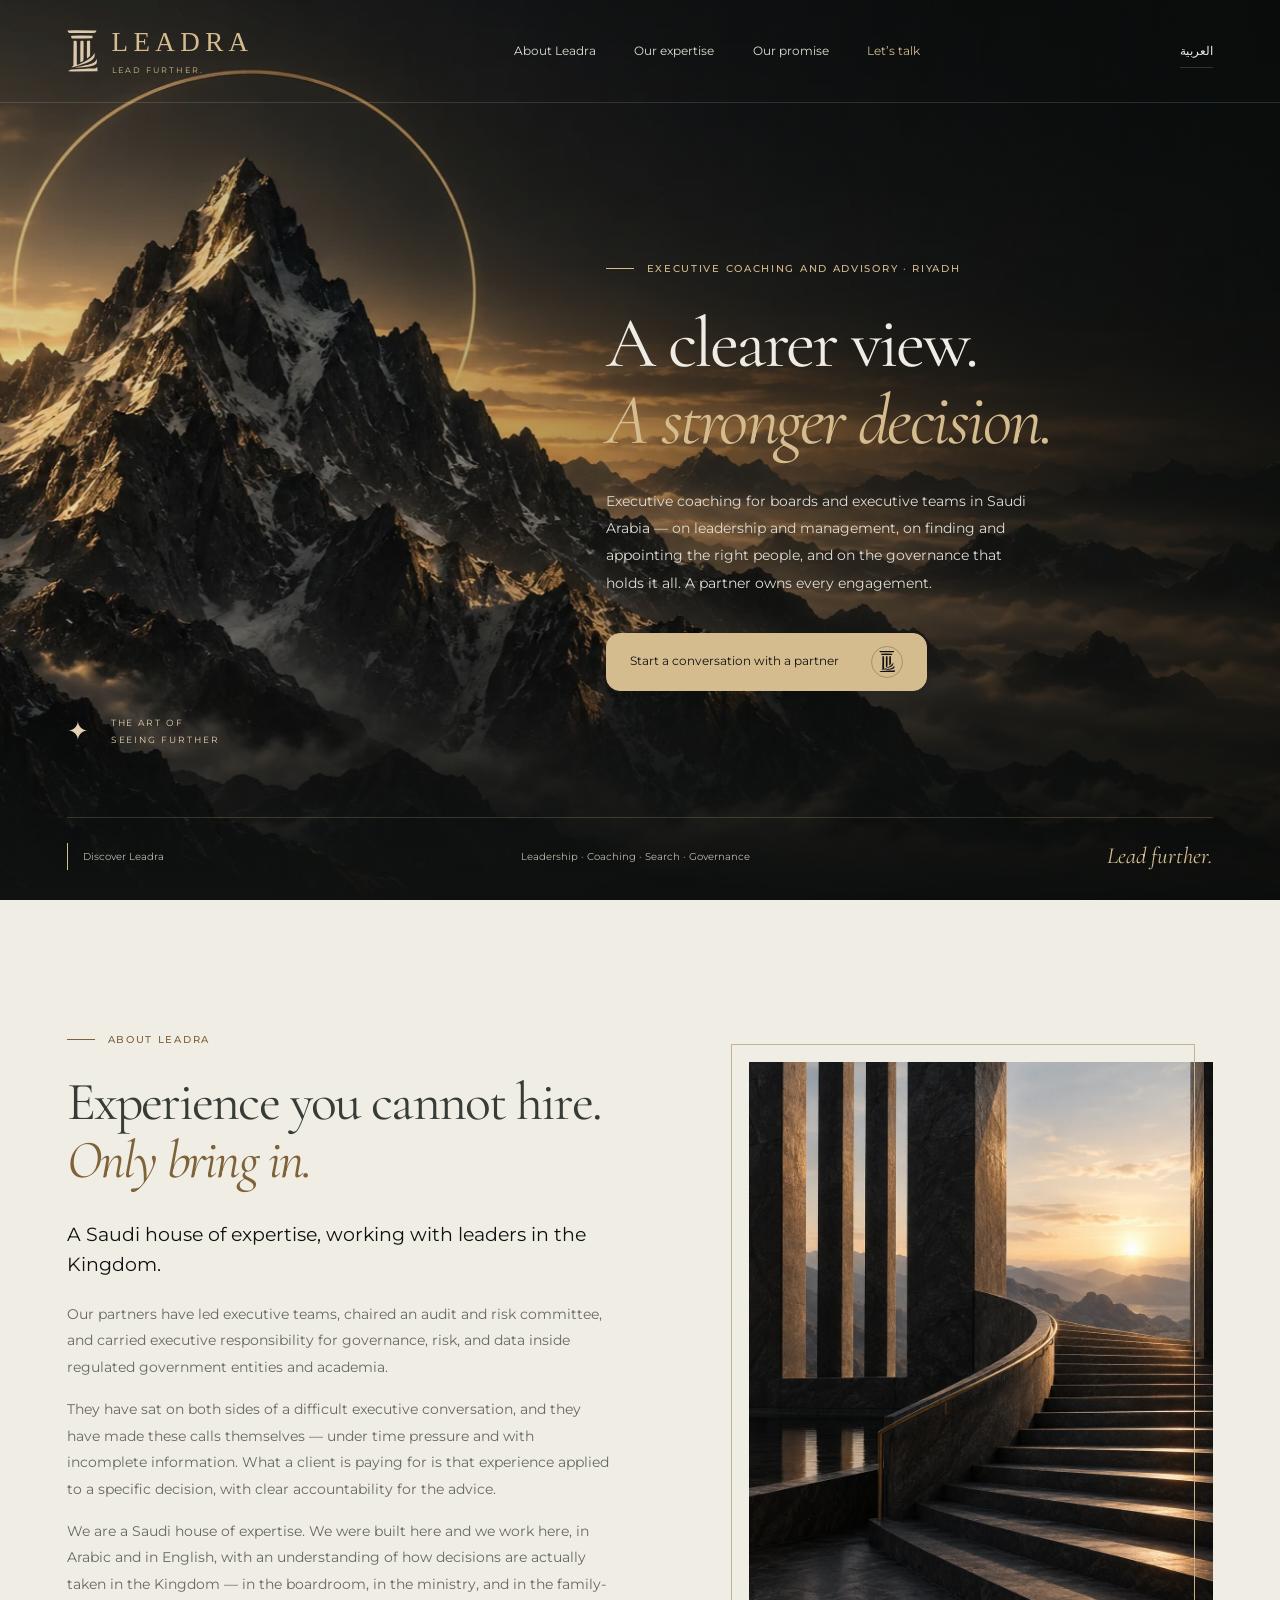
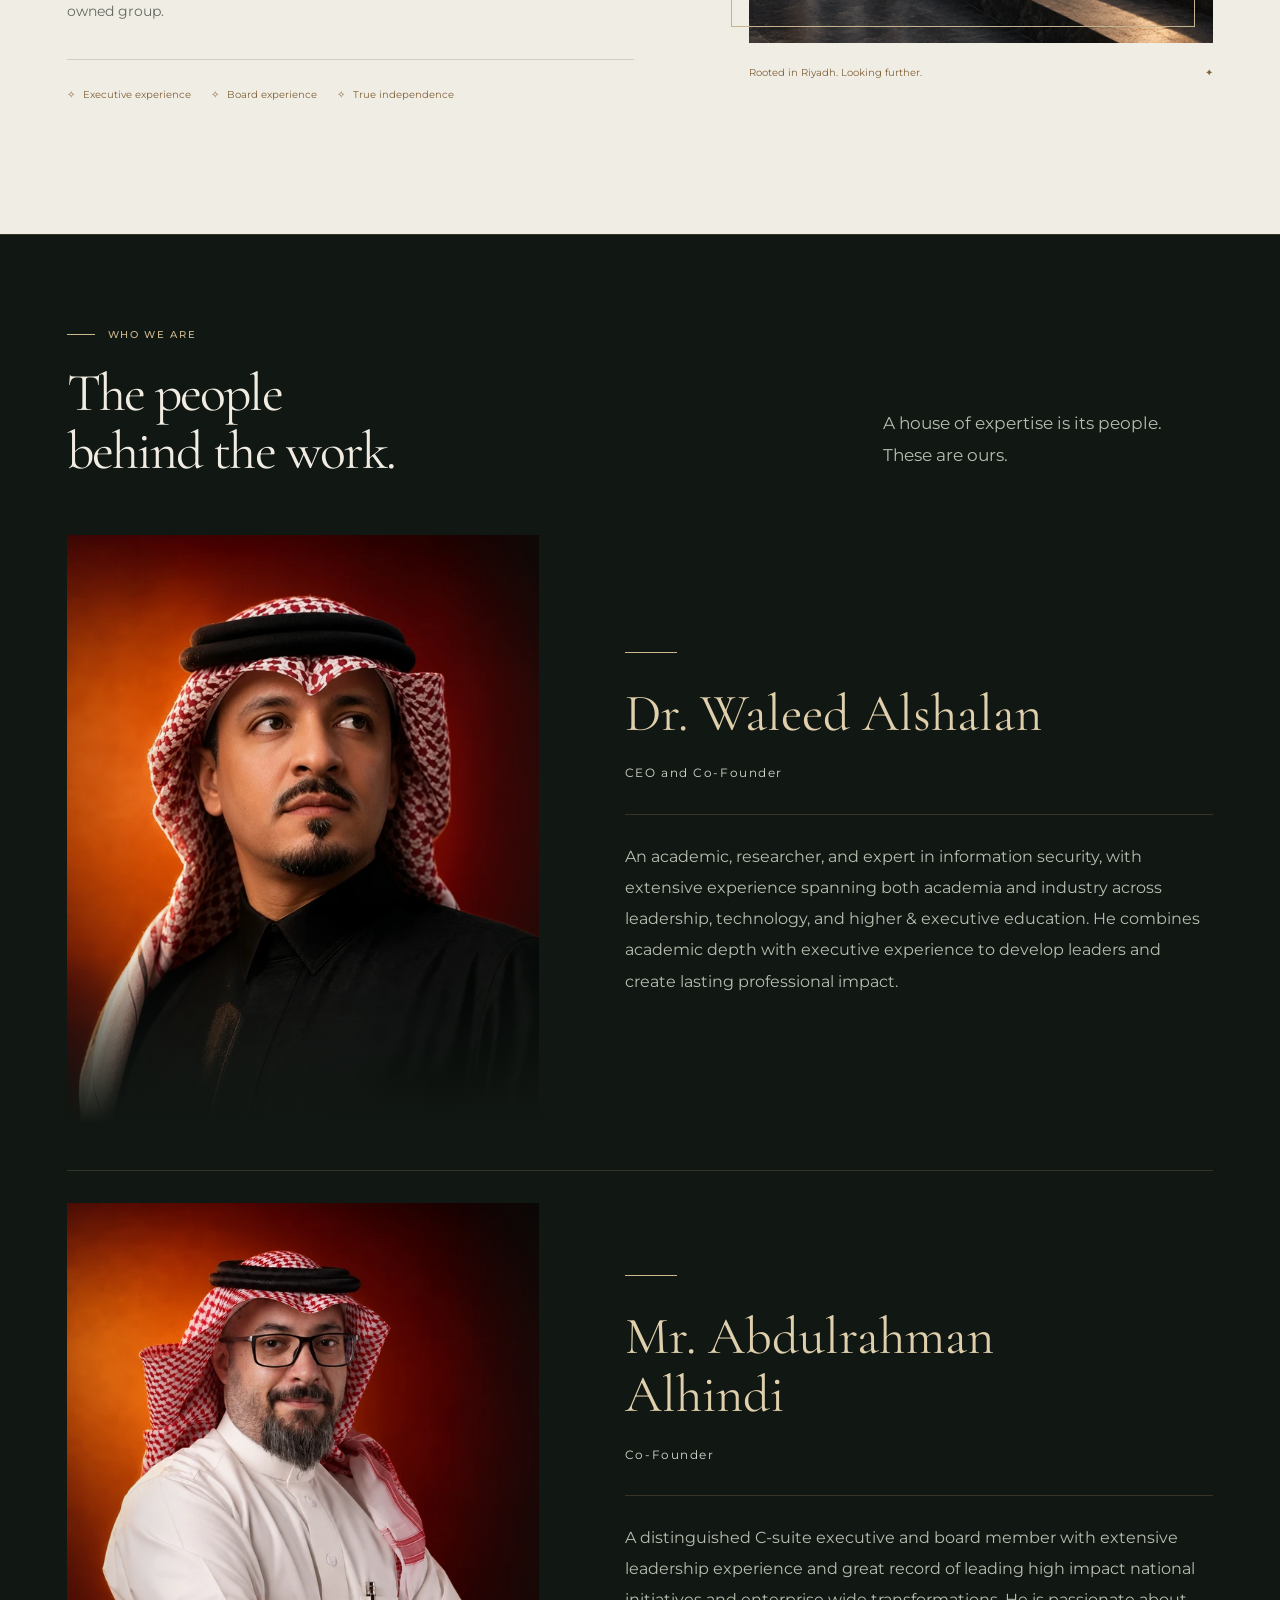
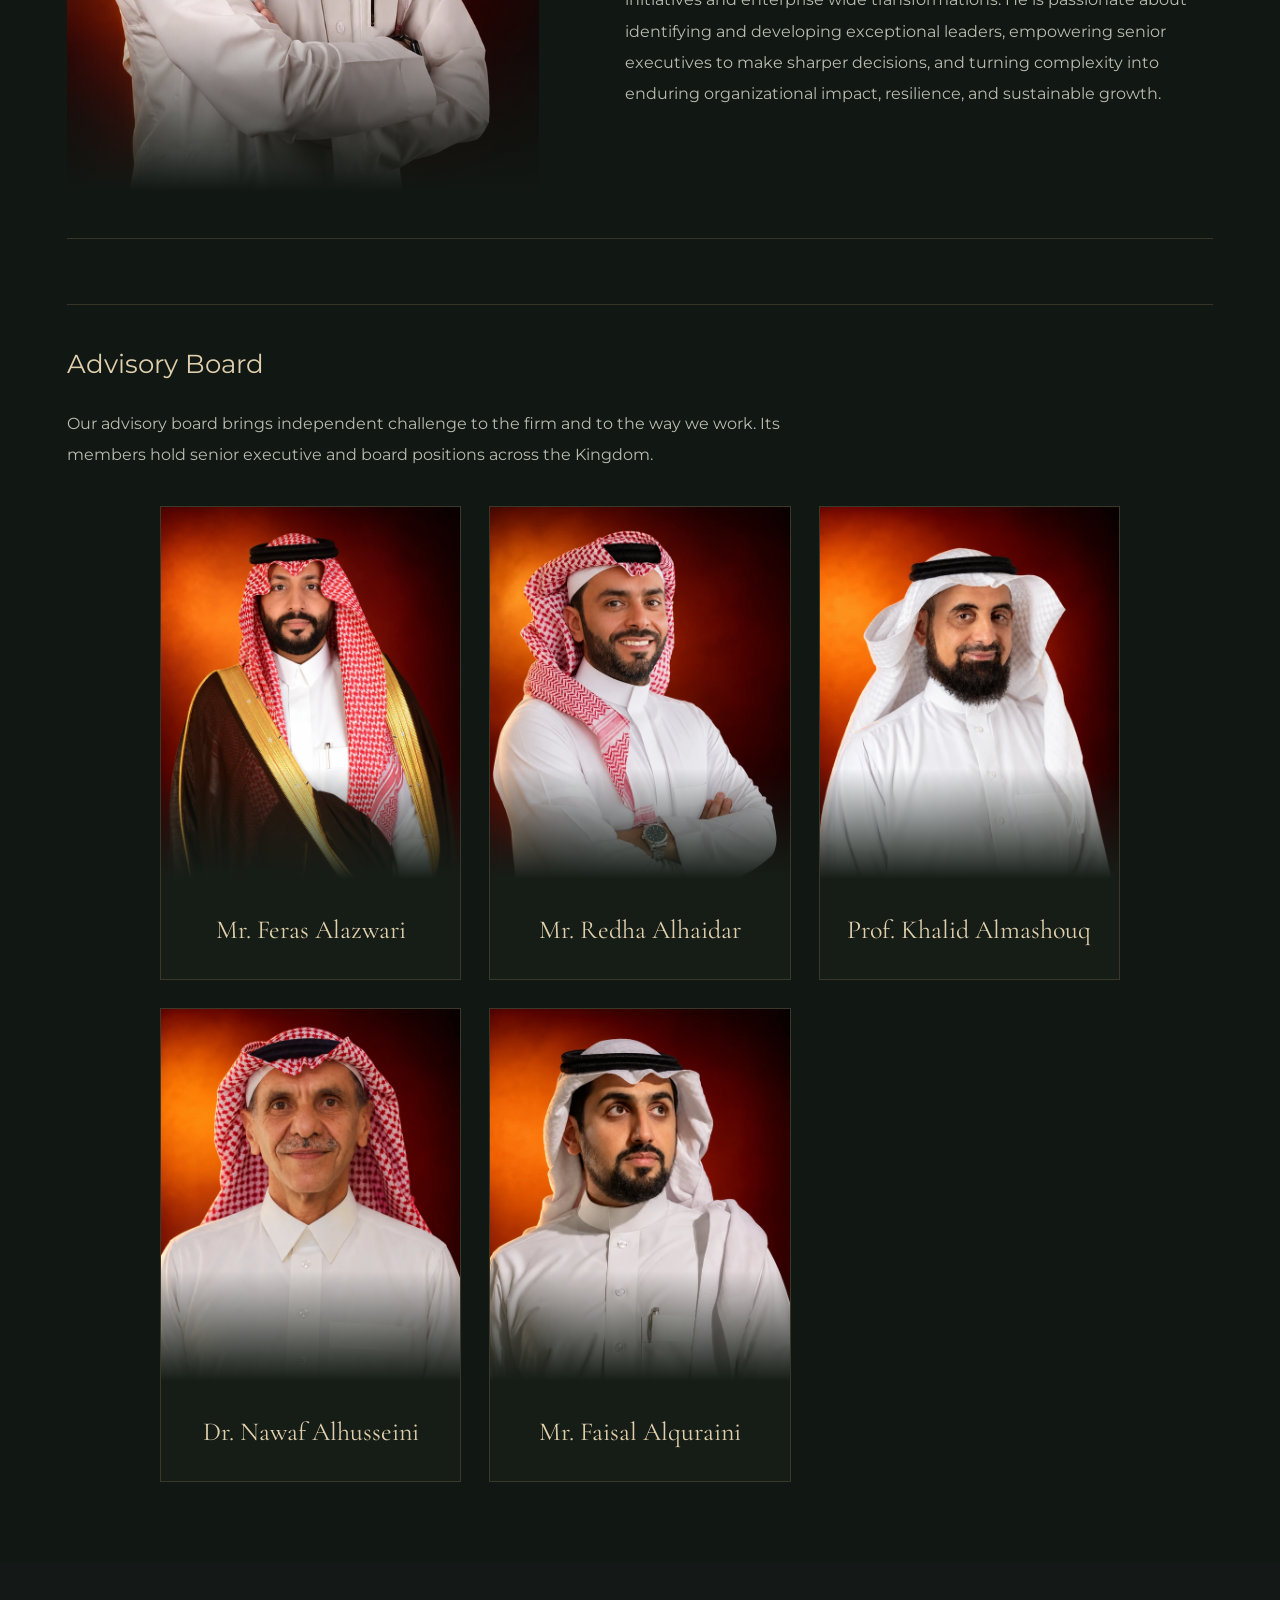
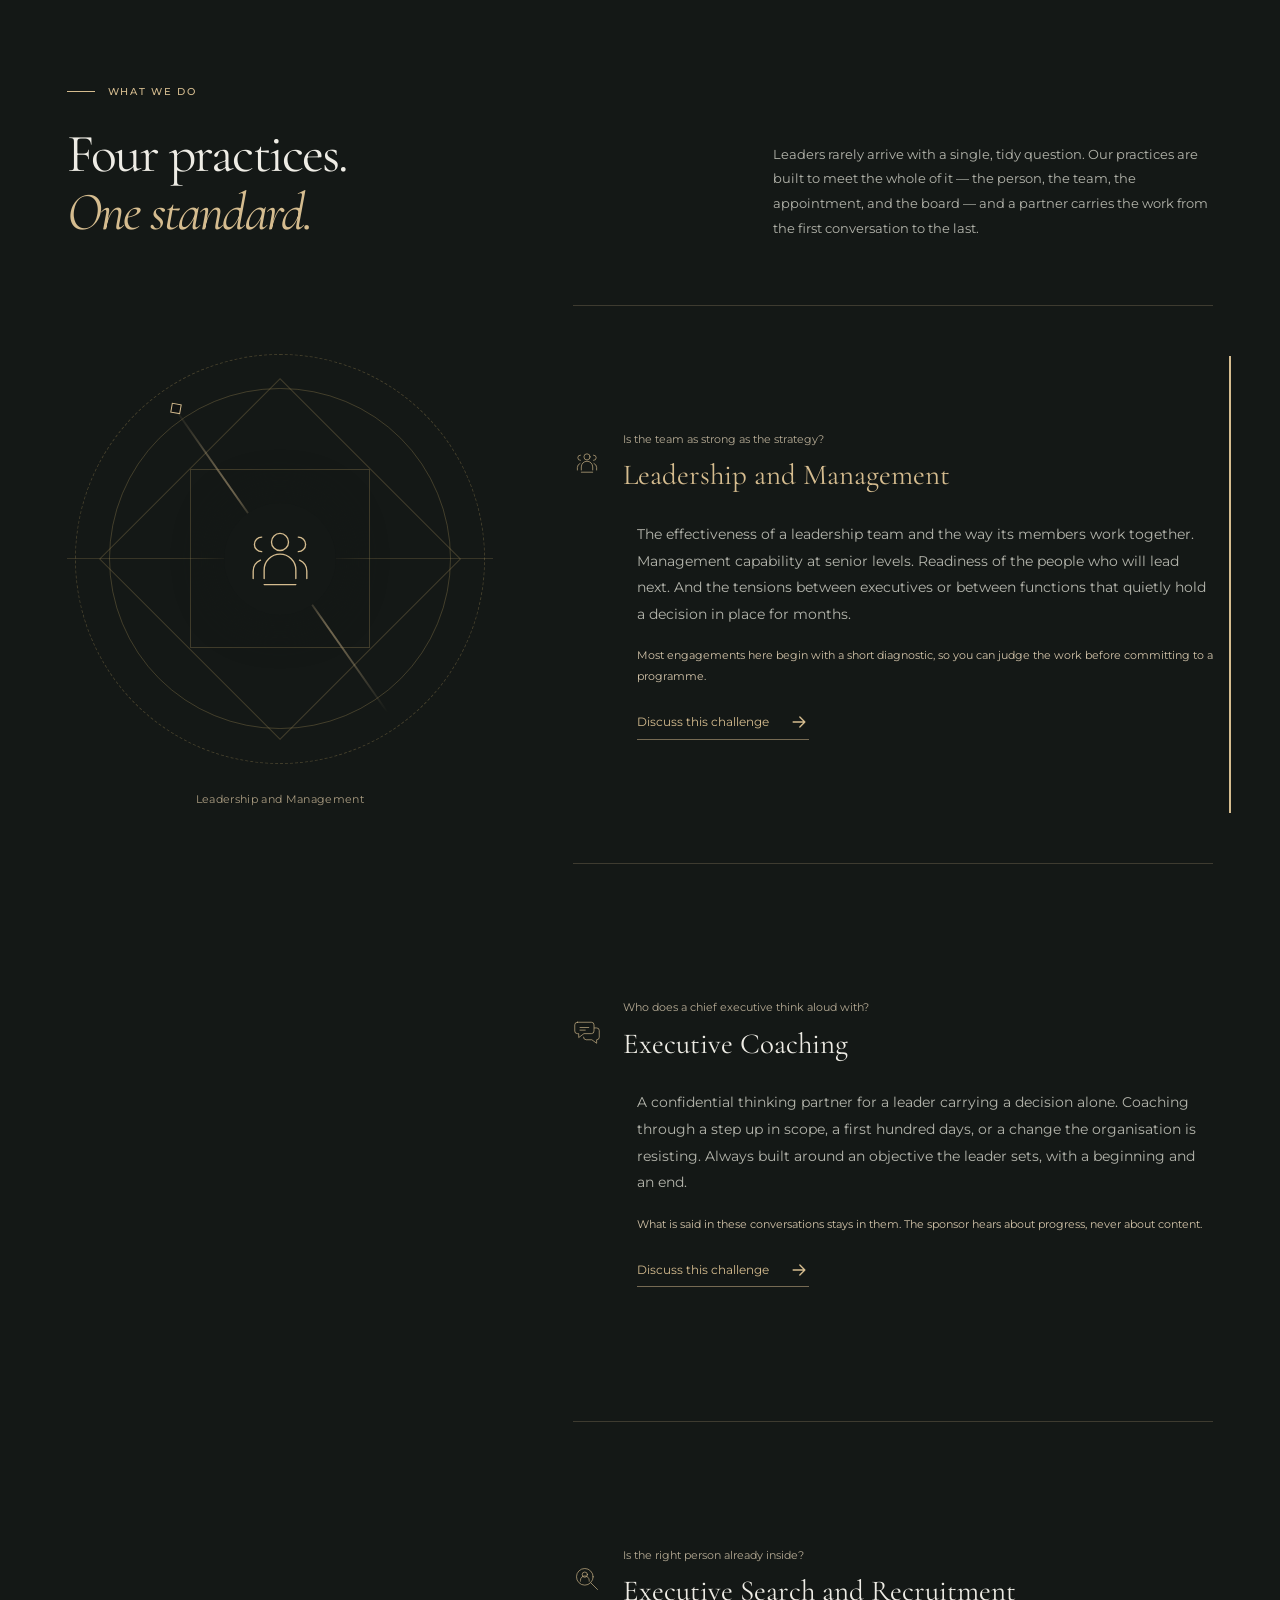
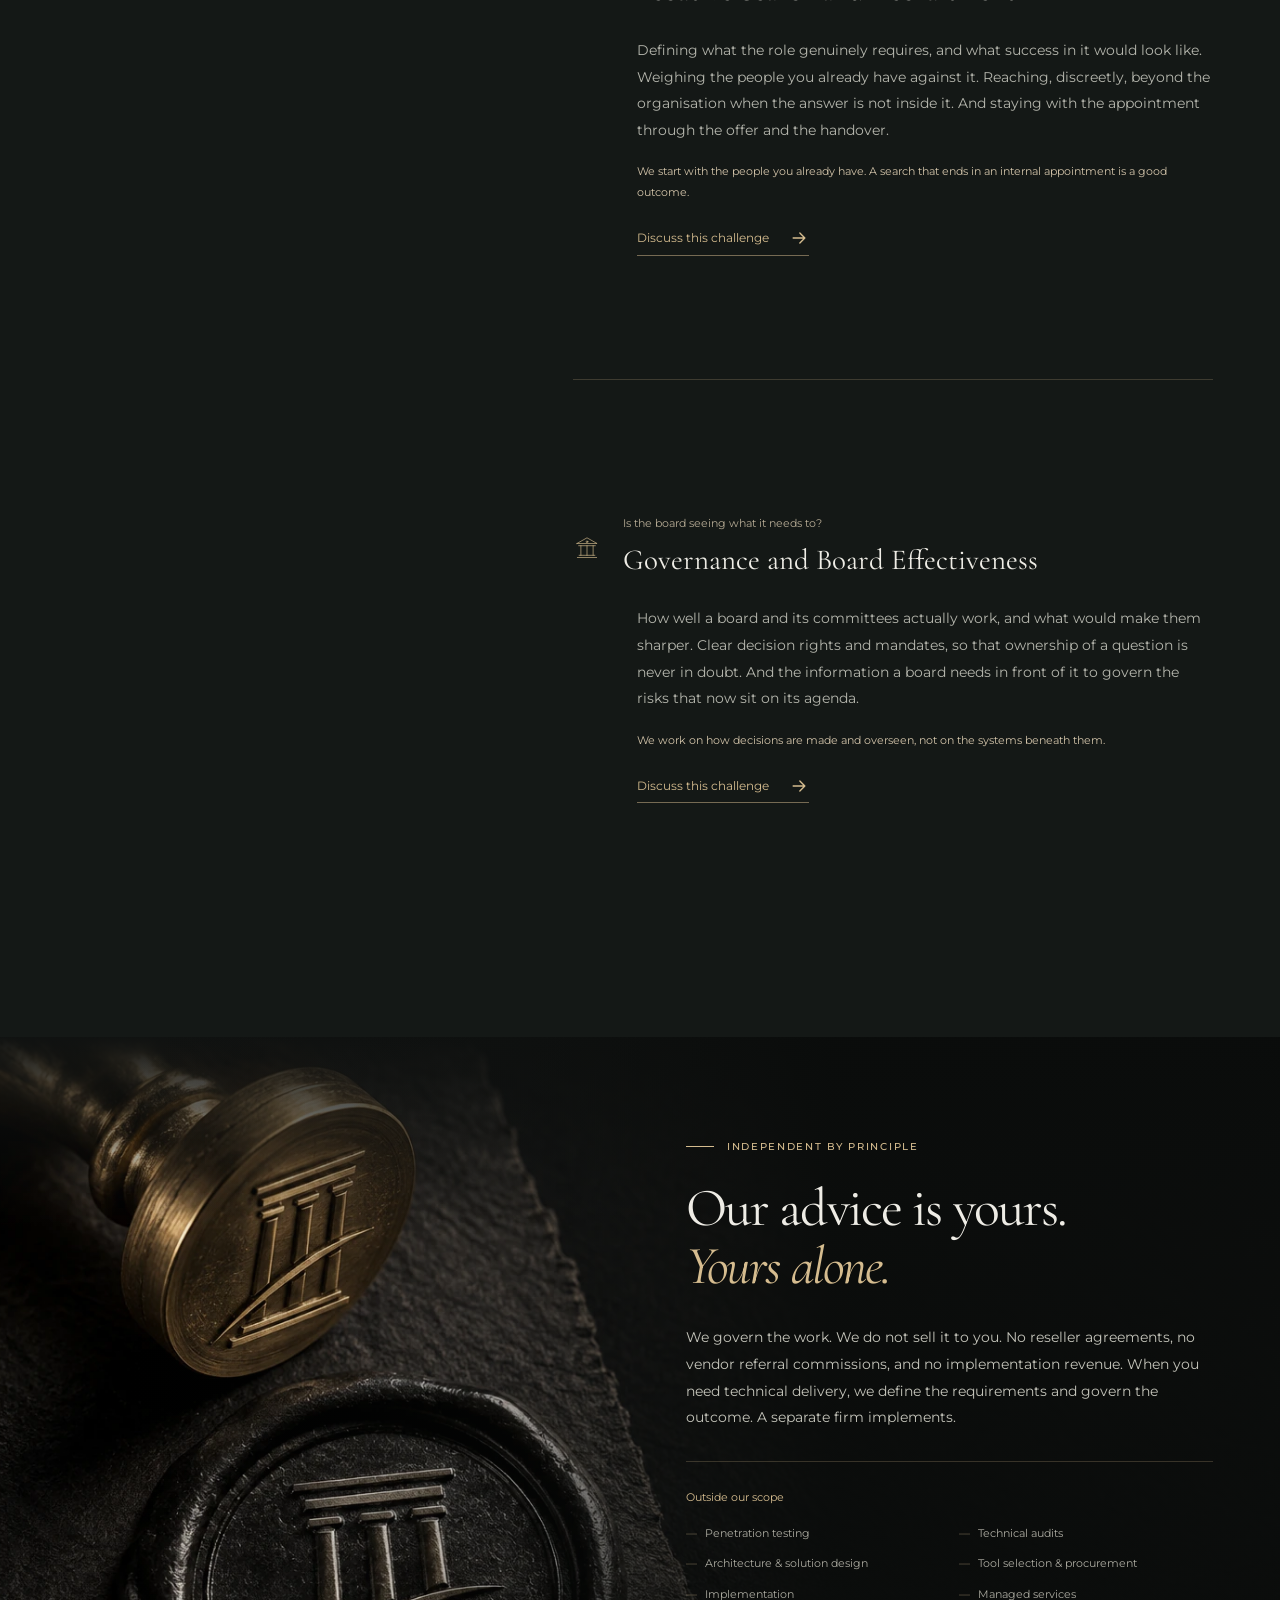
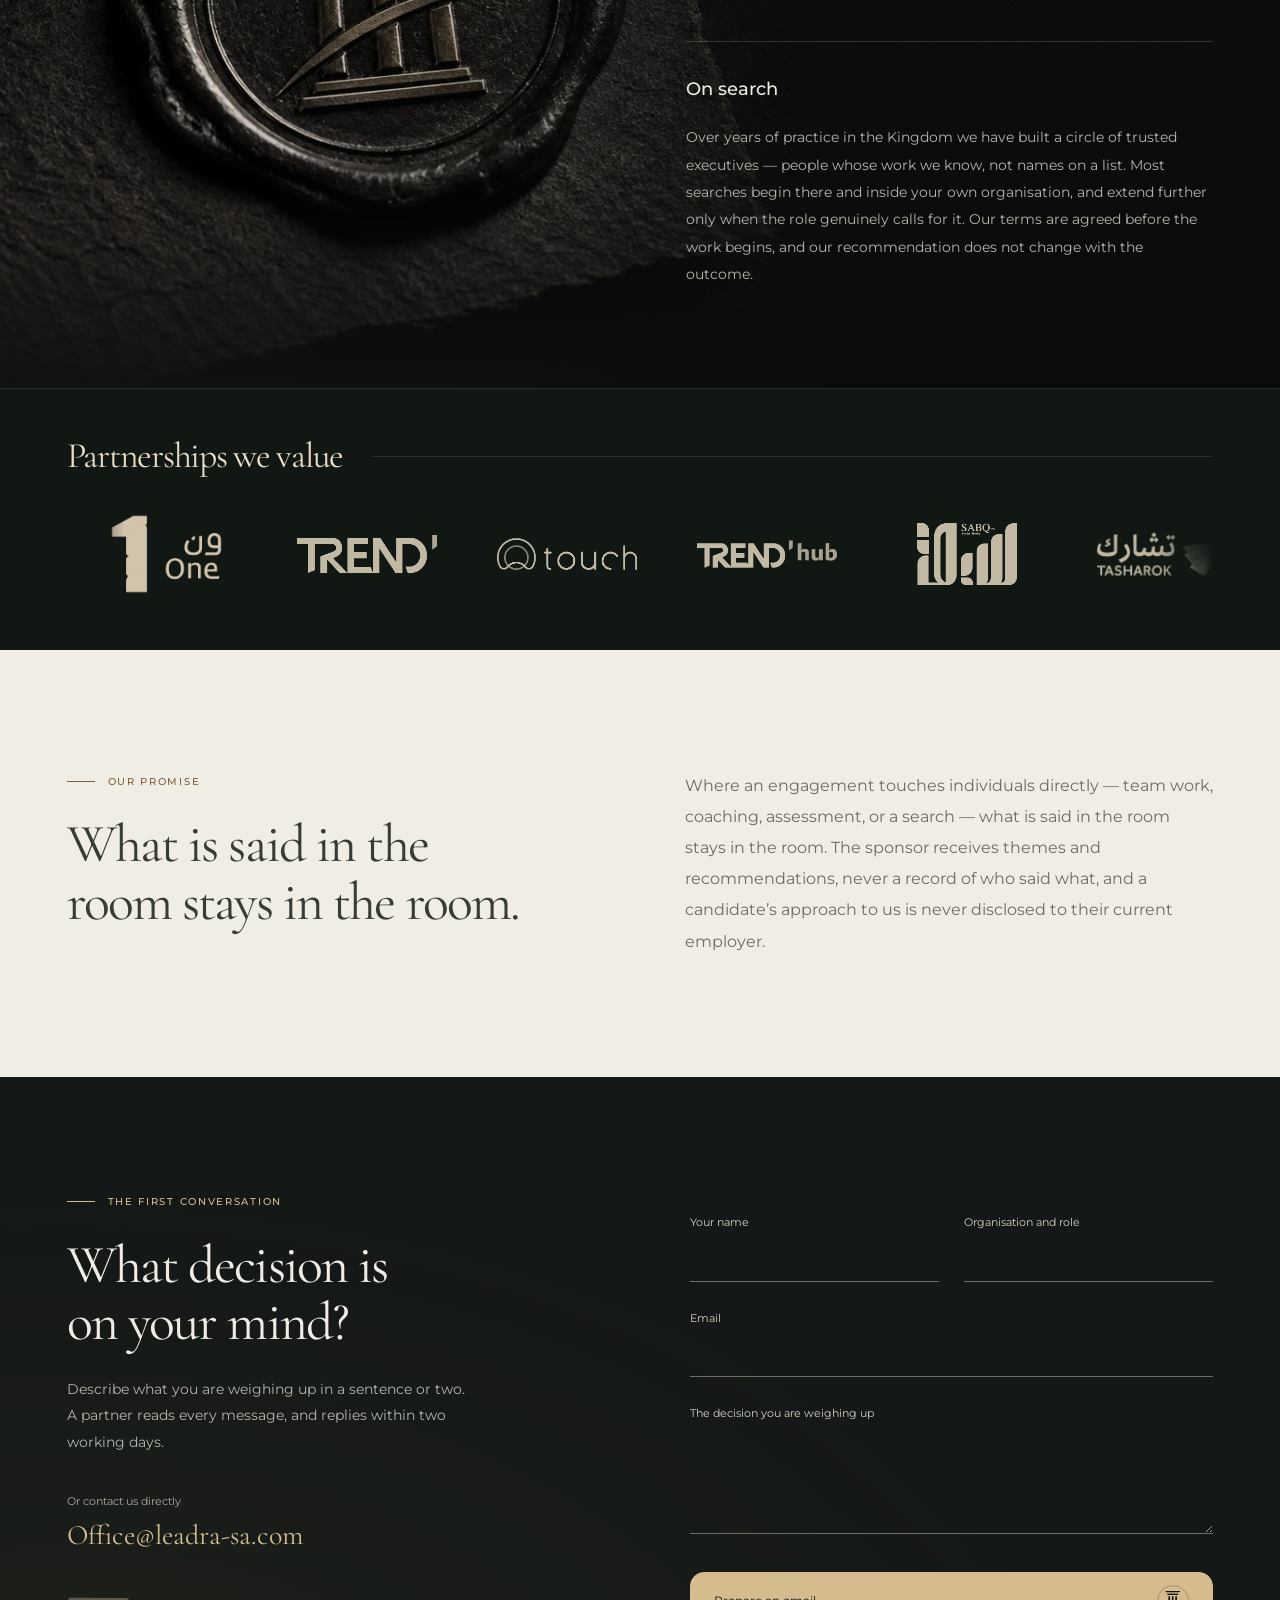
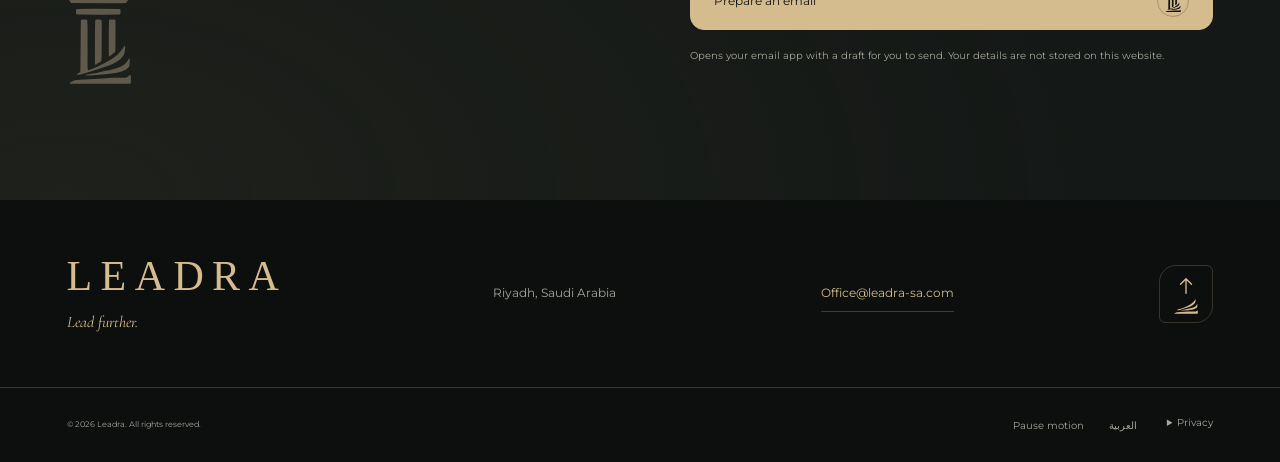
<file: index.html>
<!doctype html>
<html lang="en" dir="ltr"><head><meta charset="utf-8"><meta name="viewport" content="width=device-width,initial-scale=1"><meta name="theme-color" content="#101211"><title>Leadra — Executive coaching, leadership, search, and governance | Riyadh</title><meta name="description" content="A Saudi house of expertise working with boards and executive teams on leadership and management, executive coaching, executive search, and board effectiveness."><link rel="icon" type="image/svg+xml" href="assets/favicon.svg?v=2"><link rel="icon" type="image/png" sizes="32x32" href="assets/icon-32.png"><link rel="apple-touch-icon" sizes="180x180" href="assets/icon-180.png"><link rel="canonical" href="https://leadra-sa.com/"><meta property="og:type" content="website"><meta property="og:site_name" content="LEADRA"><meta property="og:locale" content="en_US"><meta property="og:title" content="Leadra — Executive coaching, leadership, search, and governance | Riyadh"><meta property="og:description" content="A Saudi house of expertise working with boards and executive teams on leadership and management, executive coaching, executive search, and board effectiveness."><meta property="og:url" content="https://leadra-sa.com/"><meta property="og:image" content="https://leadra-sa.com/assets/leadra-social.png"><meta property="og:image:type" content="image/png"><meta property="og:image:width" content="1200"><meta property="og:image:height" content="630"><meta property="og:image:alt" content="LEADRA — gold logo on a dark background"><meta name="twitter:card" content="summary_large_image"><meta name="twitter:title" content="Leadra — Executive coaching, leadership, search, and governance | Riyadh"><meta name="twitter:description" content="A Saudi house of expertise working with boards and executive teams on leadership and management, executive coaching, executive search, and board effectiveness."><meta name="twitter:image" content="https://leadra-sa.com/assets/leadra-social.png"><link rel="alternate" hreflang="ar" href="https://leadra-sa.com/index-ar.html"><link rel="alternate" hreflang="en" href="https://leadra-sa.com/"><link rel="preload" as="image" href="assets/editorial/summit.webp"><link rel="stylesheet" href="site.css?v=0bd4462b750d"><script src="site.js?v=f77f98cba923" defer></script><link rel="stylesheet" href="partners.css?v=3f4939108bc7"><link rel="alternate" hreflang="x-default" href="https://leadra-sa.com/"><script type="application/ld+json">{"@context":"https://schema.org","@graph":[{"@type":"Organization","@id":"https://leadra-sa.com/#organization","name":"Leadra","alternateName":"ليدرا","url":"https://leadra-sa.com/","logo":"https://leadra-sa.com/assets/icon-180.png","email":"Office@leadra-sa.com","address":{"@type":"PostalAddress","addressLocality":"Riyadh","addressCountry":"SA"}},{"@type":"WebSite","@id":"https://leadra-sa.com/#website","url":"https://leadra-sa.com/","name":"Leadra","alternateName":"ليدرا","publisher":{"@id":"https://leadra-sa.com/#organization"},"inLanguage":["en","ar"]},{"@type":"WebPage","@id":"https://leadra-sa.com/#webpage","url":"https://leadra-sa.com/","name":"Leadra — Executive coaching, leadership, search, and governance | Riyadh","inLanguage":"en","isPartOf":{"@id":"https://leadra-sa.com/#website"},"about":{"@id":"https://leadra-sa.com/#organization"}}]}</script><link rel="stylesheet" href="button-signature.css"></head>
<body><a class="skip" href="#main">Skip to content</a><div class="reading-progress" aria-hidden="true"></div>
<header class="header"><div class="header-inner"><a class="brand" href="index.html" aria-label="Leadra"><img src="assets/logo-champagne.svg" width="33" height="45" alt=""><span>LEADRA<small>LEAD FURTHER.</small></span></a><nav id="navigation" aria-label="Main navigation"><a href="#about">About Leadra</a><a href="#expertise">Our expertise</a><a href="#approach">Our promise</a><a href="#contact">Let’s talk</a></nav><div class="header-actions"><a class="language" href="index-ar.html" lang="ar">العربية</a><button class="menu-toggle" aria-expanded="false" aria-controls="navigation" aria-label="Menu"><span></span><span></span></button></div></div></header>
<main id="main">
<section class="hero" aria-labelledby="hero-title"><div class="hero-image" aria-hidden="true"></div><div class="hero-shade" aria-hidden="true"></div><div class="hero-inner"><div class="hero-copy"><p class="eyebrow entrance">Executive coaching and advisory · Riyadh</p><h1 id="hero-title" class="entrance">A clearer view. <br><em>A stronger decision.</em></h1><p class="hero-intro entrance">Executive coaching for boards and executive teams in Saudi Arabia — on leadership and management, on finding and appointing the right people, and on the governance that holds it all. A partner owns every engagement.</p><a class="button entrance" href="#contact">Start a conversation with a partner<span class="brand-button-seal" aria-hidden="true"><svg viewBox="0 0 742.31 1000"><path d="M727.26,891.17 L725.08,885.43 L719.62,887.00 L685.17,912.00 L672.51,917.95 L497.39,917.68 L451.25,922.60 L107.91,942.02 L90.46,945.54 L69.26,954.06 L40.22,969.37 L30.09,976.72 L28.18,981.42 L35.94,984.68 L126.97,985.97 L721.08,984.85 L726.93,981.58 L728.66,972.40 L729.46,925.49 Z"/><path d="M714.20,696.49 L710.91,696.58 L705.11,702.02 L687.62,733.42 L663.48,759.65 L651.28,769.31 L627.53,784.00 L598.08,797.18 L562.92,809.08 L482.68,831.45 L439.48,839.32 L322.52,866.45 L271.99,873.17 L247.06,879.14 L213.65,883.65 L205.72,887.35 L210.52,889.63 L229.34,890.78 L301.74,890.26 L439.94,879.14 L533.45,866.45 L583.36,857.22 L632.94,842.68 L657.36,833.12 L675.54,822.86 L696.29,807.62 L708.06,792.80 L712.99,778.29 L714.91,762.17 L716.09,718.74 Z"/><path d="M546.22,257.98 L521.62,255.98 L489.71,256.94 L482.97,259.55 L480.29,267.02 L478.46,294.08 L476.77,399.94 L476.63,618.71 L477.43,665.82 L479.36,672.66 L483.03,675.25 L493.63,671.34 L503.82,663.28 L544.40,626.63 L549.79,620.14 L552.00,613.94 L553.40,549.85 L553.89,278.98 L552.60,262.08 L550.92,259.37 Z"/><path d="M368.37,256.09 L341.31,257.00 L324.52,260.60 L321.55,277.71 L319.28,374.15 L318.52,709.18 L319.34,761.23 L321.22,768.43 L324.29,770.12 L335.60,766.51 L352.95,754.18 L382.23,737.12 L392.16,727.37 L395.16,681.66 L397.14,343.68 L395.09,265.09 L391.62,259.92 Z"/><path d="M230.45,259.66 L175.34,256.74 L161.77,258.42 L157.92,266.26 L152.52,848.06 L147.57,855.25 L114.42,875.05 L112.85,881.06 L117.46,885.23 L165.49,878.15 L281.94,844.49 L464.00,783.75 L522.56,760.62 L582.72,727.03 L617.96,698.95 L646.88,661.28 L659.91,624.34 L664.83,571.00 L658.42,553.14 L653.54,554.98 L638.37,583.02 L605.46,626.05 L569.92,661.09 L527.37,692.92 L451.40,738.25 L358.55,785.88 L248.51,831.17 L239.20,829.83 L235.09,808.18 L234.86,330.03 Z"/><path d="M611.23,153.88 L609.82,142.58 L606.66,137.05 L600.49,134.95 L323.85,133.88 L111.29,136.22 L105.15,140.82 L103.15,150.69 L102.65,172.95 L104.45,187.58 L107.42,195.66 L111.75,198.15 L129.26,199.69 L395.97,200.85 L597.68,198.03 L604.72,196.18 L608.94,189.91 L610.96,175.71 Z"/><path d="M704.37,16.97 L701.17,13.91 L599.08,10.32 L185.99,8.54 L28.14,9.48 L17.14,12.35 L15.09,17.77 L18.88,29.34 L42.77,64.98 L49.03,69.20 L470.99,72.37 L618.42,71.08 L668.86,67.89 L674.29,66.03 L680.63,59.03 L701.53,26.00 Z"/></svg></span></a></div><div class="hero-caption" aria-hidden="true"><span class="star">✦</span><span>THE ART OF<br>SEEING FURTHER</span></div></div><div class="hero-bottom"><a href="#about" class="scroll-cue"><span class="scroll-line" aria-hidden="true"></span>Discover Leadra</a><span class="hero-foot">Leadership · Coaching · Search · Governance</span><span class="signature">Lead further.</span></div></section>
<section class="about section-light" id="about"><div class="section-shell about-grid"><div class="about-copy"><p class="eyebrow reveal">About Leadra</p><h2 class="reveal">Experience you cannot hire. <br><em>Only bring in.</em></h2><p class="lead reveal">A Saudi house of expertise, working with leaders in the Kingdom.</p><p class="reveal">Our partners have led executive teams, chaired an audit and risk committee, and carried executive responsibility for governance, risk, and data inside regulated government entities and academia.</p><p class="reveal">They have sat on both sides of a difficult executive conversation, and they have made these calls themselves — under time pressure and with incomplete information. What a client is paying for is that experience applied to a specific decision, with clear accountability for the advice.</p><p class="reveal">We are a Saudi house of expertise. We were built here and we work here, in Arabic and in English, with an understanding of how decisions are actually taken in the Kingdom — in the boardroom, in the ministry, and in the family-owned group.</p><div class="expertise-tags reveal"><span>Executive experience</span><span>Board experience</span><span>True independence</span></div></div><figure class="architecture reveal"><div class="image-window"><img src="assets/editorial/perspective.webp" width="1024" height="1536" loading="lazy" alt="A curved stair between stone pillars opens onto a sunlit mountain horizon"></div><figcaption><span>Rooted in Riyadh. Looking further.</span><span aria-hidden="true">✦</span></figcaption></figure></div></section>
<section id="people" class="people section-light" aria-labelledby="people-title"><div class="section-shell people-grid"><div class="people-heading"><p class="eyebrow reveal">Who we are</p><h2 id="people-title" class="reveal">The people behind the work.</h2><p class="lead reveal">A house of expertise is its people. These are ours.</p></div><div class="founder-cards reveal"><article class="person-card person-card--profile" aria-labelledby="waleed-name"><figure class="profile-portrait"><img src="assets/team/waleed-alshalan-960.webp" srcset="assets/team/waleed-alshalan-640.webp 640w, assets/team/waleed-alshalan-960.webp 960w, assets/team/waleed-alshalan-1440.webp 1440w" sizes="(max-width:600px) 90vw, (max-width:900px) 40vw, 42vw" width="2046" height="3074" loading="lazy" decoding="async" alt="Dr. Waleed Alshalan"></figure><div class="person-card-copy"><h3 class="person-card-name" id="waleed-name">Dr. Waleed Alshalan</h3><p class="person-card-role">CEO and Co-Founder</p><p class="person-card-bio">An academic, researcher, and expert in information security, with extensive experience spanning both academia and industry across leadership, technology, and higher &amp; executive education. He combines academic depth with executive experience to develop leaders and create lasting professional impact.</p></div></article><article class="person-card person-card--profile" aria-labelledby="alhindi-name"><figure class="profile-portrait"><img src="assets/team/abdulrahman-alhindi-960.webp" srcset="assets/team/abdulrahman-alhindi-640.webp 640w, assets/team/abdulrahman-alhindi-960.webp 960w, assets/team/abdulrahman-alhindi-1024.webp 1024w" sizes="(max-width:600px) 90vw, (max-width:900px) 40vw, 42vw" width="1024" height="1536" loading="lazy" decoding="async" alt="Mr. Abdulrahman Alhindi"></figure><div class="person-card-copy"><h3 class="person-card-name" id="alhindi-name">Mr. Abdulrahman Alhindi</h3><p class="person-card-role">Co-Founder</p><p class="person-card-bio">A distinguished C-suite executive and board member with extensive leadership experience and great record of leading high impact national initiatives and enterprise wide transformations. He is passionate about identifying and developing exceptional leaders, empowering senior executives to make sharper decisions, and turning complexity into enduring organizational impact, resilience, and sustainable growth.</p></div></article></div><div class="advisory-copy reveal"><h3>Advisory Board</h3><p>Our advisory board brings independent challenge to the firm and to the way we work. Its members hold senior executive and board positions across the Kingdom.</p><div class="advisory-cards"><article class="person-card person-card--profile" aria-labelledby="feras-name"><figure class="profile-portrait"><img src="assets/team/feras-alazwari-960.webp" srcset="assets/team/feras-alazwari-640.webp 640w, assets/team/feras-alazwari-960.webp 960w, assets/team/feras-alazwari-1024.webp 1024w" sizes="(max-width:600px) 90vw, (max-width:900px) 40vw, 42vw" width="1024" height="1536" loading="lazy" decoding="async" alt="Mr. Feras Alazwari"></figure><div class="person-card-copy"><h3 class="person-card-name" id="feras-name">Mr. Feras Alazwari</h3></div></article><article class="person-card person-card--profile" aria-labelledby="redha-alhaidar-name"><figure class="profile-portrait"><img src="assets/team/redha-alhaidar-960.webp" srcset="assets/team/redha-alhaidar-640.webp 640w, assets/team/redha-alhaidar-960.webp 960w, assets/team/redha-alhaidar-1024.webp 1024w" sizes="(max-width:600px) 85vw, 300px" width="1024" height="1536" loading="lazy" decoding="async" alt="Mr. Redha Alhaidar"></figure><div class="person-card-copy"><h3 class="person-card-name" id="redha-alhaidar-name">Mr. Redha Alhaidar</h3></div></article><article class="person-card person-card--profile" aria-labelledby="khalid-almashouq-name"><figure class="profile-portrait"><img src="assets/team/khalid-almashouq-960.webp" srcset="assets/team/khalid-almashouq-640.webp 640w, assets/team/khalid-almashouq-960.webp 960w, assets/team/khalid-almashouq-1024.webp 1024w" sizes="(max-width:600px) 170px, 300px" width="1024" height="1536" loading="lazy" decoding="async" alt="Prof. Khalid Almashouq"></figure><div class="person-card-copy"><h3 class="person-card-name" id="khalid-almashouq-name">Prof. Khalid Almashouq</h3></div></article><article class="person-card person-card--profile" aria-labelledby="nawaf-alhusseini-name"><figure class="profile-portrait"><img src="assets/team/nawaf-alhusseini-960.webp" srcset="assets/team/nawaf-alhusseini-640.webp 640w, assets/team/nawaf-alhusseini-960.webp 960w, assets/team/nawaf-alhusseini-1024.webp 1024w" sizes="(max-width:600px) 170px, 300px" width="1024" height="1536" loading="lazy" decoding="async" alt="Dr. Nawaf Alhusseini"></figure><div class="person-card-copy"><h3 class="person-card-name" id="nawaf-alhusseini-name">Dr. Nawaf Alhusseini</h3></div></article><article class="person-card person-card--profile" aria-labelledby="faisal-alquraini-name"><figure class="profile-portrait"><img src="assets/team/faisal-alquraini-960.webp" srcset="assets/team/faisal-alquraini-640.webp 640w, assets/team/faisal-alquraini-960.webp 960w, assets/team/faisal-alquraini-1024.webp 1024w" sizes="(max-width:600px) 85vw, 300px" width="1024" height="1536" loading="lazy" decoding="async" alt="Mr. Faisal Alquraini"></figure><div class="person-card-copy"><h3 class="person-card-name" id="faisal-alquraini-name">Mr. Faisal Alquraini</h3></div></article></div></div></div></section><section class="expertise" id="expertise"><div class="section-shell"><div class="section-heading"><div><p class="eyebrow reveal">What we do</p><h2 class="reveal">Four practices. <br><em>One standard.</em></h2></div><p class="section-intro reveal">Leaders rarely arrive with a single, tidy question. Our practices are built to meet the whole of it — the person, the team, the appointment, and the board — and a partner carries the work from the first conversation to the last.</p></div><div class="expertise-grid"><div class="compass-art" data-active="0" aria-hidden="true"><div class="compass-orbit orbit-outer"></div><div class="compass-orbit orbit-inner"></div><div class="compass-cross"></div><div class="compass-needle"></div><div class="compass-core"><span class="compass-glyph glyph-0"><svg width="24" height="24" viewbox="0 0 64 64" fill="none" stroke="currentColor" stroke-width="1.5" stroke-linecap="round" stroke-linejoin="round" aria-hidden="true"><circle cx="32" cy="18" r="7"></circle><path d="M19 48v-7a13 13 0 0 1 26 0v7M10 48v-6a10 10 0 0 1 6-9m38 15v-6a10 10 0 0 0-6-9"></path><path d="M17 14a6 6 0 0 0 0 12m30-12a6 6 0 0 1 0 12M19 53h26"></path></svg></span><span class="compass-glyph glyph-1"><svg width="24" height="24" viewbox="0 0 64 64" fill="none" stroke="currentColor" stroke-width="1.5" stroke-linecap="round" stroke-linejoin="round" aria-hidden="true"><path d="M10 12h32a6 6 0 0 1 6 6v14a6 6 0 0 1-6 6H25l-12 9V38h-3a6 6 0 0 1-6-6V18a6 6 0 0 1 6-6Z"></path><path d="M49 25h5a6 6 0 0 1 6 6v15a6 6 0 0 1-6 6v8l-11-8H30a6 6 0 0 1-6-6M16 24h20M16 30h12"></path></svg></span><span class="compass-glyph glyph-2"><svg width="24" height="24" viewbox="0 0 64 64" fill="none" stroke="currentColor" stroke-width="1.5" stroke-linecap="round" stroke-linejoin="round" aria-hidden="true"><circle cx="27" cy="27" r="19"></circle><path d="m41 41 15 15"></path><circle cx="27" cy="22" r="6"></circle><path d="M17 37v-2a10 10 0 0 1 20 0v2"></path></svg></span><span class="compass-glyph glyph-3"><svg width="24" height="24" viewbox="0 0 64 64" fill="none" stroke="currentColor" stroke-width="1.5" stroke-linecap="round" stroke-linejoin="round" aria-hidden="true"><path d="M9 24 32 11l23 13H9Z"></path><path d="M13 29h38M14 51h36M10 56h44M18 29v22m14-22v22m14-22v22"></path><circle cx="32" cy="20" r="2"></circle></svg></span></div><div class="compass-caption"><span class="compass-label label-0">Leadership and Management</span><span class="compass-label label-1">Executive Coaching</span><span class="compass-label label-2">Executive Search and Recruitment</span><span class="compass-label label-3">Governance and Board Effectiveness</span></div></div><div class="practices"><article class="practice" id="practice-0" aria-labelledby="practice-title-0"><div class="practice-heading"><span class="practice-icon" aria-hidden="true"><svg width="24" height="24" viewbox="0 0 64 64" fill="none" stroke="currentColor" stroke-width="1.5" stroke-linecap="round" stroke-linejoin="round" aria-hidden="true"><circle cx="32" cy="18" r="7"></circle><path d="M19 48v-7a13 13 0 0 1 26 0v7M10 48v-6a10 10 0 0 1 6-9m38 15v-6a10 10 0 0 0-6-9"></path><path d="M17 14a6 6 0 0 0 0 12m30-12a6 6 0 0 1 0 12M19 53h26"></path></svg></span><div><p class="practice-question">Is the team as strong as the strategy?</p><h3 id="practice-title-0">Leadership and Management</h3></div></div><div class="practice-content"><p>The effectiveness of a leadership team and the way its members work together. Management capability at senior levels. Readiness of the people who will lead next. And the tensions between executives or between functions that quietly hold a decision in place for months.</p><p class="who">Most engagements here begin with a short diagnostic, so you can judge the work before committing to a programme.</p><a class="text-link" href="#contact">Discuss this challenge <span class="arrow" aria-hidden="true"><svg width="20" height="20" viewbox="0 0 24 24" fill="none" stroke="currentColor" stroke-width="1.65" stroke-linecap="round" stroke-linejoin="round" focusable="false" aria-hidden="true"><path d="M5 12h14m-6-6 6 6-6 6"></path></svg></span></a></div></article><article class="practice" id="practice-1" aria-labelledby="practice-title-1"><div class="practice-heading"><span class="practice-icon" aria-hidden="true"><svg width="24" height="24" viewbox="0 0 64 64" fill="none" stroke="currentColor" stroke-width="1.5" stroke-linecap="round" stroke-linejoin="round" aria-hidden="true"><path d="M10 12h32a6 6 0 0 1 6 6v14a6 6 0 0 1-6 6H25l-12 9V38h-3a6 6 0 0 1-6-6V18a6 6 0 0 1 6-6Z"></path><path d="M49 25h5a6 6 0 0 1 6 6v15a6 6 0 0 1-6 6v8l-11-8H30a6 6 0 0 1-6-6M16 24h20M16 30h12"></path></svg></span><div><p class="practice-question">Who does a chief executive think aloud with?</p><h3 id="practice-title-1">Executive Coaching</h3></div></div><div class="practice-content"><p>A confidential thinking partner for a leader carrying a decision alone. Coaching through a step up in scope, a first hundred days, or a change the organisation is resisting. Always built around an objective the leader sets, with a beginning and an end.</p><p class="who">What is said in these conversations stays in them. The sponsor hears about progress, never about content.</p><a class="text-link" href="#contact">Discuss this challenge <span class="arrow" aria-hidden="true"><svg width="20" height="20" viewbox="0 0 24 24" fill="none" stroke="currentColor" stroke-width="1.65" stroke-linecap="round" stroke-linejoin="round" focusable="false" aria-hidden="true"><path d="M5 12h14m-6-6 6 6-6 6"></path></svg></span></a></div></article><article class="practice" id="practice-2" aria-labelledby="practice-title-2"><div class="practice-heading"><span class="practice-icon" aria-hidden="true"><svg width="24" height="24" viewbox="0 0 64 64" fill="none" stroke="currentColor" stroke-width="1.5" stroke-linecap="round" stroke-linejoin="round" aria-hidden="true"><circle cx="27" cy="27" r="19"></circle><path d="m41 41 15 15"></path><circle cx="27" cy="22" r="6"></circle><path d="M17 37v-2a10 10 0 0 1 20 0v2"></path></svg></span><div><p class="practice-question">Is the right person already inside?</p><h3 id="practice-title-2">Executive Search and Recruitment</h3></div></div><div class="practice-content"><p>Defining what the role genuinely requires, and what success in it would look like. Weighing the people you already have against it. Reaching, discreetly, beyond the organisation when the answer is not inside it. And staying with the appointment through the offer and the handover.</p><p class="who">We start with the people you already have. A search that ends in an internal appointment is a good outcome.</p><a class="text-link" href="#contact">Discuss this challenge <span class="arrow" aria-hidden="true"><svg width="20" height="20" viewbox="0 0 24 24" fill="none" stroke="currentColor" stroke-width="1.65" stroke-linecap="round" stroke-linejoin="round" focusable="false" aria-hidden="true"><path d="M5 12h14m-6-6 6 6-6 6"></path></svg></span></a></div></article><article class="practice" id="practice-3" aria-labelledby="practice-title-3"><div class="practice-heading"><span class="practice-icon" aria-hidden="true"><svg width="24" height="24" viewbox="0 0 64 64" fill="none" stroke="currentColor" stroke-width="1.5" stroke-linecap="round" stroke-linejoin="round" aria-hidden="true"><path d="M9 24 32 11l23 13H9Z"></path><path d="M13 29h38M14 51h36M10 56h44M18 29v22m14-22v22m14-22v22"></path><circle cx="32" cy="20" r="2"></circle></svg></span><div><p class="practice-question">Is the board seeing what it needs to?</p><h3 id="practice-title-3">Governance and Board Effectiveness</h3></div></div><div class="practice-content"><p>How well a board and its committees actually work, and what would make them sharper. Clear decision rights and mandates, so that ownership of a question is never in doubt. And the information a board needs in front of it to govern the risks that now sit on its agenda.</p><p class="who">We work on how decisions are made and overseen, not on the systems beneath them.</p><a class="text-link" href="#contact">Discuss this challenge <span class="arrow" aria-hidden="true"><svg width="20" height="20" viewbox="0 0 24 24" fill="none" stroke="currentColor" stroke-width="1.65" stroke-linecap="round" stroke-linejoin="round" focusable="false" aria-hidden="true"><path d="M5 12h14m-6-6 6 6-6 6"></path></svg></span></a></div></article></div></div></div></section>
<section class="independence" id="independence"><div class="seal-image" aria-hidden="true"></div><div class="section-shell independence-inner"><div class="independence-copy"><p class="eyebrow reveal">Independent by principle</p><h2 class="reveal">Our advice is yours.<br><em>Yours alone.</em></h2><p class="reveal">We govern the work. We do not sell it to you. No reseller agreements, no vendor referral commissions, and no implementation revenue. When you need technical delivery, we define the requirements and govern the outcome. A separate firm implements.</p><div class="scope reveal"><h3>Outside our scope</h3><ul><li>Penetration testing</li><li>Technical audits</li><li>Architecture &amp; solution design</li><li>Tool selection &amp; procurement</li><li>Implementation</li><li>Managed services</li></ul></div><div class="search-note reveal"><h3>On search</h3><p>Over years of practice in the Kingdom we have built a circle of trusted executives — people whose work we know, not names on a list. Most searches begin there and inside your own organisation, and extend further only when the role genuinely calls for it. Our terms are agreed before the work begins, and our recommendation does not change with the outcome.</p></div></div></div></section>
<section id="partners" class="partners-sample" aria-labelledby="partners-title"><div class="section-shell"><div class="partners-heading"><h2 id="partners-title">Partnerships we value</h2></div><svg width="0" height="0" aria-hidden="true" style="position:absolute"><defs><filter id="company-paper" color-interpolation-filters="sRGB"><feColorMatrix values="0 0 0 0 0 0 0 0 0 0 0 0 0 0 0 -.33 -.34 -.33 0 1"/><feComponentTransfer result="ink"><feFuncA type="linear" slope="1.4" intercept="0"/></feComponentTransfer><feFlood flood-color="#e8ddc5"/><feComposite operator="in" in2="ink"/></filter><filter id="company-dark" color-interpolation-filters="sRGB"><feColorMatrix values="0 0 0 0 0 0 0 0 0 0 0 0 0 0 0 0 1.4 0 0 -.3"/><feComponentTransfer result="ink"><feFuncA type="linear" slope="1.4" intercept="0"/></feComponentTransfer><feFlood flood-color="#e8ddc5"/><feComposite operator="in" in2="ink"/></filter></defs></svg><div class="partners-ribbon" tabindex="0" role="region" aria-label="Partner logos — scroll to explore"><div class="partners-track"><div class="partners-group"><div class="partner-mark"><img src="assets/companies/one.png" alt="One Group" width="1120" height="799" loading="lazy" decoding="async"></div><div class="partner-mark"><svg class="company-logo" role="img" aria-label="Trend" viewBox="34 225 526 143"><image href="assets/companies/trend.jpg" width="591" height="591" filter="url(#company-paper)"/></svg></div><div class="partner-mark"><svg class="company-logo" role="img" aria-label="Touch" viewBox="22 223 550 124"><image href="assets/companies/touch.jpg" width="591" height="591" filter="url(#company-paper)"/></svg></div><div class="partner-mark"><svg class="company-logo" role="img" aria-label="Trend Hub" viewBox="324 1093 1912 372"><image href="assets/companies/trend-hub.jpg" width="2560" height="2560" filter="url(#company-paper)"/></svg></div><div class="partner-mark"><svg class="company-logo" role="img" aria-label="Sabq" viewBox="217 339 646 402"><image href="assets/companies/sabq.jpg" width="1080" height="1080" filter="url(#company-dark)"/></svg></div><div class="partner-mark"><svg class="company-logo" role="img" aria-label="Tasharok" viewBox="23 70 136 42"><image href="assets/companies/tasharok.png" width="181" height="181" filter="url(#company-paper)"/></svg></div><div class="partner-mark"><svg class="company-logo" role="img" aria-label="Abeel" viewBox="51 63 80 55"><image href="assets/companies/abeel.png" width="181" height="181" filter="url(#company-paper)"/></svg></div><div class="partner-mark"><svg class="company-logo" role="img" aria-label="Cube Experience Group" viewBox="448 222 862 449"><image href="assets/companies/cubex.jpg" width="1729" height="893" filter="url(#company-paper)"/></svg></div><div class="partner-mark"><svg class="company-logo" role="img" aria-label="Hamah" viewBox="362 769 1969 752"><image href="assets/companies/hamah.jpg" width="2560" height="2560" filter="url(#company-dark)"/></svg></div></div><div class="partners-group" aria-hidden="true"><div class="partner-mark"><img src="assets/companies/one.png" alt="One Group" width="1120" height="799" loading="lazy" decoding="async"></div><div class="partner-mark"><svg class="company-logo" role="img" aria-label="Trend" viewBox="34 225 526 143"><image href="assets/companies/trend.jpg" width="591" height="591" filter="url(#company-paper)"/></svg></div><div class="partner-mark"><svg class="company-logo" role="img" aria-label="Touch" viewBox="22 223 550 124"><image href="assets/companies/touch.jpg" width="591" height="591" filter="url(#company-paper)"/></svg></div><div class="partner-mark"><svg class="company-logo" role="img" aria-label="Trend Hub" viewBox="324 1093 1912 372"><image href="assets/companies/trend-hub.jpg" width="2560" height="2560" filter="url(#company-paper)"/></svg></div><div class="partner-mark"><svg class="company-logo" role="img" aria-label="Sabq" viewBox="217 339 646 402"><image href="assets/companies/sabq.jpg" width="1080" height="1080" filter="url(#company-dark)"/></svg></div><div class="partner-mark"><svg class="company-logo" role="img" aria-label="Tasharok" viewBox="23 70 136 42"><image href="assets/companies/tasharok.png" width="181" height="181" filter="url(#company-paper)"/></svg></div><div class="partner-mark"><svg class="company-logo" role="img" aria-label="Abeel" viewBox="51 63 80 55"><image href="assets/companies/abeel.png" width="181" height="181" filter="url(#company-paper)"/></svg></div><div class="partner-mark"><svg class="company-logo" role="img" aria-label="Cube Experience Group" viewBox="448 222 862 449"><image href="assets/companies/cubex.jpg" width="1729" height="893" filter="url(#company-paper)"/></svg></div><div class="partner-mark"><svg class="company-logo" role="img" aria-label="Hamah" viewBox="362 769 1969 752"><image href="assets/companies/hamah.jpg" width="2560" height="2560" filter="url(#company-dark)"/></svg></div></div></div></div></div></section><section class="approach section-light promise" id="approach" aria-labelledby="promise-title"><div class="section-shell promise-grid"><div class="promise-heading"><p class="eyebrow reveal">Our promise</p><h2 id="promise-title" class="reveal">What is said in the room stays in the room.</h2></div><p class="promise-body reveal">Where an engagement touches individuals directly — team work, coaching, assessment, or a search — what is said in the room stays in the room. The sponsor receives themes and recommendations, never a record of who said what, and a candidate’s approach to us is never disclosed to their current employer.</p></div></section>
<section class="contact" id="contact"><div class="section-shell contact-grid"><div class="contact-copy"><p class="eyebrow reveal">The first conversation</p><h2 class="reveal">What decision is on your mind?</h2><p class="reveal">Describe what you are weighing up in a sentence or two. A partner reads every message, and replies within two working days.</p><div class="direct-contact"><small>Or contact us directly</small><a href="mailto:Office@leadra-sa.com" dir="ltr">Office@leadra-sa.com</a></div><div class="contact-mark" aria-hidden="true"><img src="assets/logo-champagne.svg" width="89" height="120" alt=""></div></div><form class="contact-form" action="mailto:Office@leadra-sa.com" method="get"><div class="form-pair"><div class="field"><label for="name">Your name</label><input id="name" name="name" autocomplete="name" maxlength="100" required></div><div class="field"><label for="org">Organisation and role</label><input id="org" name="org" autocomplete="organization" maxlength="180" required></div></div><div class="field"><label for="email">Email</label><input id="email" name="email" type="email" dir="ltr" autocomplete="email" maxlength="180" required></div><div class="field"><label for="question">The decision you are weighing up</label><textarea id="question" name="question" rows="3" maxlength="1800" required></textarea></div><button class="button" type="submit">Prepare an email<span class="brand-button-seal" aria-hidden="true"><svg viewBox="0 0 742.31 1000"><path d="M727.26,891.17 L725.08,885.43 L719.62,887.00 L685.17,912.00 L672.51,917.95 L497.39,917.68 L451.25,922.60 L107.91,942.02 L90.46,945.54 L69.26,954.06 L40.22,969.37 L30.09,976.72 L28.18,981.42 L35.94,984.68 L126.97,985.97 L721.08,984.85 L726.93,981.58 L728.66,972.40 L729.46,925.49 Z"/><path d="M714.20,696.49 L710.91,696.58 L705.11,702.02 L687.62,733.42 L663.48,759.65 L651.28,769.31 L627.53,784.00 L598.08,797.18 L562.92,809.08 L482.68,831.45 L439.48,839.32 L322.52,866.45 L271.99,873.17 L247.06,879.14 L213.65,883.65 L205.72,887.35 L210.52,889.63 L229.34,890.78 L301.74,890.26 L439.94,879.14 L533.45,866.45 L583.36,857.22 L632.94,842.68 L657.36,833.12 L675.54,822.86 L696.29,807.62 L708.06,792.80 L712.99,778.29 L714.91,762.17 L716.09,718.74 Z"/><path d="M546.22,257.98 L521.62,255.98 L489.71,256.94 L482.97,259.55 L480.29,267.02 L478.46,294.08 L476.77,399.94 L476.63,618.71 L477.43,665.82 L479.36,672.66 L483.03,675.25 L493.63,671.34 L503.82,663.28 L544.40,626.63 L549.79,620.14 L552.00,613.94 L553.40,549.85 L553.89,278.98 L552.60,262.08 L550.92,259.37 Z"/><path d="M368.37,256.09 L341.31,257.00 L324.52,260.60 L321.55,277.71 L319.28,374.15 L318.52,709.18 L319.34,761.23 L321.22,768.43 L324.29,770.12 L335.60,766.51 L352.95,754.18 L382.23,737.12 L392.16,727.37 L395.16,681.66 L397.14,343.68 L395.09,265.09 L391.62,259.92 Z"/><path d="M230.45,259.66 L175.34,256.74 L161.77,258.42 L157.92,266.26 L152.52,848.06 L147.57,855.25 L114.42,875.05 L112.85,881.06 L117.46,885.23 L165.49,878.15 L281.94,844.49 L464.00,783.75 L522.56,760.62 L582.72,727.03 L617.96,698.95 L646.88,661.28 L659.91,624.34 L664.83,571.00 L658.42,553.14 L653.54,554.98 L638.37,583.02 L605.46,626.05 L569.92,661.09 L527.37,692.92 L451.40,738.25 L358.55,785.88 L248.51,831.17 L239.20,829.83 L235.09,808.18 L234.86,330.03 Z"/><path d="M611.23,153.88 L609.82,142.58 L606.66,137.05 L600.49,134.95 L323.85,133.88 L111.29,136.22 L105.15,140.82 L103.15,150.69 L102.65,172.95 L104.45,187.58 L107.42,195.66 L111.75,198.15 L129.26,199.69 L395.97,200.85 L597.68,198.03 L604.72,196.18 L608.94,189.91 L610.96,175.71 Z"/><path d="M704.37,16.97 L701.17,13.91 L599.08,10.32 L185.99,8.54 L28.14,9.48 L17.14,12.35 L15.09,17.77 L18.88,29.34 L42.77,64.98 L49.03,69.20 L470.99,72.37 L618.42,71.08 L668.86,67.89 L674.29,66.03 L680.63,59.03 L701.53,26.00 Z"/></svg></span></button><p class="form-hint">Opens your email app with a draft for you to send. Your details are not stored on this website.</p><div id="draft-result" hidden><p role="status" id="draft-status"></p><textarea id="draft-text" readonly aria-label="Message draft" rows="6"></textarea><button type="button" class="text-link copy-draft">Copy message</button></div><noscript><p>Or contact us directly: <a href="mailto:Office@leadra-sa.com">Office@leadra-sa.com</a></p></noscript></form></div></section>
</main><footer><div class="footer-top section-shell"><a class="footer-wordmark" href="#main">LEADRA<span>Lead further.</span></a><p>Riyadh, Saudi Arabia</p><a class="footer-email" href="mailto:Office@leadra-sa.com" dir="ltr">Office@leadra-sa.com</a><a class="back-top" href="#main" aria-label="Back to top"><svg class="brand-up-arrow" viewBox="0 0 24 24" aria-hidden="true" fill="none"><path d="M12 20V4m-6 6 6-6 6 6" stroke="currentColor" stroke-width="1.5" stroke-linecap="round" stroke-linejoin="round"/></svg><svg class="brand-up-base" viewBox="20 550 715 440" aria-hidden="true"><path d="M147.57,855.25 L114.42,875.05 L112.85,881.06 L117.46,885.23 L165.49,878.15 L281.94,844.49 L464.00,783.75 L522.56,760.62 L582.72,727.03 L617.96,698.95 L646.88,661.28 L659.91,624.34 L664.83,571.00 L658.42,553.14 L653.54,554.98 L638.37,583.02 L605.46,626.05 L569.92,661.09 L527.37,692.92 L451.40,738.25 L358.55,785.88 L248.51,831.17  Z"/><path d="M727.26,891.17 L725.08,885.43 L719.62,887.00 L685.17,912.00 L672.51,917.95 L497.39,917.68 L451.25,922.60 L107.91,942.02 L90.46,945.54 L69.26,954.06 L40.22,969.37 L30.09,976.72 L28.18,981.42 L35.94,984.68 L126.97,985.97 L721.08,984.85 L726.93,981.58 L728.66,972.40 L729.46,925.49 Z"/><path d="M714.20,696.49 L710.91,696.58 L705.11,702.02 L687.62,733.42 L663.48,759.65 L651.28,769.31 L627.53,784.00 L598.08,797.18 L562.92,809.08 L482.68,831.45 L439.48,839.32 L322.52,866.45 L271.99,873.17 L247.06,879.14 L213.65,883.65 L205.72,887.35 L210.52,889.63 L229.34,890.78 L301.74,890.26 L439.94,879.14 L533.45,866.45 L583.36,857.22 L632.94,842.68 L657.36,833.12 L675.54,822.86 L696.29,807.62 L708.06,792.80 L712.99,778.29 L714.91,762.17 L716.09,718.74 Z"/></svg></a></div><div class="footer-bottom section-shell"><small>© 2026 Leadra. All rights reserved.</small><div class="footer-links"><button class="motion-toggle" aria-pressed="false" data-pause="Pause motion" data-resume="Resume motion">Pause motion</button><a href="index-ar.html">العربية</a></div><details class="privacy"><summary>Privacy</summary><p>This website uses no tracking or advertising cookies. Form details are used on your device to prepare a draft in your email app, and are not submitted to a website server. For enquiries concerning your correspondence, contact Office@leadra-sa.com.</p></details></div></footer><script type="application/json" id="messages">{"draft": "Your draft is ready in your email app. If it did not open, copy the message below.", "copied": "Message copied", "copyfail": "Select the message text to copy it manually.", "fields": ["Your name", "Organisation and role", "Email", "The decision you are weighing up"]}</script></body></html>
</file>
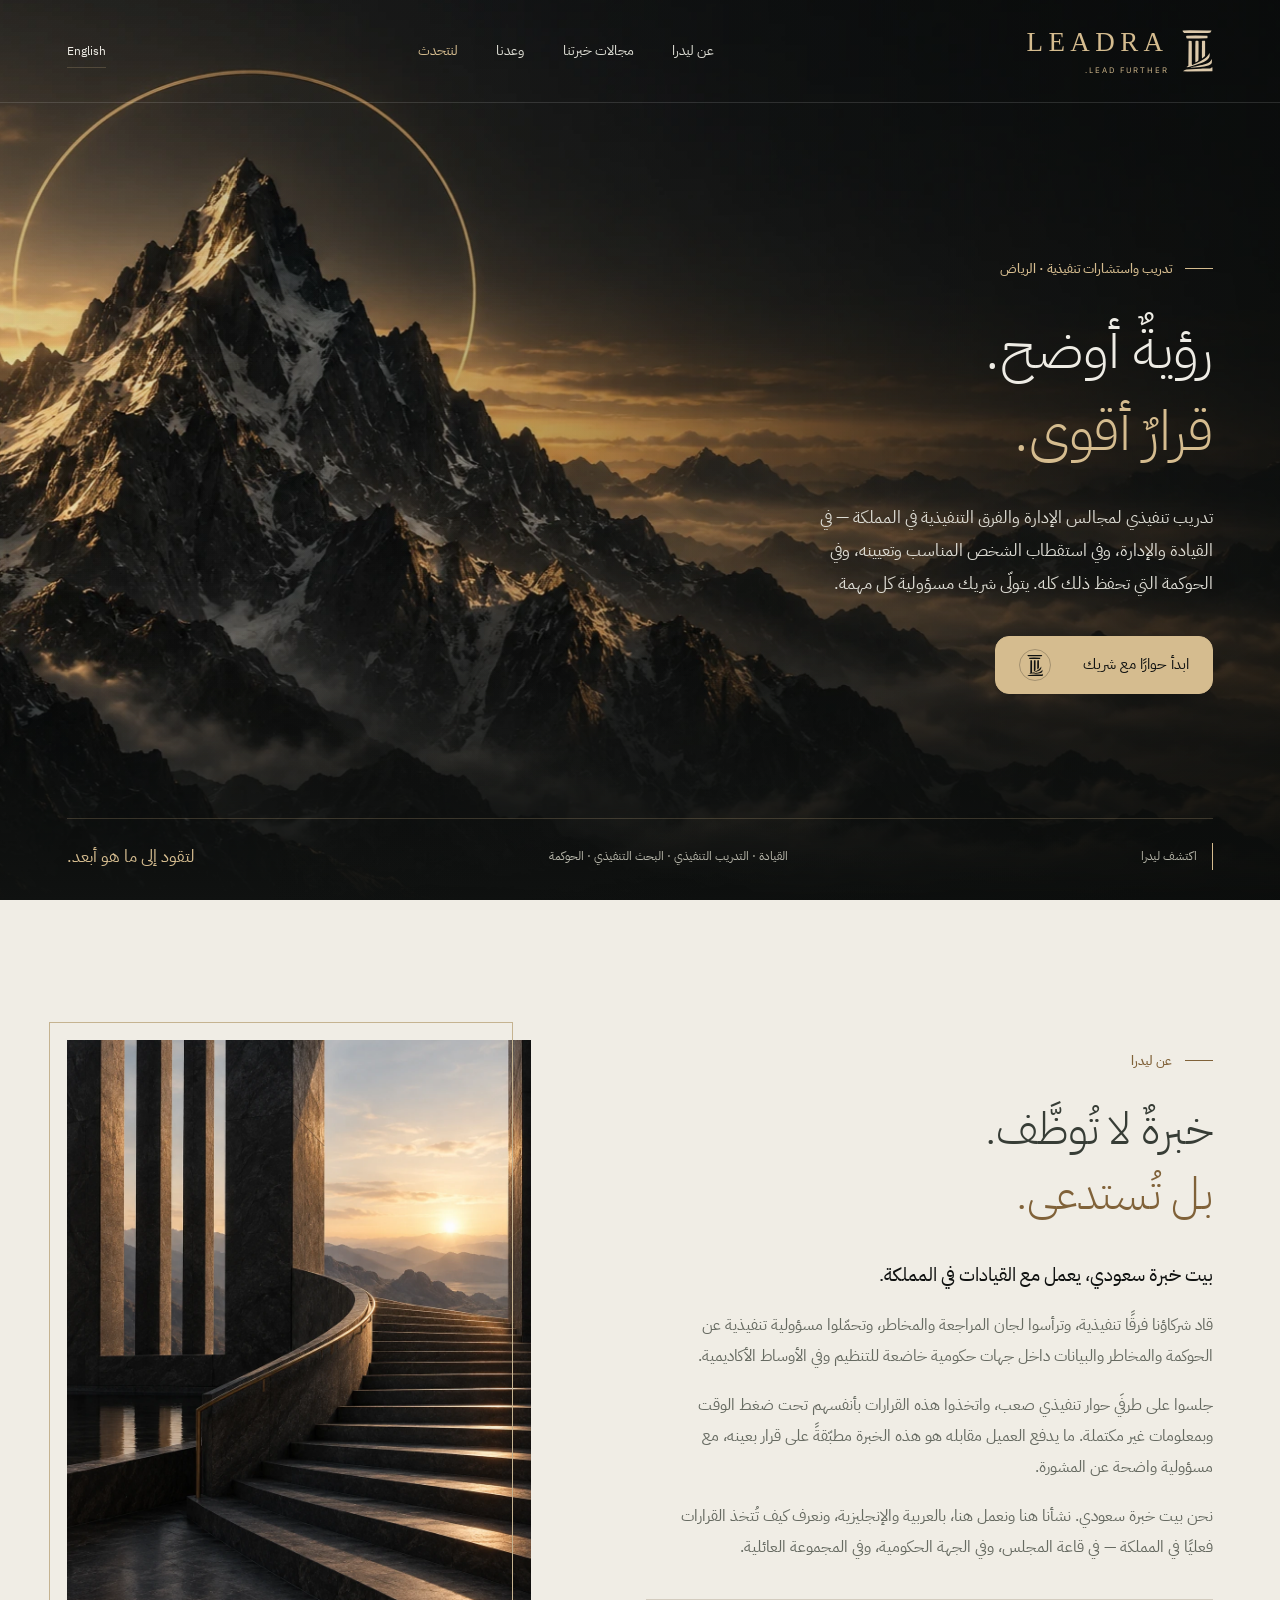
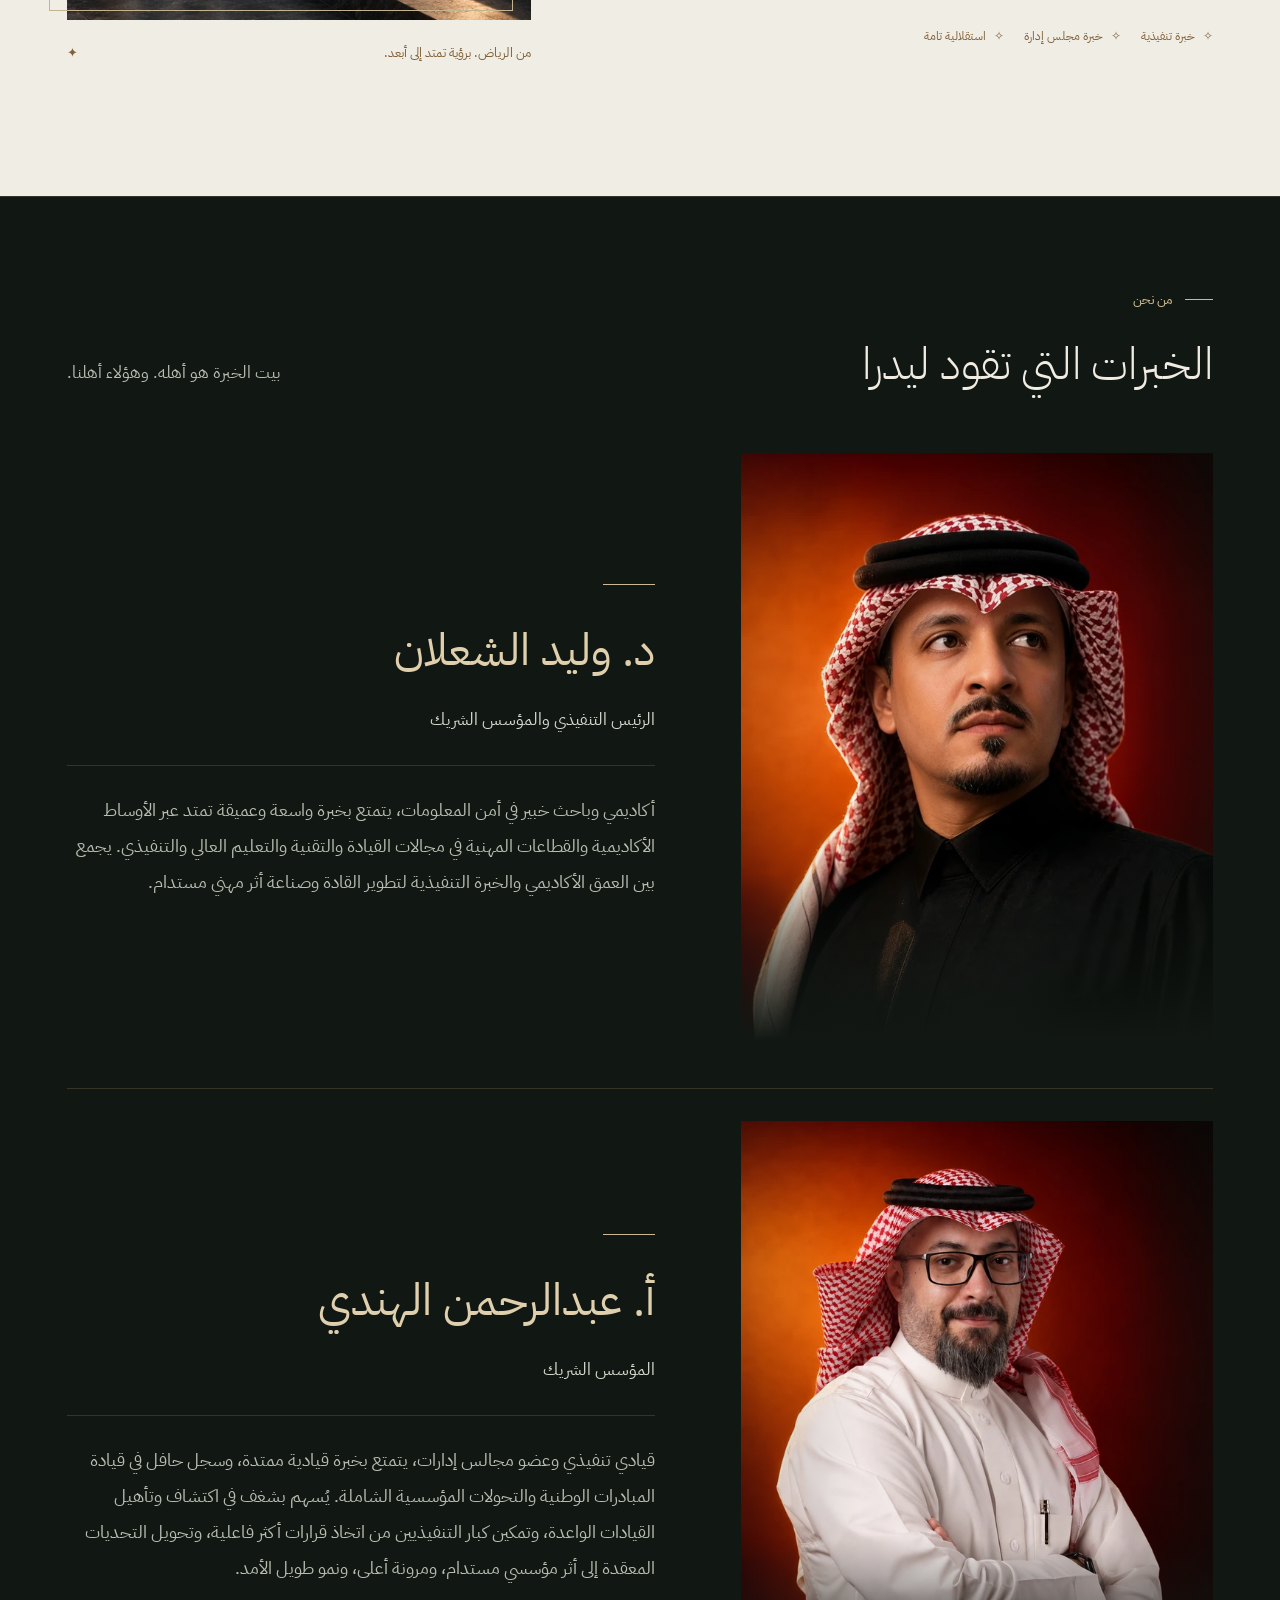
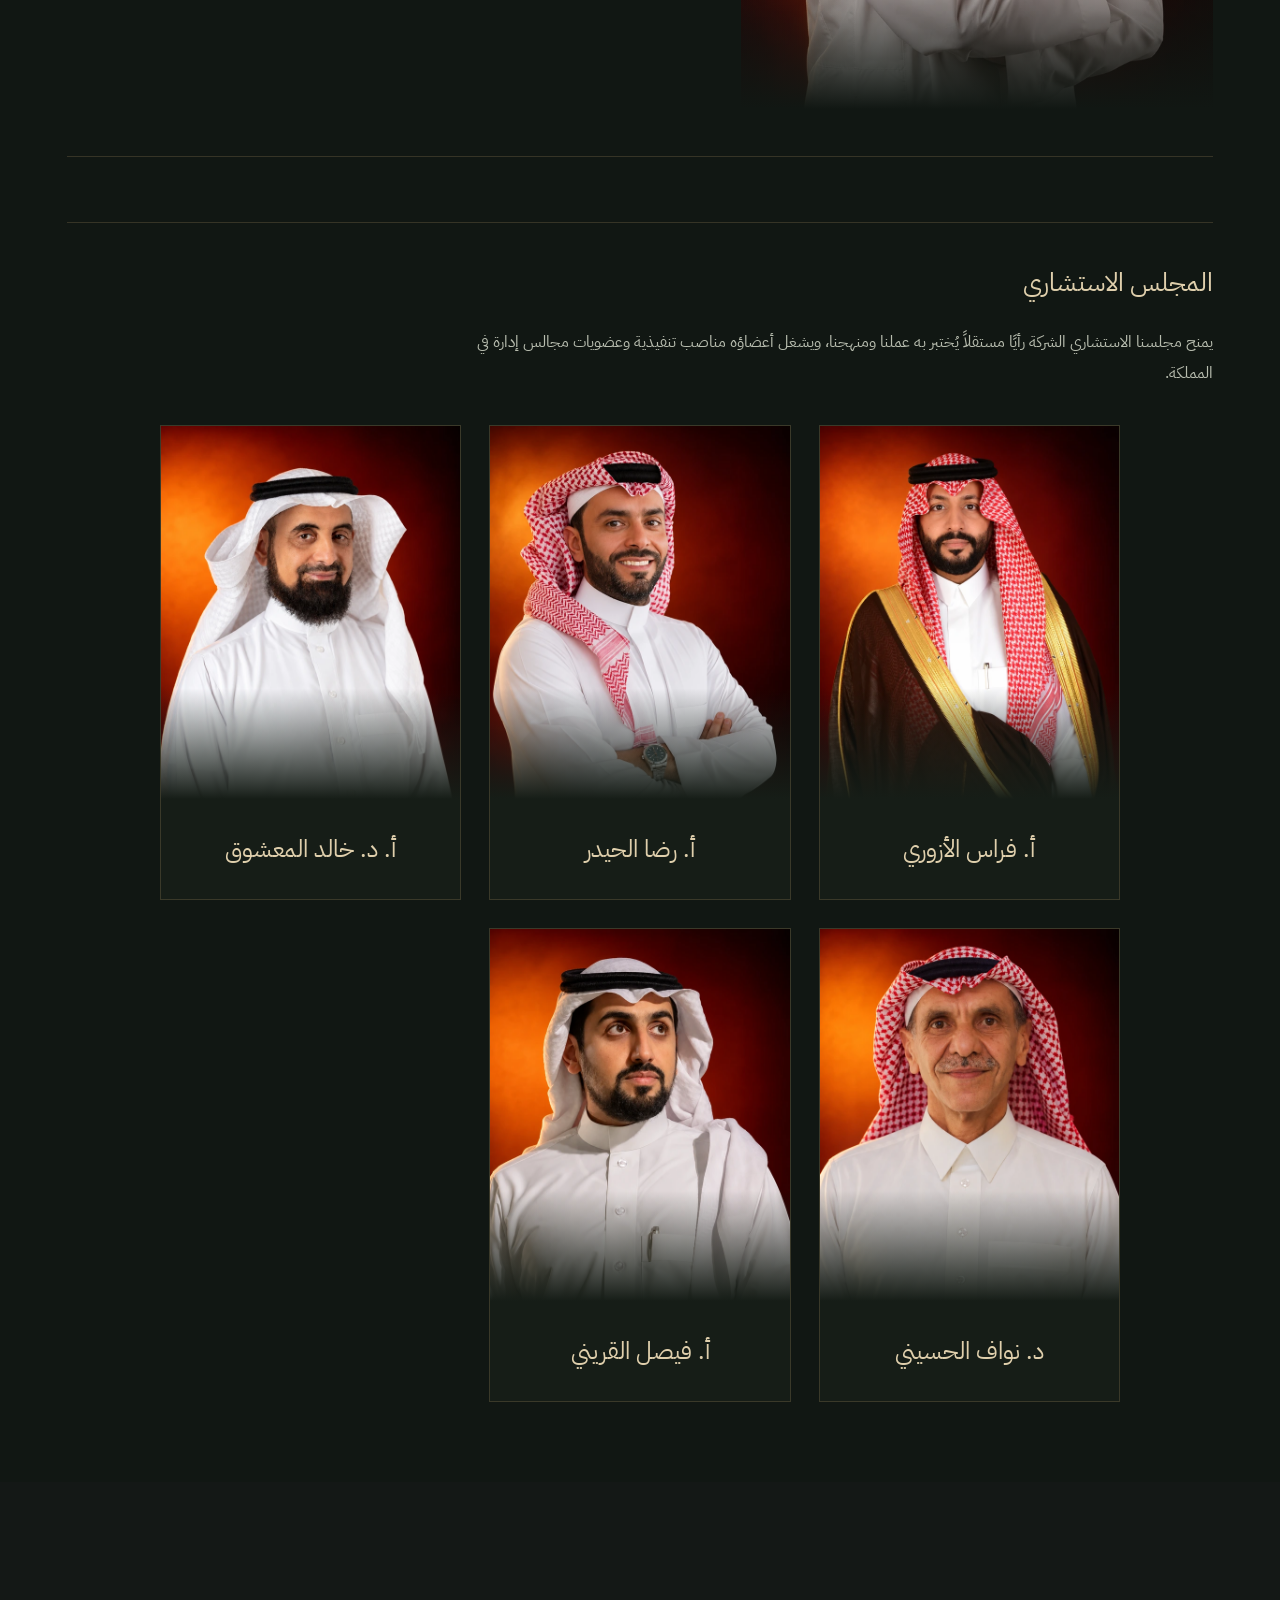
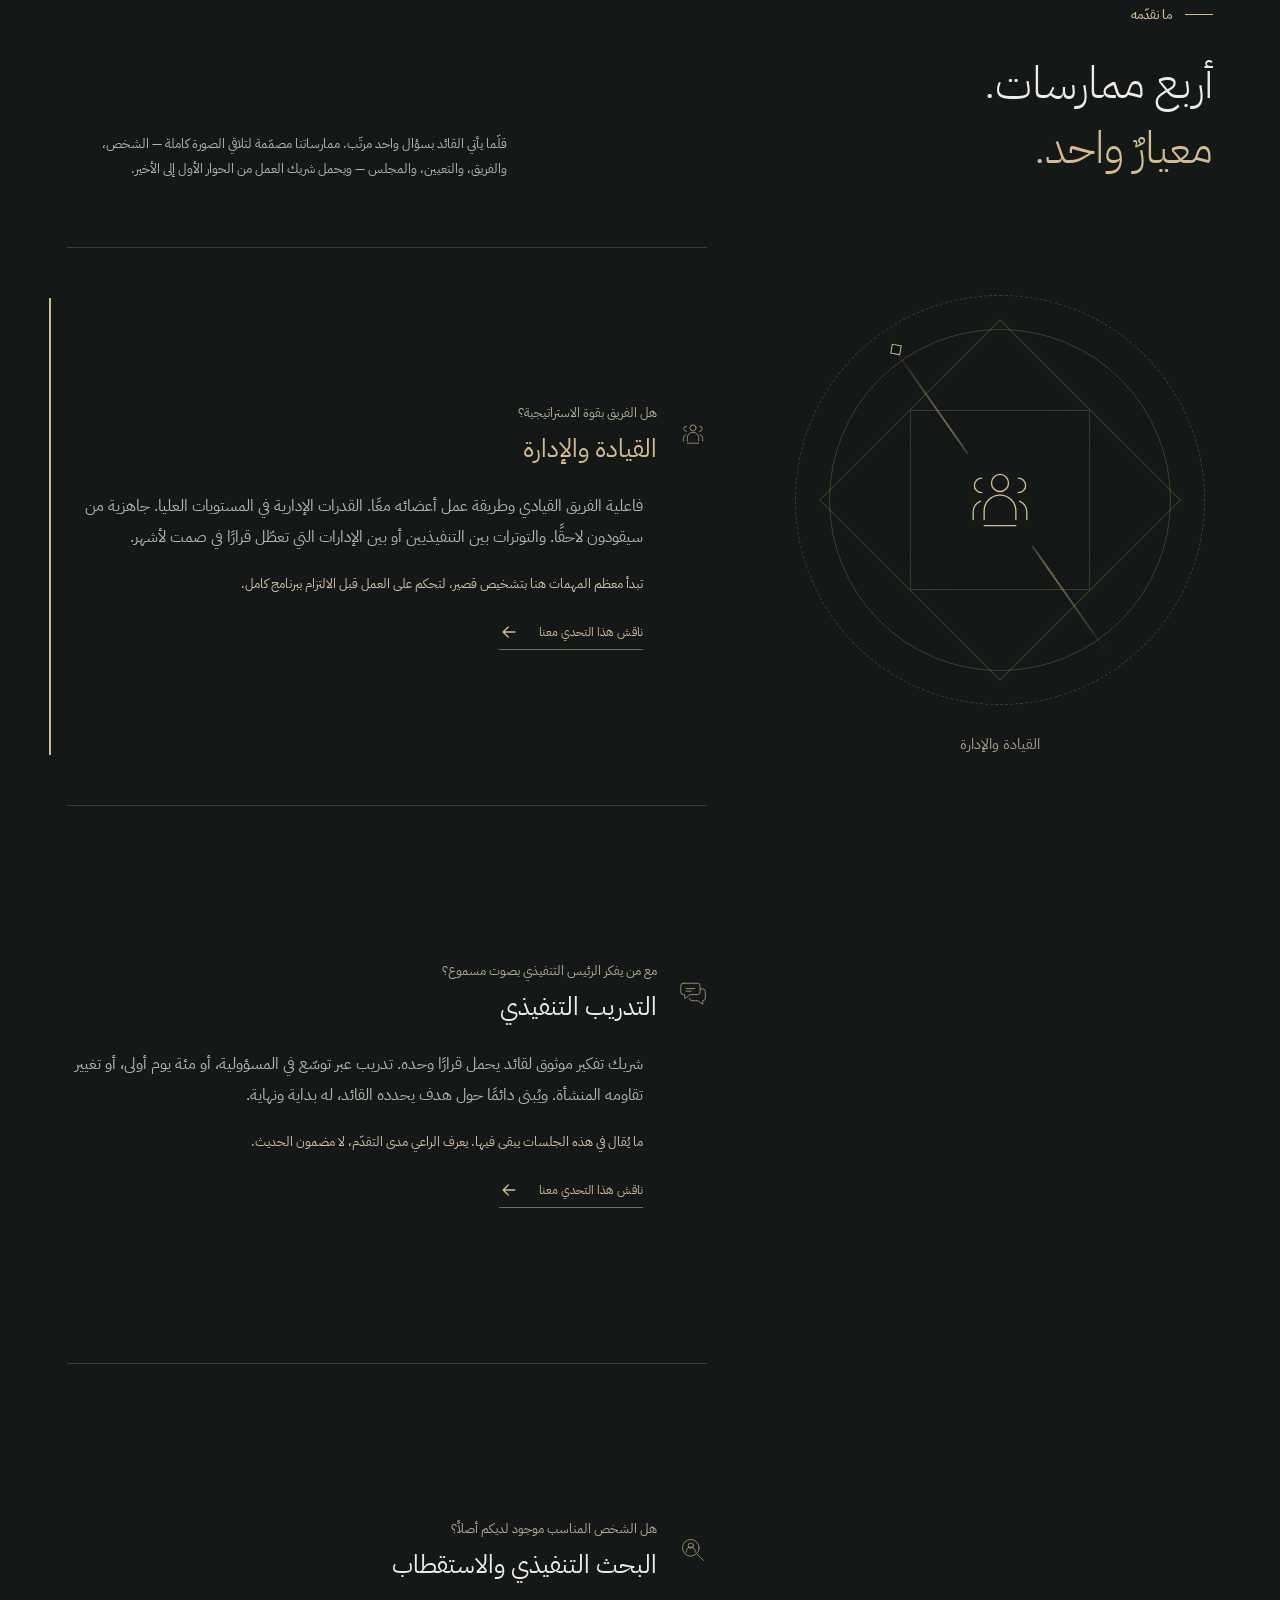
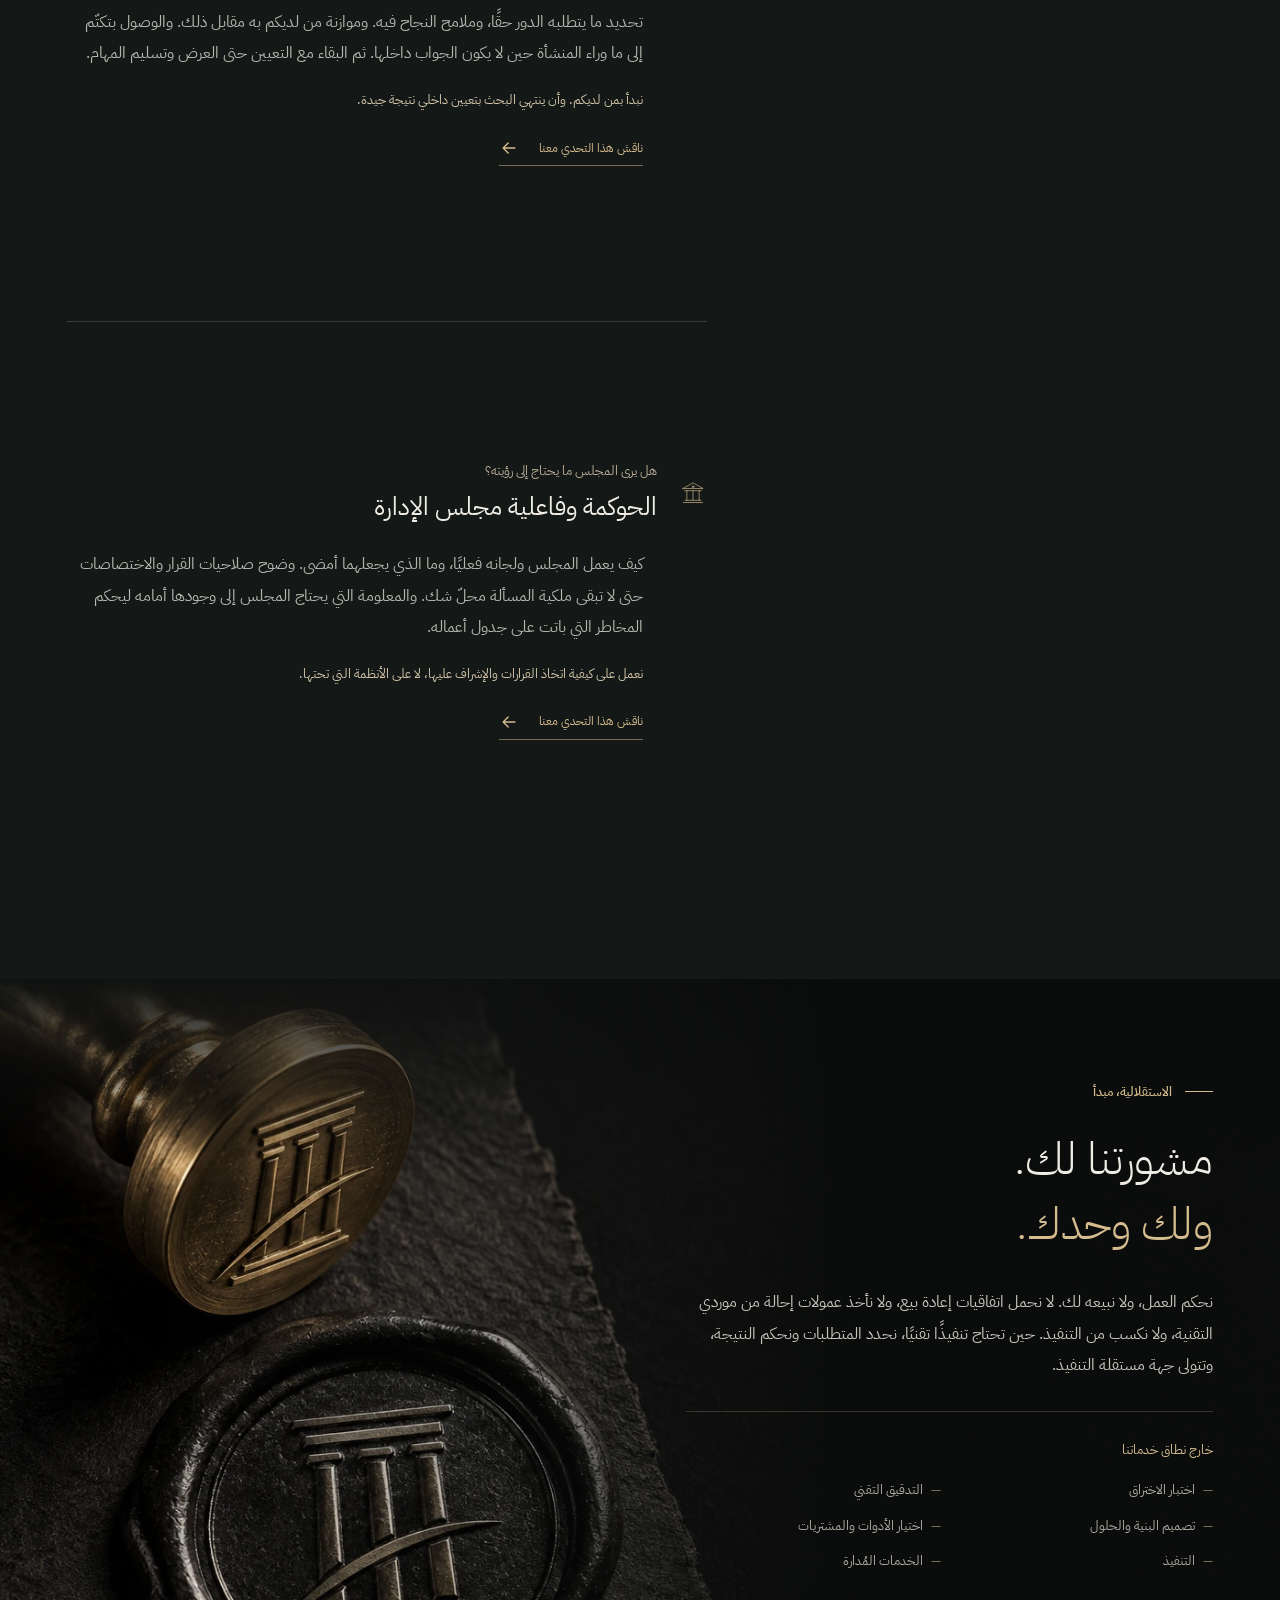
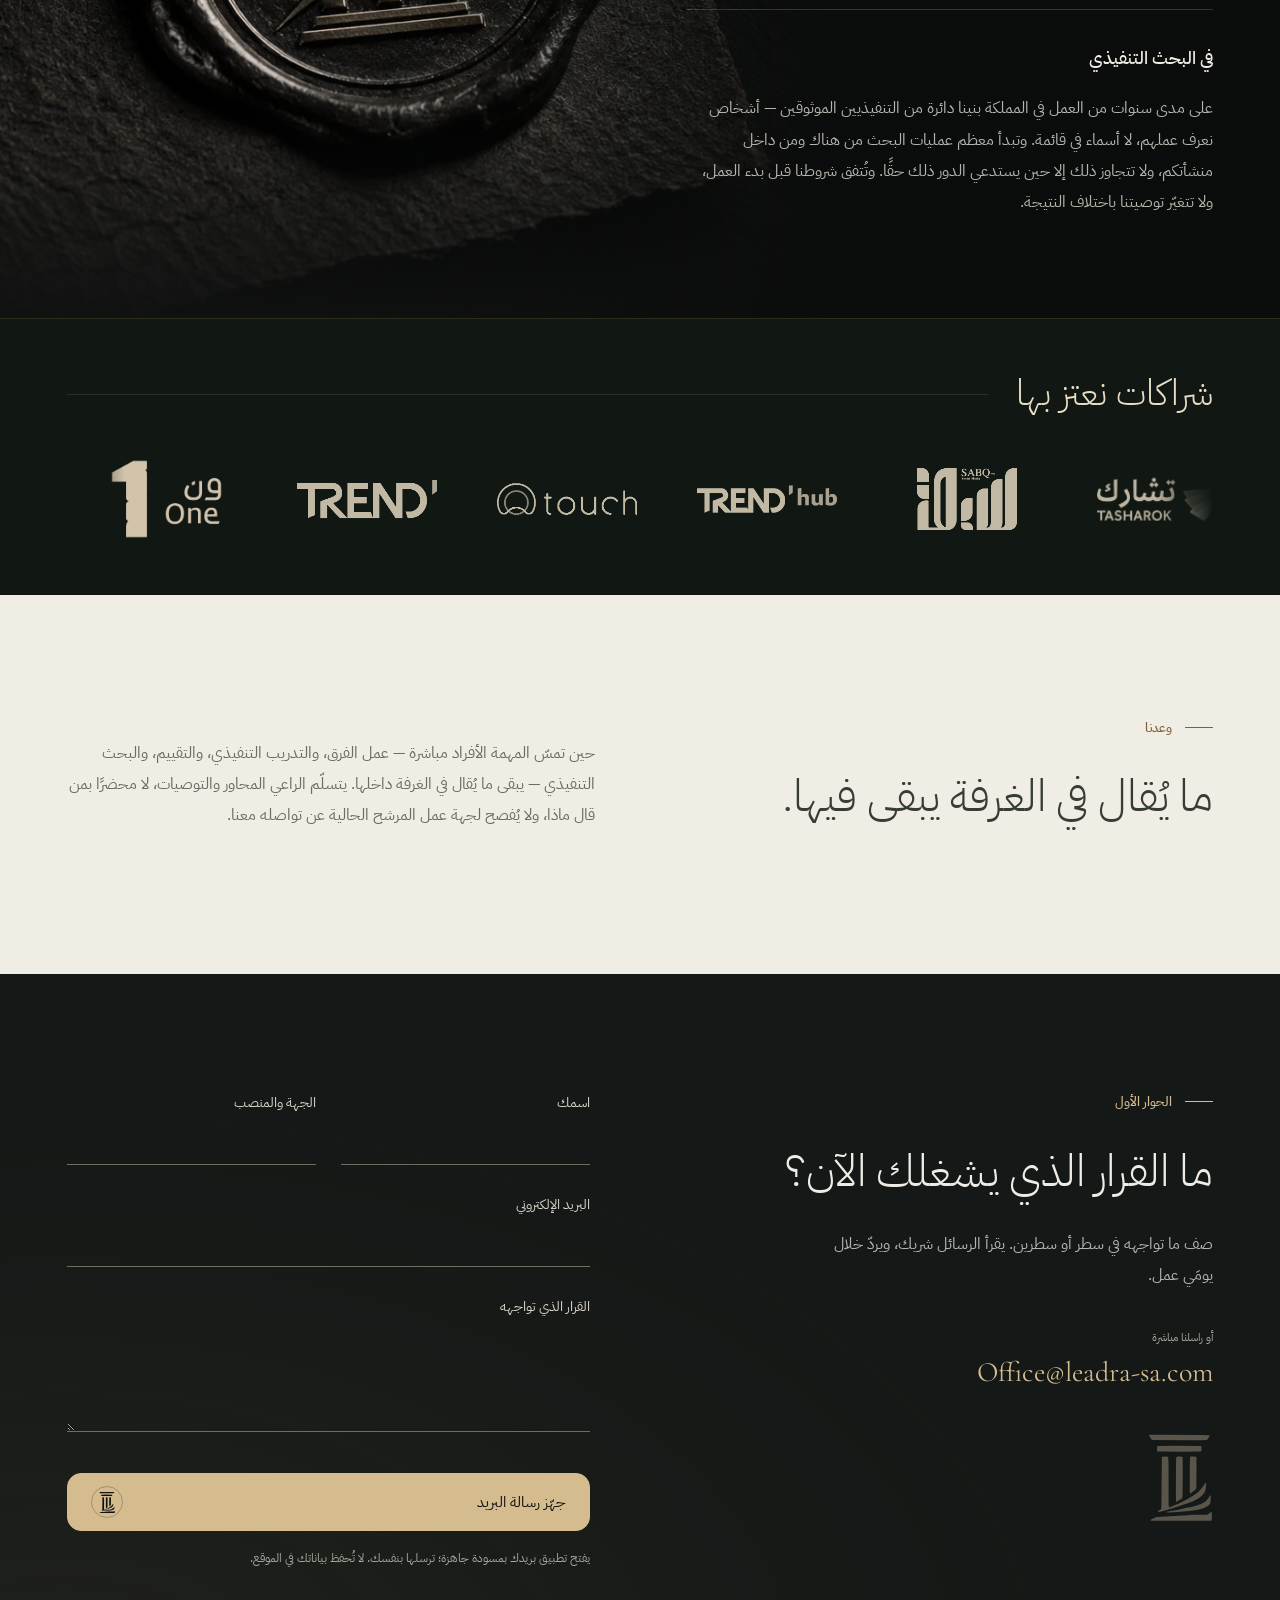
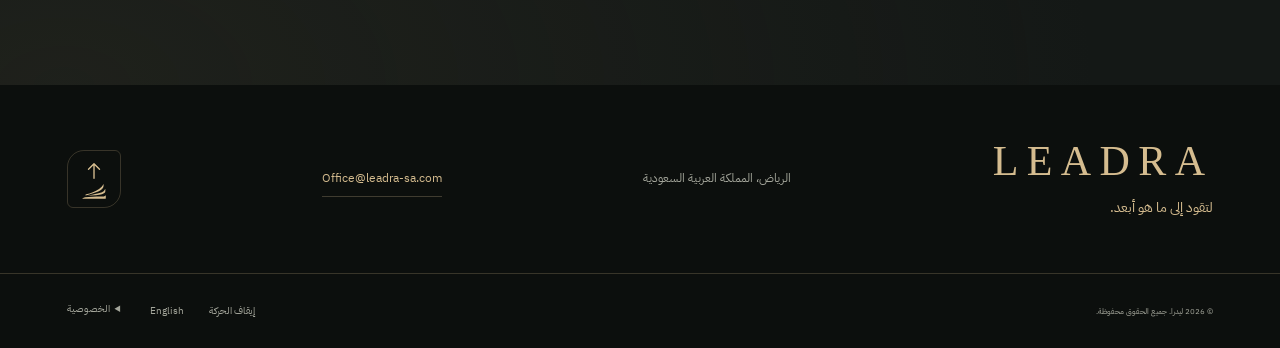
<file: index-ar.html>
<!doctype html>
<html lang="ar" dir="rtl"><head><meta charset="utf-8"><meta name="viewport" content="width=device-width,initial-scale=1"><meta name="theme-color" content="#101211"><title>ليدرا — التدريب التنفيذي والقيادة والبحث التنفيذي والحوكمة | الرياض</title><meta name="description" content="بيت خبرة سعودي يعمل مع مجالس الإدارة والفرق التنفيذية في القيادة والإدارة، والتدريب التنفيذي، والبحث التنفيذي، وفاعلية مجلس الإدارة."><link rel="icon" type="image/svg+xml" href="assets/favicon.svg?v=2"><link rel="icon" type="image/png" sizes="32x32" href="assets/icon-32.png"><link rel="apple-touch-icon" sizes="180x180" href="assets/icon-180.png"><link rel="canonical" href="https://leadra-sa.com/index-ar.html"><meta property="og:type" content="website"><meta property="og:site_name" content="LEADRA"><meta property="og:locale" content="ar_SA"><meta property="og:title" content="ليدرا — التدريب التنفيذي والقيادة والبحث التنفيذي والحوكمة | الرياض"><meta property="og:description" content="بيت خبرة سعودي يعمل مع مجالس الإدارة والفرق التنفيذية في القيادة والإدارة، والتدريب التنفيذي، والبحث التنفيذي، وفاعلية مجلس الإدارة."><meta property="og:url" content="https://leadra-sa.com/index-ar.html"><meta property="og:image" content="https://leadra-sa.com/assets/leadra-social.png"><meta property="og:image:type" content="image/png"><meta property="og:image:width" content="1200"><meta property="og:image:height" content="630"><meta property="og:image:alt" content="LEADRA — gold logo on a dark background"><meta name="twitter:card" content="summary_large_image"><meta name="twitter:title" content="ليدرا — التدريب التنفيذي والقيادة والبحث التنفيذي والحوكمة | الرياض"><meta name="twitter:description" content="بيت خبرة سعودي يعمل مع مجالس الإدارة والفرق التنفيذية في القيادة والإدارة، والتدريب التنفيذي، والبحث التنفيذي، وفاعلية مجلس الإدارة."><meta name="twitter:image" content="https://leadra-sa.com/assets/leadra-social.png"><link rel="alternate" hreflang="ar" href="https://leadra-sa.com/index-ar.html"><link rel="alternate" hreflang="en" href="https://leadra-sa.com/"><link rel="preload" as="image" href="assets/editorial/summit.webp"><link rel="stylesheet" href="site.css?v=0bd4462b750d"><script src="site.js?v=f77f98cba923" defer></script><link rel="stylesheet" href="partners.css?v=3f4939108bc7"><link rel="alternate" hreflang="x-default" href="https://leadra-sa.com/"><script type="application/ld+json">{"@context":"https://schema.org","@graph":[{"@type":"Organization","@id":"https://leadra-sa.com/#organization","name":"Leadra","alternateName":"ليدرا","url":"https://leadra-sa.com/","logo":"https://leadra-sa.com/assets/icon-180.png","email":"Office@leadra-sa.com","address":{"@type":"PostalAddress","addressLocality":"Riyadh","addressCountry":"SA"}},{"@type":"WebSite","@id":"https://leadra-sa.com/#website","url":"https://leadra-sa.com/","name":"Leadra","alternateName":"ليدرا","publisher":{"@id":"https://leadra-sa.com/#organization"},"inLanguage":["en","ar"]},{"@type":"WebPage","@id":"https://leadra-sa.com/index-ar.html#webpage","url":"https://leadra-sa.com/index-ar.html","name":"ليدرا — التدريب التنفيذي والقيادة والبحث التنفيذي والحوكمة | الرياض","inLanguage":"ar","isPartOf":{"@id":"https://leadra-sa.com/#website"},"about":{"@id":"https://leadra-sa.com/#organization"}}]}</script><link rel="stylesheet" href="button-signature.css"></head>
<body><a class="skip" href="#main">انتقل إلى المحتوى</a><div class="reading-progress" aria-hidden="true"></div>
<header class="header"><div class="header-inner"><a class="brand" href="index-ar.html" aria-label="ليدرا"><img src="assets/logo-champagne.svg" width="33" height="45" alt=""><span>LEADRA<small>LEAD FURTHER.</small></span></a><nav id="navigation" aria-label="التنقل الرئيسي"><a href="#about">عن ليدرا</a><a href="#expertise">مجالات خبرتنا</a><a href="#approach">وعدنا</a><a href="#contact">لنتحدث</a></nav><div class="header-actions"><a class="language" href="index.html" lang="en">English</a><button class="menu-toggle" aria-expanded="false" aria-controls="navigation" aria-label="القائمة"><span></span><span></span></button></div></div></header>
<main id="main">
<section class="hero" aria-labelledby="hero-title"><div class="hero-image" aria-hidden="true"></div><div class="hero-shade" aria-hidden="true"></div><div class="hero-inner"><div class="hero-copy"><p class="eyebrow entrance">تدريب واستشارات تنفيذية · الرياض</p><h1 id="hero-title" class="entrance">رؤيةٌ أوضح. <br><em>قرارٌ أقوى.</em></h1><p class="hero-intro entrance">تدريب تنفيذي لمجالس الإدارة والفرق التنفيذية في المملكة — في القيادة والإدارة، وفي استقطاب الشخص المناسب وتعيينه، وفي الحوكمة التي تحفظ ذلك كله. يتولّى شريك مسؤولية كل مهمة.</p><a class="button entrance" href="#contact">ابدأ حوارًا مع شريك<span class="brand-button-seal" aria-hidden="true"><svg viewBox="0 0 742.31 1000"><path d="M727.26,891.17 L725.08,885.43 L719.62,887.00 L685.17,912.00 L672.51,917.95 L497.39,917.68 L451.25,922.60 L107.91,942.02 L90.46,945.54 L69.26,954.06 L40.22,969.37 L30.09,976.72 L28.18,981.42 L35.94,984.68 L126.97,985.97 L721.08,984.85 L726.93,981.58 L728.66,972.40 L729.46,925.49 Z"/><path d="M714.20,696.49 L710.91,696.58 L705.11,702.02 L687.62,733.42 L663.48,759.65 L651.28,769.31 L627.53,784.00 L598.08,797.18 L562.92,809.08 L482.68,831.45 L439.48,839.32 L322.52,866.45 L271.99,873.17 L247.06,879.14 L213.65,883.65 L205.72,887.35 L210.52,889.63 L229.34,890.78 L301.74,890.26 L439.94,879.14 L533.45,866.45 L583.36,857.22 L632.94,842.68 L657.36,833.12 L675.54,822.86 L696.29,807.62 L708.06,792.80 L712.99,778.29 L714.91,762.17 L716.09,718.74 Z"/><path d="M546.22,257.98 L521.62,255.98 L489.71,256.94 L482.97,259.55 L480.29,267.02 L478.46,294.08 L476.77,399.94 L476.63,618.71 L477.43,665.82 L479.36,672.66 L483.03,675.25 L493.63,671.34 L503.82,663.28 L544.40,626.63 L549.79,620.14 L552.00,613.94 L553.40,549.85 L553.89,278.98 L552.60,262.08 L550.92,259.37 Z"/><path d="M368.37,256.09 L341.31,257.00 L324.52,260.60 L321.55,277.71 L319.28,374.15 L318.52,709.18 L319.34,761.23 L321.22,768.43 L324.29,770.12 L335.60,766.51 L352.95,754.18 L382.23,737.12 L392.16,727.37 L395.16,681.66 L397.14,343.68 L395.09,265.09 L391.62,259.92 Z"/><path d="M230.45,259.66 L175.34,256.74 L161.77,258.42 L157.92,266.26 L152.52,848.06 L147.57,855.25 L114.42,875.05 L112.85,881.06 L117.46,885.23 L165.49,878.15 L281.94,844.49 L464.00,783.75 L522.56,760.62 L582.72,727.03 L617.96,698.95 L646.88,661.28 L659.91,624.34 L664.83,571.00 L658.42,553.14 L653.54,554.98 L638.37,583.02 L605.46,626.05 L569.92,661.09 L527.37,692.92 L451.40,738.25 L358.55,785.88 L248.51,831.17 L239.20,829.83 L235.09,808.18 L234.86,330.03 Z"/><path d="M611.23,153.88 L609.82,142.58 L606.66,137.05 L600.49,134.95 L323.85,133.88 L111.29,136.22 L105.15,140.82 L103.15,150.69 L102.65,172.95 L104.45,187.58 L107.42,195.66 L111.75,198.15 L129.26,199.69 L395.97,200.85 L597.68,198.03 L604.72,196.18 L608.94,189.91 L610.96,175.71 Z"/><path d="M704.37,16.97 L701.17,13.91 L599.08,10.32 L185.99,8.54 L28.14,9.48 L17.14,12.35 L15.09,17.77 L18.88,29.34 L42.77,64.98 L49.03,69.20 L470.99,72.37 L618.42,71.08 L668.86,67.89 L674.29,66.03 L680.63,59.03 L701.53,26.00 Z"/></svg></span></a></div></div><div class="hero-bottom"><a href="#about" class="scroll-cue"><span class="scroll-line" aria-hidden="true"></span>اكتشف ليدرا</a><span class="hero-foot">القيادة · التدريب التنفيذي · البحث التنفيذي · الحوكمة</span><span class="signature">لتقود إلى ما هو أبعد.</span></div></section>
<section class="about section-light" id="about"><div class="section-shell about-grid"><div class="about-copy"><p class="eyebrow reveal">عن ليدرا</p><h2 class="reveal">خبرةٌ لا تُوظَّف. <br><em>بل تُستدعى.</em></h2><p class="lead reveal">بيت خبرة سعودي، يعمل مع القيادات في المملكة.</p><p class="reveal">قاد شركاؤنا فرقًا تنفيذية، وترأسوا لجان المراجعة والمخاطر، وتحمّلوا مسؤولية تنفيذية عن الحوكمة والمخاطر والبيانات داخل جهات حكومية خاضعة للتنظيم وفي الأوساط الأكاديمية.</p><p class="reveal">جلسوا على طرفَي حوار تنفيذي صعب، واتخذوا هذه القرارات بأنفسهم تحت ضغط الوقت وبمعلومات غير مكتملة. ما يدفع العميل مقابله هو هذه الخبرة مطبّقةً على قرار بعينه، مع مسؤولية واضحة عن المشورة.</p><p class="reveal">نحن بيت خبرة سعودي. نشأنا هنا ونعمل هنا، بالعربية والإنجليزية، ونعرف كيف تُتخذ القرارات فعليًا في المملكة — في قاعة المجلس، وفي الجهة الحكومية، وفي المجموعة العائلية.</p><div class="expertise-tags reveal"><span>خبرة تنفيذية</span><span>خبرة مجلس إدارة</span><span>استقلالية تامة</span></div></div><figure class="architecture reveal"><div class="image-window"><img src="assets/editorial/perspective.webp" width="1024" height="1536" loading="lazy" alt="درج منحني بين أعمدة حجرية ينفتح على أفق جبلي مضاء"></div><figcaption><span>من الرياض. برؤية تمتد إلى أبعد.</span><span aria-hidden="true">✦</span></figcaption></figure></div></section>
<section id="people" class="people section-light" aria-labelledby="people-title"><div class="section-shell people-grid"><div class="people-heading"><p class="eyebrow reveal">من نحن</p><h2 id="people-title" class="reveal">الخبرات التي تقود ليدرا</h2><p class="lead reveal">بيت الخبرة هو أهله. وهؤلاء أهلنا.</p></div><div class="founder-cards reveal"><article class="person-card person-card--profile" aria-labelledby="waleed-name"><figure class="profile-portrait"><img src="assets/team/waleed-alshalan-960.webp" srcset="assets/team/waleed-alshalan-640.webp 640w, assets/team/waleed-alshalan-960.webp 960w, assets/team/waleed-alshalan-1440.webp 1440w" sizes="(max-width:600px) 90vw, (max-width:900px) 40vw, 42vw" width="2046" height="3074" loading="lazy" decoding="async" alt="د. وليد الشعلان"></figure><div class="person-card-copy"><h3 class="person-card-name" id="waleed-name">د. وليد الشعلان</h3><p class="person-card-role">الرئيس التنفيذي والمؤسس الشريك</p><p class="person-card-bio">أكاديمي وباحث خبير في أمن المعلومات، يتمتع بخبرة واسعة وعميقة تمتد عبر الأوساط الأكاديمية والقطاعات المهنية في مجالات القيادة والتقنية والتعليم العالي والتنفيذي. يجمع بين العمق الأكاديمي والخبرة التنفيذية لتطوير القادة وصناعة أثر مهني مستدام.</p></div></article><article class="person-card person-card--profile" aria-labelledby="alhindi-name"><figure class="profile-portrait"><img src="assets/team/abdulrahman-alhindi-960.webp" srcset="assets/team/abdulrahman-alhindi-640.webp 640w, assets/team/abdulrahman-alhindi-960.webp 960w, assets/team/abdulrahman-alhindi-1024.webp 1024w" sizes="(max-width:600px) 90vw, (max-width:900px) 40vw, 42vw" width="1024" height="1536" loading="lazy" decoding="async" alt="أ. عبدالرحمن الهندي"></figure><div class="person-card-copy"><h3 class="person-card-name" id="alhindi-name">أ. عبدالرحمن الهندي</h3><p class="person-card-role">المؤسس الشريك</p><p class="person-card-bio">قيادي تنفيذي وعضو مجالس إدارات، يتمتع بخبرة قيادية ممتدة، وسجل حافل في قيادة المبادرات الوطنية والتحولات المؤسسية الشاملة. يُسهم بشغف في اكتشاف وتأهيل القيادات الواعدة، وتمكين كبار التنفيذيين من اتخاذ قرارات أكثر فاعلية، وتحويل التحديات المعقدة إلى أثر مؤسسي مستدام، ومرونة أعلى، ونمو طويل الأمد.</p></div></article></div><div class="advisory-copy reveal"><h3>المجلس الاستشاري</h3><p>يمنح مجلسنا الاستشاري الشركة رأيًا مستقلاً يُختبر به عملنا ومنهجنا، ويشغل أعضاؤه مناصب تنفيذية وعضويات مجالس إدارة في المملكة.</p><div class="advisory-cards"><article class="person-card person-card--profile" aria-labelledby="feras-name"><figure class="profile-portrait"><img src="assets/team/feras-alazwari-960.webp" srcset="assets/team/feras-alazwari-640.webp 640w, assets/team/feras-alazwari-960.webp 960w, assets/team/feras-alazwari-1024.webp 1024w" sizes="(max-width:600px) 90vw, (max-width:900px) 40vw, 42vw" width="1024" height="1536" loading="lazy" decoding="async" alt="أ. فراس الأزوري"></figure><div class="person-card-copy"><h3 class="person-card-name" id="feras-name">أ. فراس الأزوري</h3></div></article><article class="person-card person-card--profile" aria-labelledby="redha-alhaidar-name"><figure class="profile-portrait"><img src="assets/team/redha-alhaidar-960.webp" srcset="assets/team/redha-alhaidar-640.webp 640w, assets/team/redha-alhaidar-960.webp 960w, assets/team/redha-alhaidar-1024.webp 1024w" sizes="(max-width:600px) 85vw, 300px" width="1024" height="1536" loading="lazy" decoding="async" alt="أ. رضا الحيدر"></figure><div class="person-card-copy"><h3 class="person-card-name" id="redha-alhaidar-name">أ. رضا الحيدر</h3></div></article><article class="person-card person-card--profile" aria-labelledby="khalid-almashouq-name"><figure class="profile-portrait"><img src="assets/team/khalid-almashouq-960.webp" srcset="assets/team/khalid-almashouq-640.webp 640w, assets/team/khalid-almashouq-960.webp 960w, assets/team/khalid-almashouq-1024.webp 1024w" sizes="(max-width:600px) 170px, 300px" width="1024" height="1536" loading="lazy" decoding="async" alt="أ. د. خالد المعشوق"></figure><div class="person-card-copy"><h3 class="person-card-name" id="khalid-almashouq-name">أ. د. خالد المعشوق</h3></div></article><article class="person-card person-card--profile" aria-labelledby="nawaf-alhusseini-name"><figure class="profile-portrait"><img src="assets/team/nawaf-alhusseini-960.webp" srcset="assets/team/nawaf-alhusseini-640.webp 640w, assets/team/nawaf-alhusseini-960.webp 960w, assets/team/nawaf-alhusseini-1024.webp 1024w" sizes="(max-width:600px) 170px, 300px" width="1024" height="1536" loading="lazy" decoding="async" alt="د. نواف الحسيني"></figure><div class="person-card-copy"><h3 class="person-card-name" id="nawaf-alhusseini-name">د. نواف الحسيني</h3></div></article><article class="person-card person-card--profile" aria-labelledby="faisal-alquraini-name"><figure class="profile-portrait"><img src="assets/team/faisal-alquraini-960.webp" srcset="assets/team/faisal-alquraini-640.webp 640w, assets/team/faisal-alquraini-960.webp 960w, assets/team/faisal-alquraini-1024.webp 1024w" sizes="(max-width:600px) 85vw, 300px" width="1024" height="1536" loading="lazy" decoding="async" alt="أ. فيصل القريني"></figure><div class="person-card-copy"><h3 class="person-card-name" id="faisal-alquraini-name">أ. فيصل القريني</h3></div></article></div></div></div></section><section class="expertise" id="expertise"><div class="section-shell"><div class="section-heading"><div><p class="eyebrow reveal">ما نقدّمه</p><h2 class="reveal">أربع ممارسات. <br><em>معيارٌ واحد.</em></h2></div><p class="section-intro reveal">قلّما يأتي القائد بسؤال واحد مرتّب. ممارساتنا مصمّمة لتلاقي الصورة كاملة — الشخص، والفريق، والتعيين، والمجلس — ويحمل شريك العمل من الحوار الأول إلى الأخير.</p></div><div class="expertise-grid"><div class="compass-art" data-active="0" aria-hidden="true"><div class="compass-orbit orbit-outer"></div><div class="compass-orbit orbit-inner"></div><div class="compass-cross"></div><div class="compass-needle"></div><div class="compass-core"><span class="compass-glyph glyph-0"><svg width="24" height="24" viewbox="0 0 64 64" fill="none" stroke="currentColor" stroke-width="1.5" stroke-linecap="round" stroke-linejoin="round" aria-hidden="true"><circle cx="32" cy="18" r="7"></circle><path d="M19 48v-7a13 13 0 0 1 26 0v7M10 48v-6a10 10 0 0 1 6-9m38 15v-6a10 10 0 0 0-6-9"></path><path d="M17 14a6 6 0 0 0 0 12m30-12a6 6 0 0 1 0 12M19 53h26"></path></svg></span><span class="compass-glyph glyph-1"><svg width="24" height="24" viewbox="0 0 64 64" fill="none" stroke="currentColor" stroke-width="1.5" stroke-linecap="round" stroke-linejoin="round" aria-hidden="true"><path d="M10 12h32a6 6 0 0 1 6 6v14a6 6 0 0 1-6 6H25l-12 9V38h-3a6 6 0 0 1-6-6V18a6 6 0 0 1 6-6Z"></path><path d="M49 25h5a6 6 0 0 1 6 6v15a6 6 0 0 1-6 6v8l-11-8H30a6 6 0 0 1-6-6M16 24h20M16 30h12"></path></svg></span><span class="compass-glyph glyph-2"><svg width="24" height="24" viewbox="0 0 64 64" fill="none" stroke="currentColor" stroke-width="1.5" stroke-linecap="round" stroke-linejoin="round" aria-hidden="true"><circle cx="27" cy="27" r="19"></circle><path d="m41 41 15 15"></path><circle cx="27" cy="22" r="6"></circle><path d="M17 37v-2a10 10 0 0 1 20 0v2"></path></svg></span><span class="compass-glyph glyph-3"><svg width="24" height="24" viewbox="0 0 64 64" fill="none" stroke="currentColor" stroke-width="1.5" stroke-linecap="round" stroke-linejoin="round" aria-hidden="true"><path d="M9 24 32 11l23 13H9Z"></path><path d="M13 29h38M14 51h36M10 56h44M18 29v22m14-22v22m14-22v22"></path><circle cx="32" cy="20" r="2"></circle></svg></span></div><div class="compass-caption"><span class="compass-label label-0">القيادة والإدارة</span><span class="compass-label label-1">التدريب التنفيذي</span><span class="compass-label label-2">البحث التنفيذي والاستقطاب</span><span class="compass-label label-3">الحوكمة وفاعلية مجلس الإدارة</span></div></div><div class="practices"><article class="practice" id="practice-0" aria-labelledby="practice-title-0"><div class="practice-heading"><span class="practice-icon" aria-hidden="true"><svg width="24" height="24" viewbox="0 0 64 64" fill="none" stroke="currentColor" stroke-width="1.5" stroke-linecap="round" stroke-linejoin="round" aria-hidden="true"><circle cx="32" cy="18" r="7"></circle><path d="M19 48v-7a13 13 0 0 1 26 0v7M10 48v-6a10 10 0 0 1 6-9m38 15v-6a10 10 0 0 0-6-9"></path><path d="M17 14a6 6 0 0 0 0 12m30-12a6 6 0 0 1 0 12M19 53h26"></path></svg></span><div><p class="practice-question">هل الفريق بقوة الاستراتيجية؟</p><h3 id="practice-title-0">القيادة والإدارة</h3></div></div><div class="practice-content"><p>فاعلية الفريق القيادي وطريقة عمل أعضائه معًا. القدرات الإدارية في المستويات العليا. جاهزية من سيقودون لاحقًا. والتوترات بين التنفيذيين أو بين الإدارات التي تعطّل قرارًا في صمت لأشهر.</p><p class="who">تبدأ معظم المهمات هنا بتشخيص قصير، لتحكم على العمل قبل الالتزام ببرنامج كامل.</p><a class="text-link" href="#contact">ناقش هذا التحدي معنا <span class="arrow" aria-hidden="true"><svg width="20" height="20" viewbox="0 0 24 24" fill="none" stroke="currentColor" stroke-width="1.65" stroke-linecap="round" stroke-linejoin="round" focusable="false" aria-hidden="true"><path d="M5 12h14m-6-6 6 6-6 6"></path></svg></span></a></div></article><article class="practice" id="practice-1" aria-labelledby="practice-title-1"><div class="practice-heading"><span class="practice-icon" aria-hidden="true"><svg width="24" height="24" viewbox="0 0 64 64" fill="none" stroke="currentColor" stroke-width="1.5" stroke-linecap="round" stroke-linejoin="round" aria-hidden="true"><path d="M10 12h32a6 6 0 0 1 6 6v14a6 6 0 0 1-6 6H25l-12 9V38h-3a6 6 0 0 1-6-6V18a6 6 0 0 1 6-6Z"></path><path d="M49 25h5a6 6 0 0 1 6 6v15a6 6 0 0 1-6 6v8l-11-8H30a6 6 0 0 1-6-6M16 24h20M16 30h12"></path></svg></span><div><p class="practice-question">مع من يفكر الرئيس التنفيذي بصوت مسموع؟</p><h3 id="practice-title-1">التدريب التنفيذي</h3></div></div><div class="practice-content"><p>شريك تفكير موثوق لقائد يحمل قرارًا وحده. تدريب عبر توسّع في المسؤولية، أو مئة يوم أولى، أو تغيير تقاومه المنشأة. ويُبنى دائمًا حول هدف يحدده القائد، له بداية ونهاية.</p><p class="who">ما يُقال في هذه الجلسات يبقى فيها. يعرف الراعي مدى التقدّم، لا مضمون الحديث.</p><a class="text-link" href="#contact">ناقش هذا التحدي معنا <span class="arrow" aria-hidden="true"><svg width="20" height="20" viewbox="0 0 24 24" fill="none" stroke="currentColor" stroke-width="1.65" stroke-linecap="round" stroke-linejoin="round" focusable="false" aria-hidden="true"><path d="M5 12h14m-6-6 6 6-6 6"></path></svg></span></a></div></article><article class="practice" id="practice-2" aria-labelledby="practice-title-2"><div class="practice-heading"><span class="practice-icon" aria-hidden="true"><svg width="24" height="24" viewbox="0 0 64 64" fill="none" stroke="currentColor" stroke-width="1.5" stroke-linecap="round" stroke-linejoin="round" aria-hidden="true"><circle cx="27" cy="27" r="19"></circle><path d="m41 41 15 15"></path><circle cx="27" cy="22" r="6"></circle><path d="M17 37v-2a10 10 0 0 1 20 0v2"></path></svg></span><div><p class="practice-question">هل الشخص المناسب موجود لديكم أصلاً؟</p><h3 id="practice-title-2">البحث التنفيذي والاستقطاب</h3></div></div><div class="practice-content"><p>تحديد ما يتطلبه الدور حقًا، وملامح النجاح فيه. وموازنة من لديكم به مقابل ذلك. والوصول بتكتّم إلى ما وراء المنشأة حين لا يكون الجواب داخلها. ثم البقاء مع التعيين حتى العرض وتسليم المهام.</p><p class="who">نبدأ بمن لديكم. وأن ينتهي البحث بتعيين داخلي نتيجة جيدة.</p><a class="text-link" href="#contact">ناقش هذا التحدي معنا <span class="arrow" aria-hidden="true"><svg width="20" height="20" viewbox="0 0 24 24" fill="none" stroke="currentColor" stroke-width="1.65" stroke-linecap="round" stroke-linejoin="round" focusable="false" aria-hidden="true"><path d="M5 12h14m-6-6 6 6-6 6"></path></svg></span></a></div></article><article class="practice" id="practice-3" aria-labelledby="practice-title-3"><div class="practice-heading"><span class="practice-icon" aria-hidden="true"><svg width="24" height="24" viewbox="0 0 64 64" fill="none" stroke="currentColor" stroke-width="1.5" stroke-linecap="round" stroke-linejoin="round" aria-hidden="true"><path d="M9 24 32 11l23 13H9Z"></path><path d="M13 29h38M14 51h36M10 56h44M18 29v22m14-22v22m14-22v22"></path><circle cx="32" cy="20" r="2"></circle></svg></span><div><p class="practice-question">هل يرى المجلس ما يحتاج إلى رؤيته؟</p><h3 id="practice-title-3">الحوكمة وفاعلية مجلس الإدارة</h3></div></div><div class="practice-content"><p>كيف يعمل المجلس ولجانه فعليًا، وما الذي يجعلهما أمضى. وضوح صلاحيات القرار والاختصاصات حتى لا تبقى ملكية المسألة محلّ شك. والمعلومة التي يحتاج المجلس إلى وجودها أمامه ليحكم المخاطر التي باتت على جدول أعماله.</p><p class="who">نعمل على كيفية اتخاذ القرارات والإشراف عليها، لا على الأنظمة التي تحتها.</p><a class="text-link" href="#contact">ناقش هذا التحدي معنا <span class="arrow" aria-hidden="true"><svg width="20" height="20" viewbox="0 0 24 24" fill="none" stroke="currentColor" stroke-width="1.65" stroke-linecap="round" stroke-linejoin="round" focusable="false" aria-hidden="true"><path d="M5 12h14m-6-6 6 6-6 6"></path></svg></span></a></div></article></div></div></div></section>
<section class="independence" id="independence"><div class="seal-image" aria-hidden="true"></div><div class="section-shell independence-inner"><div class="independence-copy"><p class="eyebrow reveal">الاستقلالية، مبدأ</p><h2 class="reveal">مشورتنا لك.<br><em>ولك وحدك.</em></h2><p class="reveal">نحكم العمل، ولا نبيعه لك. لا نحمل اتفاقيات إعادة بيع، ولا نأخذ عمولات إحالة من موردي التقنية، ولا نكسب من التنفيذ. حين تحتاج تنفيذًا تقنيًا، نحدد المتطلبات ونحكم النتيجة، وتتولى جهة مستقلة التنفيذ.</p><div class="scope reveal"><h3>خارج نطاق خدماتنا</h3><ul><li>اختبار الاختراق</li><li>التدقيق التقني</li><li>تصميم البنية والحلول</li><li>اختيار الأدوات والمشتريات</li><li>التنفيذ</li><li>الخدمات المُدارة</li></ul></div><div class="search-note reveal"><h3>في البحث التنفيذي</h3><p>على مدى سنوات من العمل في المملكة بنينا دائرة من التنفيذيين الموثوقين — أشخاص نعرف عملهم، لا أسماء في قائمة. وتبدأ معظم عمليات البحث من هناك ومن داخل منشأتكم، ولا تتجاوز ذلك إلا حين يستدعي الدور ذلك حقًا. وتُتفق شروطنا قبل بدء العمل، ولا تتغيّر توصيتنا باختلاف النتيجة.</p></div></div></div></section>
<section id="partners" class="partners-sample" aria-labelledby="partners-title"><div class="section-shell"><div class="partners-heading"><h2 id="partners-title">شراكات نعتز بها</h2></div><svg width="0" height="0" aria-hidden="true" style="position:absolute"><defs><filter id="company-paper" color-interpolation-filters="sRGB"><feColorMatrix values="0 0 0 0 0 0 0 0 0 0 0 0 0 0 0 -.33 -.34 -.33 0 1"/><feComponentTransfer result="ink"><feFuncA type="linear" slope="1.4" intercept="0"/></feComponentTransfer><feFlood flood-color="#e8ddc5"/><feComposite operator="in" in2="ink"/></filter><filter id="company-dark" color-interpolation-filters="sRGB"><feColorMatrix values="0 0 0 0 0 0 0 0 0 0 0 0 0 0 0 0 1.4 0 0 -.3"/><feComponentTransfer result="ink"><feFuncA type="linear" slope="1.4" intercept="0"/></feComponentTransfer><feFlood flood-color="#e8ddc5"/><feComposite operator="in" in2="ink"/></filter></defs></svg><div class="partners-ribbon" tabindex="0" role="region" aria-label="شعارات الشراكات — مرّر لاستعراضها"><div class="partners-track"><div class="partners-group"><div class="partner-mark"><img src="assets/companies/one.png" alt="مجموعة ون" width="1120" height="799" loading="lazy" decoding="async"></div><div class="partner-mark"><svg class="company-logo" role="img" aria-label="ترند" viewBox="34 225 526 143"><image href="assets/companies/trend.jpg" width="591" height="591" filter="url(#company-paper)"/></svg></div><div class="partner-mark"><svg class="company-logo" role="img" aria-label="تاتش" viewBox="22 223 550 124"><image href="assets/companies/touch.jpg" width="591" height="591" filter="url(#company-paper)"/></svg></div><div class="partner-mark"><svg class="company-logo" role="img" aria-label="ترند هب" viewBox="324 1093 1912 372"><image href="assets/companies/trend-hub.jpg" width="2560" height="2560" filter="url(#company-paper)"/></svg></div><div class="partner-mark"><svg class="company-logo" role="img" aria-label="سبق" viewBox="217 339 646 402"><image href="assets/companies/sabq.jpg" width="1080" height="1080" filter="url(#company-dark)"/></svg></div><div class="partner-mark"><svg class="company-logo" role="img" aria-label="تشارك" viewBox="23 70 136 42"><image href="assets/companies/tasharok.png" width="181" height="181" filter="url(#company-paper)"/></svg></div><div class="partner-mark"><svg class="company-logo" role="img" aria-label="أبيل" viewBox="51 63 80 55"><image href="assets/companies/abeel.png" width="181" height="181" filter="url(#company-paper)"/></svg></div><div class="partner-mark"><svg class="company-logo" role="img" aria-label="كيوبكس" viewBox="448 222 862 449"><image href="assets/companies/cubex.jpg" width="1729" height="893" filter="url(#company-paper)"/></svg></div><div class="partner-mark"><svg class="company-logo" role="img" aria-label="هامة" viewBox="362 769 1969 752"><image href="assets/companies/hamah.jpg" width="2560" height="2560" filter="url(#company-dark)"/></svg></div></div><div class="partners-group" aria-hidden="true"><div class="partner-mark"><img src="assets/companies/one.png" alt="مجموعة ون" width="1120" height="799" loading="lazy" decoding="async"></div><div class="partner-mark"><svg class="company-logo" role="img" aria-label="ترند" viewBox="34 225 526 143"><image href="assets/companies/trend.jpg" width="591" height="591" filter="url(#company-paper)"/></svg></div><div class="partner-mark"><svg class="company-logo" role="img" aria-label="تاتش" viewBox="22 223 550 124"><image href="assets/companies/touch.jpg" width="591" height="591" filter="url(#company-paper)"/></svg></div><div class="partner-mark"><svg class="company-logo" role="img" aria-label="ترند هب" viewBox="324 1093 1912 372"><image href="assets/companies/trend-hub.jpg" width="2560" height="2560" filter="url(#company-paper)"/></svg></div><div class="partner-mark"><svg class="company-logo" role="img" aria-label="سبق" viewBox="217 339 646 402"><image href="assets/companies/sabq.jpg" width="1080" height="1080" filter="url(#company-dark)"/></svg></div><div class="partner-mark"><svg class="company-logo" role="img" aria-label="تشارك" viewBox="23 70 136 42"><image href="assets/companies/tasharok.png" width="181" height="181" filter="url(#company-paper)"/></svg></div><div class="partner-mark"><svg class="company-logo" role="img" aria-label="أبيل" viewBox="51 63 80 55"><image href="assets/companies/abeel.png" width="181" height="181" filter="url(#company-paper)"/></svg></div><div class="partner-mark"><svg class="company-logo" role="img" aria-label="كيوبكس" viewBox="448 222 862 449"><image href="assets/companies/cubex.jpg" width="1729" height="893" filter="url(#company-paper)"/></svg></div><div class="partner-mark"><svg class="company-logo" role="img" aria-label="هامة" viewBox="362 769 1969 752"><image href="assets/companies/hamah.jpg" width="2560" height="2560" filter="url(#company-dark)"/></svg></div></div></div></div></div></section><section class="approach section-light promise" id="approach" aria-labelledby="promise-title"><div class="section-shell promise-grid"><div class="promise-heading"><p class="eyebrow reveal">وعدنا</p><h2 id="promise-title" class="reveal">ما يُقال في الغرفة يبقى فيها.</h2></div><p class="promise-body reveal">حين تمسّ المهمة الأفراد مباشرة — عمل الفرق، والتدريب التنفيذي، والتقييم، والبحث التنفيذي — يبقى ما يُقال في الغرفة داخلها. يتسلّم الراعي المحاور والتوصيات، لا محضرًا بمن قال ماذا، ولا يُفصح لجهة عمل المرشح الحالية عن تواصله معنا.</p></div></section>
<section class="contact" id="contact"><div class="section-shell contact-grid"><div class="contact-copy"><p class="eyebrow reveal">الحوار الأول</p><h2 class="reveal">ما القرار الذي يشغلك الآن؟</h2><p class="reveal">صف ما تواجهه في سطر أو سطرين. يقرأ الرسائل شريك، ويردّ خلال يومَي عمل.</p><div class="direct-contact"><small>أو راسلنا مباشرة</small><a href="mailto:Office@leadra-sa.com" dir="ltr">Office@leadra-sa.com</a></div><div class="contact-mark" aria-hidden="true"><img src="assets/logo-champagne.svg" width="89" height="120" alt=""></div></div><form class="contact-form" action="mailto:Office@leadra-sa.com" method="get"><div class="form-pair"><div class="field"><label for="name">اسمك</label><input id="name" name="name" autocomplete="name" maxlength="100" required></div><div class="field"><label for="org">الجهة والمنصب</label><input id="org" name="org" autocomplete="organization" maxlength="180" required></div></div><div class="field"><label for="email">البريد الإلكتروني</label><input id="email" name="email" type="email" dir="ltr" autocomplete="email" maxlength="180" required></div><div class="field"><label for="question">القرار الذي تواجهه</label><textarea id="question" name="question" rows="3" maxlength="1800" required></textarea></div><button class="button" type="submit">جهّز رسالة البريد<span class="brand-button-seal" aria-hidden="true"><svg viewBox="0 0 742.31 1000"><path d="M727.26,891.17 L725.08,885.43 L719.62,887.00 L685.17,912.00 L672.51,917.95 L497.39,917.68 L451.25,922.60 L107.91,942.02 L90.46,945.54 L69.26,954.06 L40.22,969.37 L30.09,976.72 L28.18,981.42 L35.94,984.68 L126.97,985.97 L721.08,984.85 L726.93,981.58 L728.66,972.40 L729.46,925.49 Z"/><path d="M714.20,696.49 L710.91,696.58 L705.11,702.02 L687.62,733.42 L663.48,759.65 L651.28,769.31 L627.53,784.00 L598.08,797.18 L562.92,809.08 L482.68,831.45 L439.48,839.32 L322.52,866.45 L271.99,873.17 L247.06,879.14 L213.65,883.65 L205.72,887.35 L210.52,889.63 L229.34,890.78 L301.74,890.26 L439.94,879.14 L533.45,866.45 L583.36,857.22 L632.94,842.68 L657.36,833.12 L675.54,822.86 L696.29,807.62 L708.06,792.80 L712.99,778.29 L714.91,762.17 L716.09,718.74 Z"/><path d="M546.22,257.98 L521.62,255.98 L489.71,256.94 L482.97,259.55 L480.29,267.02 L478.46,294.08 L476.77,399.94 L476.63,618.71 L477.43,665.82 L479.36,672.66 L483.03,675.25 L493.63,671.34 L503.82,663.28 L544.40,626.63 L549.79,620.14 L552.00,613.94 L553.40,549.85 L553.89,278.98 L552.60,262.08 L550.92,259.37 Z"/><path d="M368.37,256.09 L341.31,257.00 L324.52,260.60 L321.55,277.71 L319.28,374.15 L318.52,709.18 L319.34,761.23 L321.22,768.43 L324.29,770.12 L335.60,766.51 L352.95,754.18 L382.23,737.12 L392.16,727.37 L395.16,681.66 L397.14,343.68 L395.09,265.09 L391.62,259.92 Z"/><path d="M230.45,259.66 L175.34,256.74 L161.77,258.42 L157.92,266.26 L152.52,848.06 L147.57,855.25 L114.42,875.05 L112.85,881.06 L117.46,885.23 L165.49,878.15 L281.94,844.49 L464.00,783.75 L522.56,760.62 L582.72,727.03 L617.96,698.95 L646.88,661.28 L659.91,624.34 L664.83,571.00 L658.42,553.14 L653.54,554.98 L638.37,583.02 L605.46,626.05 L569.92,661.09 L527.37,692.92 L451.40,738.25 L358.55,785.88 L248.51,831.17 L239.20,829.83 L235.09,808.18 L234.86,330.03 Z"/><path d="M611.23,153.88 L609.82,142.58 L606.66,137.05 L600.49,134.95 L323.85,133.88 L111.29,136.22 L105.15,140.82 L103.15,150.69 L102.65,172.95 L104.45,187.58 L107.42,195.66 L111.75,198.15 L129.26,199.69 L395.97,200.85 L597.68,198.03 L604.72,196.18 L608.94,189.91 L610.96,175.71 Z"/><path d="M704.37,16.97 L701.17,13.91 L599.08,10.32 L185.99,8.54 L28.14,9.48 L17.14,12.35 L15.09,17.77 L18.88,29.34 L42.77,64.98 L49.03,69.20 L470.99,72.37 L618.42,71.08 L668.86,67.89 L674.29,66.03 L680.63,59.03 L701.53,26.00 Z"/></svg></span></button><p class="form-hint">يفتح تطبيق بريدك بمسودة جاهزة؛ ترسلها بنفسك. لا تُحفظ بياناتك في الموقع.</p><div id="draft-result" hidden><p role="status" id="draft-status"></p><textarea id="draft-text" readonly aria-label="مسودة الرسالة" rows="6"></textarea><button type="button" class="text-link copy-draft">نسخ الرسالة</button></div><noscript><p>أو راسلنا مباشرة: <a href="mailto:Office@leadra-sa.com">Office@leadra-sa.com</a></p></noscript></form></div></section>
</main><footer><div class="footer-top section-shell"><a class="footer-wordmark" href="#main">LEADRA<span>لتقود إلى ما هو أبعد.</span></a><p>الرياض، المملكة العربية السعودية</p><a class="footer-email" href="mailto:Office@leadra-sa.com" dir="ltr">Office@leadra-sa.com</a><a class="back-top" href="#main" aria-label="العودة للأعلى"><svg class="brand-up-arrow" viewBox="0 0 24 24" aria-hidden="true" fill="none"><path d="M12 20V4m-6 6 6-6 6 6" stroke="currentColor" stroke-width="1.5" stroke-linecap="round" stroke-linejoin="round"/></svg><svg class="brand-up-base" viewBox="20 550 715 440" aria-hidden="true"><path d="M147.57,855.25 L114.42,875.05 L112.85,881.06 L117.46,885.23 L165.49,878.15 L281.94,844.49 L464.00,783.75 L522.56,760.62 L582.72,727.03 L617.96,698.95 L646.88,661.28 L659.91,624.34 L664.83,571.00 L658.42,553.14 L653.54,554.98 L638.37,583.02 L605.46,626.05 L569.92,661.09 L527.37,692.92 L451.40,738.25 L358.55,785.88 L248.51,831.17  Z"/><path d="M727.26,891.17 L725.08,885.43 L719.62,887.00 L685.17,912.00 L672.51,917.95 L497.39,917.68 L451.25,922.60 L107.91,942.02 L90.46,945.54 L69.26,954.06 L40.22,969.37 L30.09,976.72 L28.18,981.42 L35.94,984.68 L126.97,985.97 L721.08,984.85 L726.93,981.58 L728.66,972.40 L729.46,925.49 Z"/><path d="M714.20,696.49 L710.91,696.58 L705.11,702.02 L687.62,733.42 L663.48,759.65 L651.28,769.31 L627.53,784.00 L598.08,797.18 L562.92,809.08 L482.68,831.45 L439.48,839.32 L322.52,866.45 L271.99,873.17 L247.06,879.14 L213.65,883.65 L205.72,887.35 L210.52,889.63 L229.34,890.78 L301.74,890.26 L439.94,879.14 L533.45,866.45 L583.36,857.22 L632.94,842.68 L657.36,833.12 L675.54,822.86 L696.29,807.62 L708.06,792.80 L712.99,778.29 L714.91,762.17 L716.09,718.74 Z"/></svg></a></div><div class="footer-bottom section-shell"><small>© 2026 ليدرا. جميع الحقوق محفوظة.</small><div class="footer-links"><button class="motion-toggle" aria-pressed="false" data-pause="إيقاف الحركة" data-resume="تشغيل الحركة">إيقاف الحركة</button><a href="index.html">English</a></div><details class="privacy"><summary>الخصوصية</summary><p>لا يستخدم هذا الموقع ملفات تتبّع أو إعلانات. الحقول تُستخدم على جهازك لتجهيز رسالة في تطبيق بريدك، ولا تُرسل إلى خادم الموقع. للاستفسارات المتعلقة بمراسلاتك، تواصل معنا عبر Office@leadra-sa.com.</p></details></div></footer><script type="application/json" id="messages">{"draft": "تم تجهيز المسودة في تطبيق بريدك. إذا لم يُفتح، يمكنك نسخ الرسالة أدناه.", "copied": "تم نسخ الرسالة", "copyfail": "يمكنك تحديد نص الرسالة ونسخه يدويًا.", "fields": ["اسمك", "الجهة والمنصب", "البريد الإلكتروني", "القرار الذي تواجهه"]}</script></body></html>
</file>
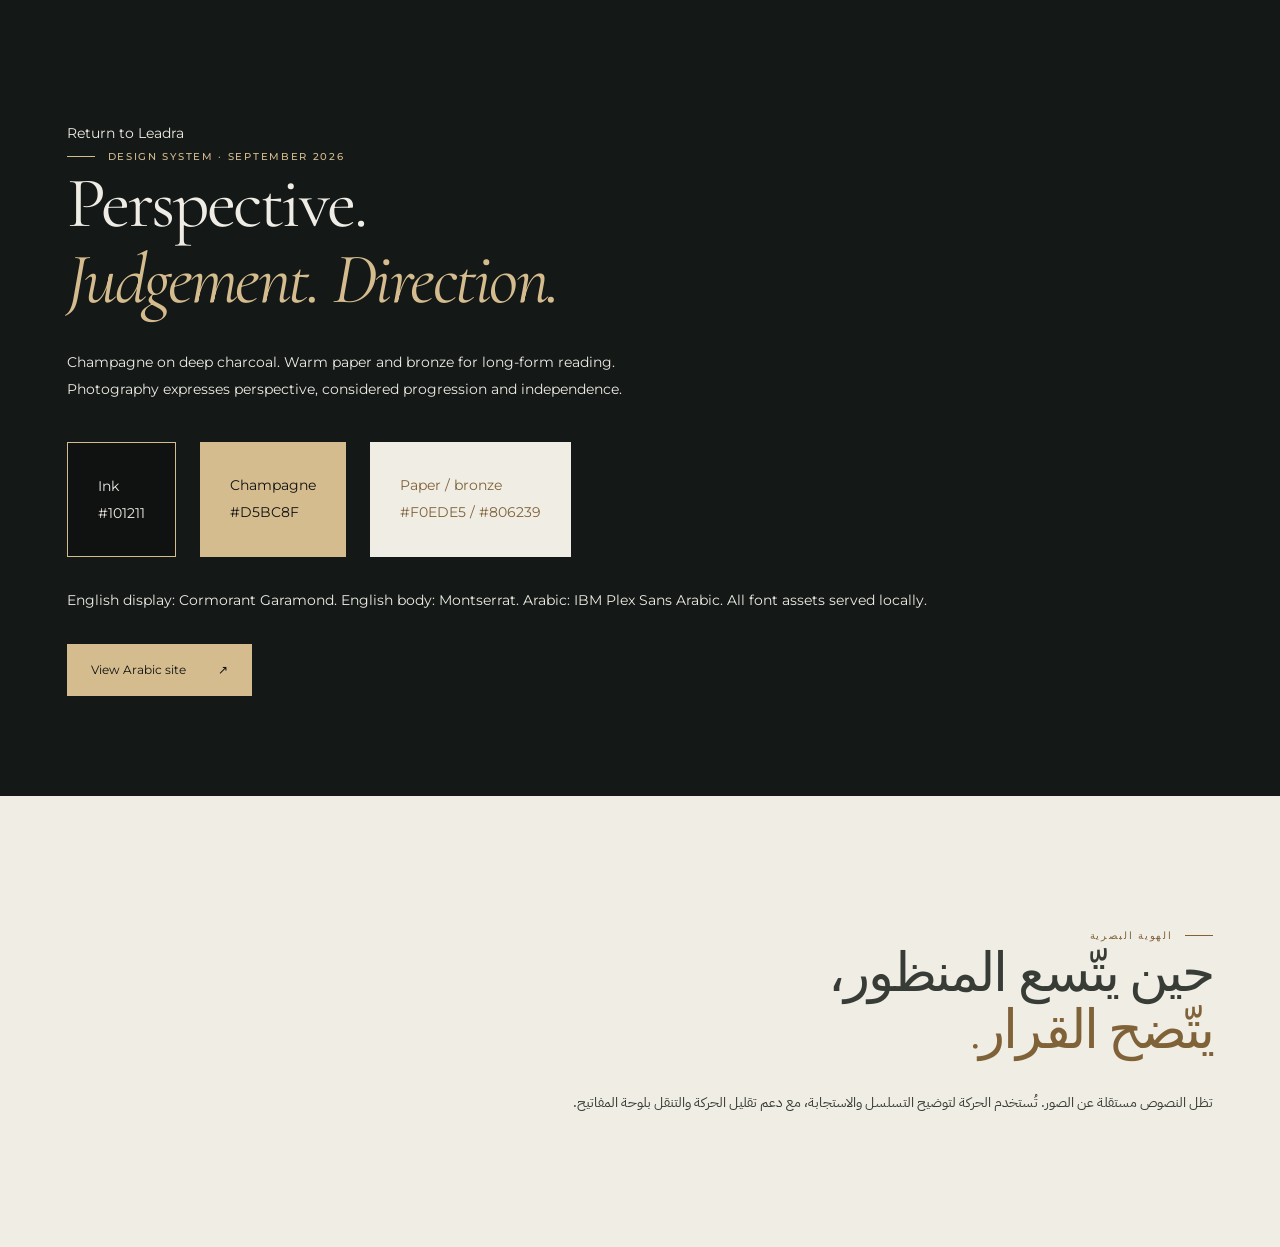
<file: styleguide.html>
<!doctype html><html lang="en"><head><meta charset="utf-8"><meta name="viewport" content="width=device-width,initial-scale=1"><title>Design system — Leadra</title><link rel="stylesheet" href="site.css?v=a3863452bbdb"></head><body><main><section class="expertise"><div class="section-shell"><a href="index.html">Return to Leadra</a><p class="eyebrow">Design system · September 2026</p><h1>Perspective.<br><em>Judgement. Direction.</em></h1><p style="margin-top:30px;max-width:600px">Champagne on deep charcoal. Warm paper and bronze for long-form reading. Photography expresses perspective, considered progression and independence.</p><div style="display:flex;gap:24px;flex-wrap:wrap;margin-top:40px"><div style="padding:30px;background:#101211;border:1px solid #d5bc8f">Ink<br>#101211</div><div style="padding:30px;background:#d5bc8f;color:#101211">Champagne<br>#D5BC8F</div><div style="padding:30px;background:#f0ede5;color:#806239">Paper / bronze<br>#F0EDE5 / #806239</div></div><p style="margin-top:30px">English display: Cormorant Garamond. English body: Montserrat. Arabic: IBM Plex Sans Arabic. All font assets served locally.</p><a class="button" style="margin-top:30px" href="index-ar.html">View Arabic site <span aria-hidden="true">↗</span></a></div></section><section class="about section-light" lang="ar" dir="rtl"><div class="section-shell"><p class="eyebrow">الهوية البصرية</p><h2>حين يتّسع المنظور،<br><em>يتّضح القرار.</em></h2><p style="max-width:650px;margin-top:30px;font-family:'IBM Plex Sans Arabic'">تظل النصوص مستقلة عن الصور. تُستخدم الحركة لتوضيح التسلسل والاستجابة، مع دعم تقليل الحركة والتنقل بلوحة المفاتيح.</p></div></section></main></body></html>
</file>
<file: site.css>
@import url('assets/fonts/fonts.css');
@import url('tokens.css');
*{box-sizing:border-box}html{scroll-behavior:smooth;scroll-padding-top:100px}body{margin:0;background:var(--ink);color:var(--text);font:400 14px/1.9 var(--body);-webkit-font-smoothing:antialiased}html[lang=ar]{--body:'IBM Plex Sans Arabic',Tahoma,sans-serif;--display:'IBM Plex Sans Arabic',Tahoma,sans-serif}html[lang=ar] body{font-size:16px;line-height:1.95}a{color:inherit;text-decoration:none}button,input,textarea{font:inherit}button,a,input,textarea,summary{-webkit-tap-highlight-color:transparent}button{cursor:pointer}button:focus-visible,a:focus-visible,summary:focus-visible,input:focus-visible,textarea:focus-visible{outline:2px solid var(--gold);outline-offset:6px}.section-light :focus-visible{outline-color:var(--bronze)}::selection{background:var(--gold);color:var(--ink)}img{max-width:100%;display:block}p,h1,h2,h3,figure{margin:0}p+p{margin-top:1.1em}em{font-weight:inherit;color:var(--gold)}[lang=ar] em{font-style:normal}h1,h2{font-family:var(--display);font-weight:400;line-height:1.07;text-wrap:balance}h1{font-size:clamp(58px,5.6vw,94px);letter-spacing:-.035em}h2{font-size:clamp(44px,4.2vw,66px);letter-spacing:-.035em}html[lang=ar] h1{font-size:clamp(46px,4.4vw,74px);line-height:1.45;letter-spacing:0;font-weight:300}html[lang=ar] h2{font-size:clamp(34px,3.4vw,54px);line-height:1.5;letter-spacing:0;font-weight:300}h3{font-weight:500}a,button,summary{touch-action:manipulation}.skip{position:fixed;top:10px;inset-inline-start:10px;padding:8px 20px;background:var(--paper);color:var(--ink);z-index:1000;transform:translateY(-180%)}.skip:focus{transform:none}.reading-progress{position:fixed;inset:0 auto auto 0;height:2px;background:var(--gold);width:100%;transform:scaleX(0);transform-origin:left;z-index:100}.header{position:absolute;inset:0 0 auto;z-index:30;border-bottom:1px solid rgba(255,255,255,.13)}.header-inner{height:102px;padding-inline:var(--gutter);display:flex;align-items:center;justify-content:space-between;gap:36px;max-width:1700px;margin:auto}.brand{display:flex;align-items:center;gap:14px;color:var(--gold)}.brand img{width:31px;height:45px;object-fit:contain}.brand>span{font:27px/1 Georgia,serif;letter-spacing:.2em}.brand small{display:block;font:8px/1 var(--body);letter-spacing:.24em;margin-top:10px}.header nav{display:flex;gap:clamp(22px,3vw,48px);font-size:12px}.header nav a{position:relative;padding-block:12px;color:#deded5}.header nav a::after{position:absolute;content:'';bottom:4px;inset-inline:0;height:1px;background:var(--gold);transform:scaleX(0);transition:transform .35s}.header nav a:hover::after{transform:scaleX(1)}.header nav a:last-child{color:var(--gold)}html[lang=ar] .header nav{font-size:14px}.header-actions{display:flex;align-items:center;gap:25px}.language{font-size:12px;line-height:1.5;padding:7px 0;border-bottom:1px solid var(--line)}.menu-toggle{display:none}.hero{position:relative;min-height:790px;height:100svh;max-height:1120px;isolation:isolate;overflow:hidden;background:var(--deep)}.hero-image{position:absolute;inset:-4% 0 -8%;z-index:-3;background:url('assets/editorial/summit.webp') 30% 55%/cover no-repeat;transform:scale(1.035);will-change:transform}.hero-shade{position:absolute;inset:0;z-index:-2;background:linear-gradient(90deg,rgba(10,12,11,.02) 20%,rgba(10,12,11,.3) 52%,rgba(10,12,11,.77)),linear-gradient(0deg,#101211 0%,transparent 30%,rgba(10,12,11,.2) 85%)}.hero-inner{height:100%;max-width:1700px;margin:auto;padding:170px var(--gutter) 120px;display:flex;align-items:center;position:relative;direction:rtl}.hero-copy{width:53%;max-width:730px;direction:ltr}.hero-copy h1{margin-block:28px}.hero-intro{max-width:430px;color:#dddcd4;font-size:14px;line-height:1.95}.hero-copy .button{margin-top:36px}html[lang=ar] .hero-copy{direction:rtl}html[lang=ar] .hero-intro{font-size:17px;max-width:435px}.eyebrow{font-size:10px;letter-spacing:.17em;text-transform:uppercase;display:flex;align-items:center;gap:13px;color:var(--gold);font-weight:500}.eyebrow::before{content:'';height:1px;width:28px;background:currentColor;flex-shrink:0}html[lang=ar] .eyebrow{font-size:13px;letter-spacing:0}.button{display:inline-flex;justify-content:space-between;align-items:center;gap:32px;min-height:52px;border:1px solid var(--gold);padding:12px 23px;background:var(--gold);color:var(--ink);font-size:12px;transition:background .3s,color .3s,transform .3s}.button:hover{background:#ebd6af;transform:translateY(-3px)}html[lang=ar] .button{font-size:15px}.arrow{width:20px;height:20px;flex:0 0 20px;display:inline-flex;align-items:center;justify-content:center;line-height:1;transition:transform .3s}.arrow svg{display:block;width:20px;height:20px;flex:none}html[dir=rtl] .arrow{transform:scaleX(-1)}.hero-caption{position:absolute;left:var(--gutter);bottom:145px;direction:ltr;display:flex;align-items:center;gap:20px;color:#e3d2b2;font-size:9px;line-height:1.8;letter-spacing:.22em}.star{font-size:26px}.hero-bottom{position:absolute;bottom:30px;inset-inline:var(--gutter);display:flex;align-items:center;justify-content:space-between;gap:20px;border-top:1px solid var(--line);padding-top:24px;font-size:10px;color:#bab9ad}.scroll-cue{display:flex;align-items:center;gap:15px}.scroll-line{width:1px;height:27px;background:var(--line);position:relative;overflow:hidden}.scroll-line::after{content:'';position:absolute;inset:0;background:var(--gold);animation:scrollHint 2.8s infinite}.signature{color:var(--gold);font:italic 23px var(--display)}html[lang=ar] .hero-bottom{font-size:12px}html[lang=ar] .signature{font:400 17px var(--body)}.section-shell{max-width:1450px;margin-inline:auto;padding-inline:var(--gutter)}.section-light{background:var(--paper);color:#373d36}.section-light em,.section-light .eyebrow{color:var(--bronze)}.about{padding-block:130px}.about-grid{display:grid;grid-template-columns:1.1fr .9fr;gap:clamp(60px,9vw,145px);align-items:center}.about-copy h2{margin:24px 0 32px}.about-copy p:not(.eyebrow){max-width:550px;color:#666a61}.about-copy .lead{font-size:19px;line-height:1.6;color:var(--ink)!important;margin-bottom:20px}.expertise-tags{display:flex;flex-wrap:wrap;gap:20px;margin-top:35px;padding-top:25px;border-top:1px solid #d3ccbf;font-size:10px;color:var(--bronze)}html[lang=ar] .expertise-tags{font-size:12px}.expertise-tags span::before{content:'✧';padding-inline-end:8px}.architecture{position:relative;margin-top:10px}.image-window{overflow:hidden;aspect-ratio:4/5}.architecture img{width:100%;height:100%;object-fit:cover;transition:transform 1.5s var(--ease)}.architecture:hover img{transform:scale(1.035)}.architecture::before{content:'';position:absolute;inset:-18px 18px 55px -18px;border:1px solid #c5b390;pointer-events:none}.architecture figcaption{display:flex;justify-content:space-between;align-items:center;gap:15px;padding-top:20px;font-size:10px;color:var(--bronze)}html[lang=ar] .architecture figcaption{font-size:13px}.expertise{padding-block:120px 100px;background:#141816;overflow:hidden}.section-heading{display:flex;align-items:end;justify-content:space-between;gap:50px}.section-heading h2{margin-top:24px}.section-intro{max-width:310px;color:var(--muted);font-size:13px}.expertise-grid{display:grid;grid-template-columns:.8fr 1.2fr;align-items:center;gap:80px;margin-top:65px}.compass-art{position:relative;width:100%;aspect-ratio:1;max-width:430px;direction:ltr;display:grid;place-items:center;color:var(--gold);--compass-angle:-28deg}.compass-orbit{position:absolute;border:1px solid #a38c5955;border-radius:50%}.orbit-outer{inset:2%;border-style:dashed;animation:orbit 160s linear infinite}.orbit-inner{inset:10%}.compass-art::before,.compass-art::after{content:'';position:absolute;inset:20%;border:1px solid #a38c5950;transform:rotate(45deg)}.compass-art::after{inset:29%;transform:rotate(0)}.compass-cross{position:absolute;inset:0;background:linear-gradient(90deg,transparent calc(50% - .5px),#a38c5940 50%,transparent calc(50% + .5px)),linear-gradient(transparent calc(50% - .5px),#a38c5940 50%,transparent calc(50% + .5px))}.compass-needle{position:absolute;width:2px;height:88%;background:linear-gradient(transparent,var(--gold),transparent);transform:rotate(var(--compass-angle));transition:transform 1.8s var(--ease)}.compass-needle::before{position:absolute;top:0;left:-3px;content:'';width:8px;height:8px;border:1px solid var(--gold);background:var(--ink);transform:rotate(45deg)}.compass-art img{z-index:1;padding:22px;box-sizing:content-box;background:#141816;width:49px;height:66px}.compass-caption{position:absolute;bottom:-26px;font-size:8px;letter-spacing:.18em;color:#a99b80}.practices{border-top:1px solid var(--line)}.practice{border-bottom:1px solid var(--line)}.practice summary{display:flex;align-items:center;gap:22px;list-style:none;cursor:pointer;padding:27px 0;transition:color .3s}.practice summary::-webkit-details-marker{display:none}.practice summary small{font-size:10px;color:#b5aa94}.practice summary h3{font-family:var(--display);font-size:27px;font-weight:400;line-height:1.4;margin-top:5px}html[lang=ar] .practice summary h3{font-family:var(--body);font-size:23px}html[lang=ar] .practice summary small{font-size:12px}.practice-icon{font:32px Georgia;color:var(--gold);width:34px;flex-shrink:0;text-align:center}.toggle{width:16px;height:16px;position:relative;margin-inline-start:auto;flex-shrink:0}.toggle::before,.toggle::after{content:'';position:absolute;top:7px;inset-inline:0;height:1px;background:var(--gold);transition:transform .3s}.toggle::after{transform:rotate(90deg)}.practice[open] .toggle::after{transform:rotate(0)}.practice[open] summary h3{color:var(--gold)}.practice-content{padding:0 0 28px 56px;color:var(--muted);font-size:13px;animation:panelIn .5s var(--ease)}html[dir=rtl] .practice-content{padding:0 56px 28px 0}.practice-content>h3{display:none}.practice-content .who{color:#d2c3a9;font-size:11px;margin-top:18px}html[lang=ar] .practice-content{font-size:15px}html[lang=ar] .practice-content .who{font-size:13px}.text-link{display:inline-flex;gap:20px;align-items:center;background:none;border:0;border-bottom:1px solid #766a53;padding:0 0 5px;color:var(--gold);font-size:12px;margin-top:24px}.text-link:hover{color:#fff}.independence{position:relative;min-height:750px;display:flex;align-items:center;isolation:isolate;overflow:hidden}.seal-image{position:absolute;inset:0;z-index:-2;background:url('assets/editorial/integrity.webp') 25% 50%/cover no-repeat}.independence::after{content:'';position:absolute;inset:0;z-index:-1;background:linear-gradient(90deg,transparent 10%,rgba(10,12,11,.3) 40%,rgba(10,12,11,.96) 65%),linear-gradient(0deg,#101211,transparent 20%,transparent 80%,#101211)}.independence-inner{width:100%;display:flex;justify-content:flex-end;direction:ltr;padding-block:100px}.independence-copy{width:46%;direction:ltr}html[lang=ar] .independence-copy{direction:rtl}.independence h2{margin:23px 0 30px}.independence-copy>p:not(.eyebrow){color:#c4c4ba;max-width:520px}.scope{margin-top:30px;padding-top:25px;border-top:1px solid var(--line)}.scope h3{font-size:11px;color:var(--gold);font-weight:400}.scope ul{list-style:none;padding:0;margin:15px 0 0;display:grid;grid-template-columns:1fr 1fr;gap:10px 18px;font-size:11px;color:#aaa99f}.scope li::before{content:'—';margin-inline-end:8px;color:#776b54}html[lang=ar] .scope h3,html[lang=ar] .scope ul{font-size:13px}.approach{padding-block:120px}.approach-grid{display:grid;grid-template-columns:1fr 1fr;gap:90px}.approach-heading{align-self:start;position:sticky;top:65px}.approach-heading h2{margin:25px 0}.approach-heading>p:not(.eyebrow){color:#6e7067;max-width:320px}.journey-symbol{margin-top:50px;width:230px}.journey-symbol svg{width:100%;overflow:visible;fill:var(--bronze)}.journey-symbol path{fill:none;stroke-width:1}.journey-track{stroke:#c8c0b1}.journey-fill{stroke:var(--bronze);stroke-width:2;stroke-dasharray:1;stroke-dashoffset:1}.steps{list-style:none;margin:0;padding:0}.steps li{position:relative;display:grid;grid-template-columns:50px 1fr;gap:25px;padding:35px 0;border-top:1px solid #cec8bc}.steps li:first-child{padding-top:0;border-top:0}.steps li:last-child{padding-bottom:0}.step-index{font:italic 35px var(--display);color:var(--bronze);direction:ltr}.steps h3{font-size:17px;color:#272e27;margin:3px 0 12px}.steps p{font-size:13px;color:#696d63}html[lang=ar] .steps p{font-size:15px}html[lang=ar] .step-index{font:italic 35px 'Cormorant Garamond',Georgia,serif}.contact{padding-block:115px;background:radial-gradient(ellipse at 5% 100%,#33322655,transparent 60%),#141816}.contact-grid{display:grid;grid-template-columns:1fr 1fr;gap:100px}.contact-copy h2{margin:25px 0}.contact-copy>p:not(.eyebrow){max-width:400px;color:var(--muted)}.direct-contact{margin-top:35px;display:flex;flex-direction:column;align-items:start;gap:7px}.direct-contact small{color:#a8a99f;font-size:11px}.direct-contact a{font:28px var(--display);color:var(--gold)}html[lang=ar] .direct-contact a{font:28px 'Cormorant Garamond',Georgia,serif}.contact-mark{margin-top:45px;opacity:.35}.contact-mark img{height:88px;width:auto}.contact-form{align-self:center}.form-pair{display:grid;grid-template-columns:1fr 1fr;gap:25px}.field{margin-bottom:26px}.field label{display:block;color:#d5d2c6;font-size:11px;margin-bottom:7px}html[lang=ar] .field label{font-size:14px}input,textarea{border:0;border-bottom:1px solid #6c6e61;background:transparent;color:var(--text);width:100%;border-radius:0;padding:8px 0;font-size:15px;resize:vertical}input{height:42px}input:focus,textarea:focus{border-bottom-color:var(--gold)}.contact-form .button{width:100%;margin-top:4px}.form-hint{color:#a5a79b;font-size:10px;line-height:1.8;margin-top:17px;max-width:480px}html[lang=ar] .form-hint{font-size:12px}#draft-result{margin-top:25px;font-size:12px}#draft-text{font-size:12px}footer{background:#0c0f0d}.footer-top{display:flex;align-items:center;gap:35px;justify-content:space-between;padding-block:55px;border-bottom:1px solid var(--line)}.footer-wordmark{font:42px/1 Georgia,serif;letter-spacing:.2em;color:var(--gold)}.footer-wordmark span{font:italic 16px var(--display);letter-spacing:0;display:block;margin-top:15px}html[lang=ar] .footer-wordmark span{font:14px var(--body)}.footer-top p{color:#a4a69b;font-size:12px}.back-top{border:1px solid var(--line);width:47px;height:47px;display:grid;place-items:center;font-size:22px}.back-top:hover{background:var(--gold);color:var(--ink)}.footer-bottom{position:relative;display:flex;align-items:center;gap:30px;justify-content:space-between;padding-block:25px;color:#a4a69b;font-size:10px}.footer-links{display:flex;gap:25px;margin-inline-start:auto}.motion-toggle{padding:0;background:none;border:0;color:inherit;font-size:inherit}.privacy summary{cursor:pointer;min-height:24px}.privacy p{position:absolute;inset-inline:var(--gutter);bottom:75px;background:#1c221e;border:1px solid var(--line);padding:25px;font-size:13px;z-index:5}.reveal{transition:opacity .9s var(--ease),transform 1.1s var(--ease)}.motion-ready .reveal:not(.is-visible){opacity:0;transform:translateY(35px)}.entrance{animation:entry 1.2s var(--ease) both}.entrance:nth-child(2){animation-delay:.12s}.entrance:nth-child(3){animation-delay:.25s}.entrance:nth-child(4){animation-delay:.38s}.motion-paused,.motion-paused *,.motion-paused *::before,.motion-paused *::after{animation:none!important;transition:none!important;scroll-behavior:auto!important}.motion-paused .reveal{opacity:1!important;transform:none!important}.motion-paused .hero-image{transform:none!important}
@keyframes entry{from{opacity:0;transform:translateY(26px)}to{opacity:1;transform:none}}@keyframes panelIn{from{opacity:0;transform:translateY(8px)}to{opacity:1;transform:none}}@keyframes orbit{to{transform:rotate(360deg)}}@keyframes scrollHint{0%{transform:translateY(-100%)}60%,100%{transform:translateY(110%)}}
@media(min-width:1600px){.hero-image{background-position:center 50%}.hero-copy{width:48%}}
@media(max-width:1050px){.header-inner{gap:20px}.header nav{gap:20px}.brand>span{font-size:22px}.hero{min-height:730px}.hero-copy{width:57%}.hero h1{font-size:62px}html[lang=ar] .hero h1{font-size:50px}.about-grid{gap:60px}.expertise-grid{gap:45px}.approach-grid,.contact-grid{gap:60px}.hero-foot{display:none}.independence-copy{width:53%}}
@media(max-width:760px){html{scroll-padding-top:24px}.header-inner{height:85px}.brand>span{font-size:23px}.brand small{font-size:7px}.brand img{height:39px;width:28px}.header-actions{gap:18px}.language{font-size:11px}.menu-toggle{display:flex;flex-direction:column;justify-content:center;gap:6px;padding:10px 4px;width:29px;height:40px;background:none;border:0}.menu-toggle span{display:block;width:22px;height:1px;background:var(--gold);transition:transform .3s}.menu-toggle[aria-expanded=true] span:first-child{transform:translateY(3.5px) rotate(45deg)}.menu-toggle[aria-expanded=true] span:last-child{transform:translateY(-3.5px) rotate(-45deg)}.header nav{display:none;position:absolute;top:84px;inset-inline:0;background:#111713;border-bottom:1px solid var(--line);padding:25px var(--gutter);flex-direction:column;gap:5px;font-size:17px!important;box-shadow:0 20px 30px #0005}.header nav.is-open{display:flex}.header nav a{padding:12px 0}.hero{height:920px;min-height:860px;max-height:none}.hero-inner{padding:130px var(--gutter) 260px;align-items:flex-start}.hero-copy{width:100%;max-width:520px}.hero h1{font-size:clamp(43px,8vw,62px);line-height:1.1;margin:25px 0}html[lang=ar] .hero h1{font-size:clamp(37px,7.8vw,56px);line-height:1.5}.hero-intro{font-size:13px;max-width:390px!important}html[lang=ar] .hero-intro{font-size:16px}.hero-copy .button{margin-top:25px}.hero-image{inset:0;background-size:auto 720px;background-position:23% 100%;transform:none}.hero-shade{background:linear-gradient(180deg,#0d1110 8%,rgba(13,17,16,.96) 25%,rgba(13,17,16,.6) 47%,transparent 65%,#101211 100%)}.hero-caption{bottom:115px;font-size:8px;left:auto;right:var(--gutter)}.hero-bottom{bottom:24px;padding-top:17px}.eyebrow{font-size:9px}.about,.expertise,.approach,.contact{padding-block:75px}.about-grid{grid-template-columns:1fr;gap:55px}.about-copy h2{margin:22px 0 25px}.about-copy .lead{font-size:18px}.about-copy p{font-size:13px}html[lang=ar] .about-copy p{font-size:15px}.architecture{max-width:440px;width:calc(100% - 14px);margin-inline:auto}.image-window{aspect-ratio:5/5.5}.section-heading{display:block}.section-intro{margin-top:23px;max-width:400px}.expertise-grid{grid-template-columns:1fr;margin-top:30px;gap:40px}.compass-art{width:240px;justify-self:center;order:2;margin-block:20px}.compass-art img{width:35px;height:48px;padding:15px}.compass-caption{font-size:6px}.practice summary{padding-block:24px;gap:16px}.practice summary h3{font-size:24px}html[lang=ar] .practice summary h3{font-size:21px}.practice-content{padding-inline-start:50px}.independence{min-height:1000px;align-items:start}.independence-inner{padding-block:70px 390px}.independence-copy{width:100%}.seal-image{background-size:auto 580px;background-position:25% 100%;background-repeat:no-repeat}.independence::after{background:linear-gradient(180deg,#101211 30%,rgba(16,18,17,.85) 51%,transparent 72%,#101211 100%)}.independence-copy>p:not(.eyebrow){font-size:13px}html[lang=ar] .independence-copy>p:not(.eyebrow){font-size:15px}.scope ul{gap:10px;font-size:10px}.approach-grid{grid-template-columns:1fr;gap:35px}.approach-heading{position:static}.journey-symbol{display:none}.steps li:first-child{padding-top:30px;border-top:1px solid #cec8bc}.steps li{gap:15px;grid-template-columns:38px 1fr;padding-block:28px}.steps h3{font-size:16px}.contact-grid{grid-template-columns:1fr;gap:42px}.contact-mark{display:none}.contact-copy>p:not(.eyebrow){font-size:13px}html[lang=ar] .contact-copy>p:not(.eyebrow){font-size:15px}.footer-top{flex-wrap:wrap;padding-block:35px;gap:28px}.footer-wordmark{font-size:31px}.footer-top p{font-size:10px;order:3;width:100%}.footer-bottom{flex-wrap:wrap;gap:20px;font-size:10px}.footer-bottom>small{width:100%;order:3}.footer-links{margin-inline-start:0;margin-inline-end:auto}.privacy p{bottom:120px}.form-pair{grid-template-columns:1fr;gap:0}h2{font-size:45px}html[lang=ar] h2{font-size:36px}.contact h2{font-size:52px}.scope h3{font-size:12px}.expertise-tags{gap:14px}}
@media(max-width:370px){.hero{height:940px}.hero h1{font-size:40px}html[lang=ar] .hero h1{font-size:35px}.hero-caption{bottom:105px}.header-actions{gap:9px}.brand{gap:9px}.brand>span{font-size:20px}.brand small{font-size:6px}.hero .eyebrow{font-size:11px}.button{gap:20px}.practice summary h3{font-size:22px}html[lang=ar] .practice summary h3{font-size:19px}html[lang=ar] h2{font-size:32px}.independence{min-height:1080px}.scope ul{grid-template-columns:1fr 1fr}.step-index{font-size:28px}.hero-bottom .signature{font-size:15px}}
@media(prefers-reduced-motion:reduce){html{scroll-behavior:auto}*,*::before,*::after{animation:none!important;transition:none!important}.motion-ready .reveal{opacity:1!important;transform:none!important}.hero-image{transform:none!important}}

/* Scroll-linked expertise: readable chapters with a persistent visual companion. */
.expertise{overflow:visible}
.expertise-grid{align-items:start}
.compass-art{position:sticky;top:clamp(80px,calc(50svh - 215px),240px);align-self:start;margin-top:40px;--orbit-angle:0deg}
.orbit-outer{animation:none;transform:rotate(var(--orbit-angle));transition:transform .18s linear}
.compass-needle{transition:transform .18s linear}
.compass-core{position:relative;display:grid;place-items:center;width:112px;height:112px;z-index:2;background:#141816;border-radius:50%;box-shadow:0 0 35px 13px #141816}
.compass-glyph{position:absolute;width:78px;height:78px;opacity:0;transform:scale(.82) rotate(-8deg);transition:opacity .45s var(--ease),transform .65s var(--ease);color:var(--gold)}
.compass-glyph svg{display:block;width:100%;height:100%;stroke-width:1.1}
.compass-art[data-active="0"] .glyph-0,.compass-art[data-active="1"] .glyph-1,.compass-art[data-active="2"] .glyph-2{opacity:1;transform:scale(1) rotate(0)}
.compass-caption{width:100%;height:28px;bottom:-45px;font-size:11px;letter-spacing:.03em;text-align:center;direction:ltr}
html[lang=ar] .compass-caption{font-family:var(--body);font-size:15px;letter-spacing:0;direction:rtl}
.compass-label{position:absolute;inset:0;opacity:0;transform:translateY(5px);transition:opacity .35s,transform .45s}
.compass-art[data-active="0"] .label-0,.compass-art[data-active="1"] .label-1,.compass-art[data-active="2"] .label-2{opacity:1;transform:none}
.practices{border-top:0}
.practice{position:relative;padding:52px 0;min-height:clamp(400px,62svh,620px);border-top:1px solid var(--line);border-bottom:0;display:flex;flex-direction:column;justify-content:center;scroll-margin-top:160px}
.practice::before{content:'';position:absolute;inset-inline-end:-18px;top:50px;bottom:50px;width:2px;background:var(--gold);transform:scaleY(0);transition:transform .6s var(--ease);transform-origin:top}
.practice.is-active::before{transform:scaleY(1)}
.practice-heading{display:flex;align-items:center;gap:22px;margin-bottom:25px}
.practice-heading h3{font-family:var(--display);font-size:29px;font-weight:400;line-height:1.4;margin-top:7px;transition:color .4s}
.practice.is-active .practice-heading h3{color:var(--gold)}
html[lang=ar] .practice-heading h3{font-family:var(--body);font-size:25px}
.practice-question{font-size:11px;color:#b5aa94;line-height:1.7}
html[lang=ar] .practice-question{font-size:13px}
.practice-icon{width:42px;height:42px;font-size:initial;display:block}
.practice-icon svg{display:block;width:100%;height:100%}
.practice-content,html[dir=rtl] .practice-content{padding:0;padding-inline-start:64px;animation:none;font-size:14px}
html[lang=ar] .practice-content{font-size:16px}
@media(max-width:1050px) and (min-width:761px){.expertise-grid{grid-template-columns:.75fr 1.25fr}.practice-heading{gap:15px}.practice-content,html[dir=rtl] .practice-content{padding-inline-start:0}.practice-heading h3{font-size:26px}html[lang=ar] .practice-heading h3{font-size:22px}.compass-core{width:88px;height:88px}.compass-glyph{width:65px;height:65px}}
@media(max-width:760px){
 .expertise-grid{display:block;margin-top:30px}
 .compass-art{z-index:6;top:0;margin:0 -4px 16px;width:calc(100% + 8px);max-width:none;height:190px;aspect-ratio:auto;background:linear-gradient(#141816 0%,#141816 88%,#14181600 100%);border-bottom:1px solid var(--line)}
 .compass-orbit.orbit-outer{width:140px;height:140px;inset:7px auto auto calc(50% - 70px)}
 .compass-orbit.orbit-inner{width:120px;height:120px;inset:17px auto auto calc(50% - 60px)}
 .compass-art::before{width:90px;height:90px;inset:32px auto auto calc(50% - 45px)}
 .compass-art::after{width:64px;height:64px;inset:45px auto auto calc(50% - 32px)}
 .compass-cross{width:150px;height:150px;inset:2px auto auto calc(50% - 75px)}
 .compass-needle{height:135px;inset:9px auto auto calc(50% - 1px)}
 .compass-core{width:58px;height:58px;position:absolute;top:77px;left:50%;transform:translate(-50%,-50%);box-shadow:0 0 10px 4px #141816}
 .compass-glyph{width:46px;height:46px}
 .compass-glyph svg{stroke-width:1.6}
 .compass-caption{bottom:6px;height:25px;font-size:11px}
 html[lang=ar] .compass-caption{font-size:13px}
 .practice{min-height:480px;padding:34px 0;scroll-margin-top:210px}
 .practice-heading{gap:15px;margin-bottom:22px}
 .practice-heading h3{font-size:26px}
 html[lang=ar] .practice-heading h3{font-size:22px}
 .practice-content,html[dir=rtl] .practice-content{padding:0;font-size:13px}
 html[lang=ar] .practice-content{font-size:15px}
 .practice-icon{width:36px;height:36px}
 .practice::before{inset-inline-end:-12px;top:35px;bottom:35px}
}
@media(prefers-reduced-motion:reduce){.compass-needle,.orbit-outer{transform:none!important}.compass-glyph,.compass-label{transition:none!important}}
.motion-paused .compass-needle,.motion-paused .orbit-outer{transform:none!important}

/* Bound icon geometry independently of the SVG intrinsic aspect ratio. */
.practice-icon{flex:0 0 28px;width:28px;height:28px;max-width:28px;max-height:28px}
.practice-icon svg{width:100%;height:100%;max-width:100%;max-height:100%}
@media(max-width:760px){.practice-icon{flex-basis:24px;width:24px;height:24px;max-width:24px;max-height:24px}}

/* Final copy v2: four practices and the supplied people/promise sections. */
.compass-art[data-active="3"] .glyph-3{opacity:1;transform:scale(1) rotate(0)}
.compass-art[data-active="3"] .label-3{opacity:1;transform:none}
.people{padding-block:95px;border-top:1px solid #cec8bc}
.people-grid,.promise-grid{display:grid;grid-template-columns:1fr 1fr;gap:90px;align-items:center}
.people h2,.promise h2{margin-block:24px}
.people .lead,.advisory-copy p,.promise-body{color:#696d63}
.people .lead{font-size:18px;max-width:450px}
.advisory-copy h3,.search-note h3{font-size:18px;margin-bottom:18px}
.advisory-copy p,.promise-body{font-size:16px;line-height:1.95}
.search-note{margin-top:36px;padding-top:30px;border-top:1px solid var(--line)}
.search-note p{color:var(--muted);font-size:14px;line-height:1.95}
html[lang=ar] .search-note p{font-size:16px}
.expertise .section-intro{max-width:440px}
html[lang=ar] .eyebrow,html[lang=ar] .practice-question,html[lang=ar] label{letter-spacing:0}
@media(max-width:1050px){.people-grid,.promise-grid{gap:50px}}
@media(max-width:760px){.people{padding-block:75px}.people-grid,.promise-grid{grid-template-columns:1fr;gap:30px}.advisory-copy p,.promise-body{font-size:15px}.hero{min-height:900px}.hero-inner{padding-top:145px;padding-bottom:115px}.hero-copy h1{margin-block:22px}.hero-intro{max-width:440px!important}}

/* The source copy leaves identity details as explicit placeholders. */
.people-grid{grid-template-columns:1fr 1fr;align-items:start}
.founder-cards{grid-column:1 / -1;display:grid;grid-template-columns:1fr 1fr;gap:18px;margin-block:8px 22px}
.person-card{min-height:190px;padding:32px;border:1px solid #cfc5b5;background:#f2eee6;color:#343934;display:flex;align-items:center}
.person-card p{margin:0;font-size:16px;line-height:1.9}
.advisory-copy{grid-column:1 / -1;border-top:1px solid #cfc5b5;padding-top:28px}
.advisory-member{margin-top:22px!important;padding:24px 28px;border:1px solid #cfc5b5;background:#f2eee6}
html[lang=ar] .person-card p,html[lang=ar] .advisory-member{font-size:17px;letter-spacing:0}
@media(max-width:760px){.people-grid,.founder-cards{grid-template-columns:1fr}.founder-cards{gap:14px}.person-card{min-height:150px;padding:25px}.advisory-copy{grid-column:1}}

/* Founder and advisory layouts preserve the exact source placeholder text. */
.founder-cards{gap:22px;margin-block:12px 38px}
.person-card{padding:0;min-height:260px;display:grid;grid-template-columns:32% minmax(0,1fr);align-items:stretch;overflow:hidden;background:#f7f3ea;border:1px solid #d6cbbb;box-shadow:0 18px 50px rgba(20,24,21,.045);transition:transform .45s var(--ease),box-shadow .45s var(--ease)}
.person-card:hover{transform:translateY(-5px);box-shadow:0 24px 60px rgba(20,24,21,.095)}
.person-card-visual{position:relative;display:grid;place-items:center;min-height:100%;background:radial-gradient(circle at 70% 20%,#9d8b6733,transparent 45%),#161b18;border-inline-end:1px solid #b39b6b33;overflow:hidden}
.person-card-visual::before{content:'';position:absolute;width:180px;height:180px;border:1px solid #c6ab7440;border-radius:50%;transform:translate(-10%,35%)}
.person-card-visual::after{content:'';position:absolute;inset:14px;border:1px solid #c6ab7430}
.person-card-visual img{width:54px;height:auto;max-height:78px;position:relative;z-index:1;opacity:.82;filter:brightness(0) saturate(100%) invert(87%) sepia(17%) saturate(331%) hue-rotate(351deg) brightness(92%)}
.person-card-copy{padding:32px 30px;min-width:0;align-self:center}
.person-card-kicker,.advisory-member-kicker{display:block;color:#8f7651;font-size:11px;letter-spacing:.12em;margin-bottom:14px}
.person-card-name{font-family:var(--display);font-size:clamp(28px,2.7vw,40px);font-weight:400;line-height:1.25;margin:0 0 8px;color:#202820}
.person-card-role{font-size:14px!important;line-height:1.65!important;color:#343b35;margin:0!important}
.person-card-bio{border-top:1px solid #d9d0c2;margin-top:18px!important;padding-top:15px;color:#76786e;font-size:13px!important;line-height:1.8!important}
.advisory-copy{padding-top:38px}
.advisory-copy>p:not(.advisory-member){max-width:760px}
.advisory-member{margin-top:26px!important;padding:0;display:flex;align-items:center;gap:25px;max-width:760px;min-height:116px;overflow:hidden}
.advisory-member-mark{width:92px;align-self:stretch;flex:0 0 92px;background:#1b211c;display:grid;place-items:center}
.advisory-member-mark::before{content:'✦';font:25px Georgia,serif;color:#d7c5a3}
.advisory-member-copy{padding:18px 24px 18px 0}
.advisory-member-kicker{margin-bottom:4px}
.advisory-member-name{font-size:18px;color:#252c26;font-weight:500}
.advisory-member-role{font-size:14px;color:#555c53}
.advisory-member-note{display:block;font-size:12px;color:#777b71;margin-top:7px}
html[dir=rtl] .advisory-member-copy{padding:18px 0 18px 24px}
html[lang=ar] .person-card-kicker,html[lang=ar] .advisory-member-kicker{letter-spacing:0;font-size:13px}
html[lang=ar] .person-card-name{font-family:var(--body);font-size:32px}
html[lang=ar] .person-card-role{font-size:16px!important}
html[lang=ar] .person-card-bio{font-size:14px!important}
@media(max-width:1050px){.person-card{grid-template-columns:28% minmax(0,1fr)}.person-card-copy{padding:25px}.person-card-visual img{width:44px}}
@media(max-width:760px){.founder-cards{gap:16px;margin-block:12px 22px}.person-card{min-height:215px;grid-template-columns:28% minmax(0,1fr)}.person-card-copy{padding:21px 18px}.person-card-name,html[lang=ar] .person-card-name{font-size:27px}.person-card-bio{margin-top:13px!important;padding-top:11px}.advisory-member{gap:16px}.advisory-member-mark{width:66px;flex-basis:66px}.advisory-member-copy{padding-block:15px}}

.footer-email{color:var(--gold);font-size:12px;white-space:nowrap;border-bottom:1px solid #a9957555;padding-block:6px}
.footer-email:hover{border-bottom-color:var(--gold)}
html[lang=ar] .footer-email{letter-spacing:0}
@media(max-width:760px){.footer-top{flex-wrap:wrap}.footer-email{order:3;width:100%;max-width:max-content}}

.person-card-kicker{display:block}
.person-card-role{display:block}

/* Editorial people portraits, in Leadra's obsidian and champagne palette. */
.people.section-light{background:#111713;color:#f0ece2;border-top:1px solid #c6ab7433;padding-block:90px 80px;overflow:hidden}
.people-grid{display:block}
.people-heading{display:grid;grid-template-columns:1fr 1fr;align-items:end;gap:0 60px;margin-bottom:56px}
.people-heading .eyebrow{grid-column:1 / -1;color:#cdb98f}
.people-heading h2{margin:20px 0 0;color:#f0ece2}
.people-heading .lead{margin:0 0 8px;color:#b8bdaf;font-size:17px;max-width:330px;justify-self:end}
.founder-cards{gap:32px;margin:0 0 65px}
.person-card--profile{grid-column:1 / -1;position:relative;display:grid;grid-template-columns:minmax(0,.9fr) minmax(0,1.1fr);gap:clamp(30px,6vw,90px);min-height:0;overflow:visible;border:0;background:none;box-shadow:none;align-items:center;padding:0 0 45px;border-bottom:1px solid #c6ab7433}
.person-card--profile:hover{transform:none;box-shadow:none}
.profile-portrait{position:relative;margin:0;background:#111713;aspect-ratio:4/5;max-height:590px;overflow:hidden;isolation:isolate}
.profile-portrait::after{content:'';position:absolute;inset:0;pointer-events:none;background:linear-gradient(0deg,#111713 0%,#11171300 29%),linear-gradient(90deg,#11171333,transparent 25%,transparent 80%,#11171355);border:1px solid #c6ab7426}
.profile-portrait img{display:block;width:100%;height:100%;object-fit:cover;object-position:center 30%;filter:saturate(.35);transition:filter .8s,transform 1.2s var(--ease)}
@media(hover:hover) and (prefers-reduced-motion:no-preference){.person-card--profile:hover .profile-portrait img{filter:saturate(.7);transform:scale(1.018)}}
.person-card--profile .person-card-copy{padding:28px 0 40px;position:relative;align-self:center}
.person-card--profile .person-card-copy::before{content:'';display:block;width:52px;height:1px;background:#cdb98f;margin-bottom:32px}
.person-card--profile .person-card-name{font-size:clamp(38px,4.1vw,60px);line-height:1.1;max-width:520px;margin:0 0 20px;text-wrap:balance;color:#dfcfac}
.person-card--profile .person-card-role{color:#d6d9ce;font-size:12px!important;letter-spacing:.13em;line-height:1.8!important}
.person-card--profile .person-card-bio{font-size:16px!important;line-height:1.95!important;color:#b8bdaf;margin-top:30px!important;padding-top:26px;border-top:1px solid #c6ab7433}
html[lang=ar] .person-card--profile .person-card-name{font-size:clamp(34px,3.5vw,50px);line-height:1.5}
html[lang=ar] .person-card--profile .person-card-role{font-size:17px!important;letter-spacing:0}
html[lang=ar] .person-card--profile .person-card-bio{font-size:18px!important;line-height:2!important}
.people .person-card:not(.person-card--profile){background:#18201a;border-color:#c6ab7433;box-shadow:none;min-height:190px}
.people .person-card:not(.person-card--profile) .person-card-name{color:#ddd4bf}
.people .person-card:not(.person-card--profile) .person-card-role{color:#c2c7ba}
.people .person-card:not(.person-card--profile) .person-card-bio{color:#aeb6a6;border-color:#c6ab7433}
.people .advisory-copy{border-color:#c6ab7433;padding-top:35px}
.people .advisory-copy h3{color:#dfcfac;font-weight:400;font-size:26px}
.people .advisory-copy>p{color:#b8bdaf}
.people .advisory-member{background:#18201a;border-color:#c6ab7433}
.people .advisory-member-name{color:#e4dbc6}
.people .advisory-member-role,.people .advisory-member-note{color:#b8bdaf}
@media(max-width:900px){.person-card--profile{gap:35px;grid-template-columns:42% minmax(0,1fr)}.person-card--profile .person-card-bio{font-size:15px!important}html[lang=ar] .person-card--profile .person-card-bio{font-size:16px!important}.people-heading{gap:0 25px}}
@media(max-width:600px){.people.section-light{padding-block:65px}.people-heading{display:block;margin-bottom:35px}.people-heading h2{margin:17px 0}.people-heading .lead{font-size:15px;max-width:none}.person-card--profile{grid-template-columns:minmax(0,1fr);gap:0;padding-bottom:35px}.profile-portrait{width:100%;aspect-ratio:4/4.7;max-height:540px}.profile-portrait img{object-position:center 30%}.person-card--profile .person-card-copy{padding:12px 3px 0}.person-card--profile .person-card-copy::before{margin-bottom:23px;width:36px}.person-card--profile .person-card-name{font-size:38px;margin-bottom:14px}html[lang=ar] .person-card--profile .person-card-name{font-size:32px}.person-card--profile .person-card-role{font-size:11px!important}html[lang=ar] .person-card--profile .person-card-role{font-size:15px!important}.person-card--profile .person-card-bio{margin-top:22px!important;padding-top:20px}.founder-cards{margin-bottom:35px}.people .advisory-copy h3{font-size:23px}}

/* Natural portrait color and compact advisory board cards. */
.profile-portrait img,.person-card--profile:hover .profile-portrait img{filter:none}
.advisory-cards{display:grid;grid-template-columns:repeat(3,minmax(0,1fr));gap:24px;margin-top:32px;max-width:920px}
.advisory-cards .person-card--profile{grid-column:auto;display:block;border:1px solid #c6ab7433;padding:0;overflow:hidden;background:#161d17}
.advisory-cards .profile-portrait{aspect-ratio:4/4.7;max-height:320px}
.advisory-cards .person-card-copy{padding:20px 18px 24px}
.advisory-cards .person-card-copy::before{display:none}
.advisory-cards .person-card-name,html[lang=ar] .advisory-cards .person-card-name{font-size:25px;line-height:1.45;margin:0}
.advisor-placeholder{border:1px dashed #c6ab7440;min-height:240px;display:flex;flex-direction:column;align-items:center;justify-content:center;gap:25px;background:#151c16;color:#ada58f;font-size:12px}
.advisor-placeholder img{width:40px;height:54px;opacity:.7}
@media(max-width:600px){.advisory-cards{grid-template-columns:repeat(2,minmax(0,1fr));gap:14px}.advisory-cards .person-card-name,html[lang=ar] .advisory-cards .person-card-name{font-size:20px}.advisory-cards .person-card-copy{padding:14px 12px 18px}.advisor-placeholder{min-height:210px}}

/* Centered advisory portraits share one medium card size. */
.advisory-cards{max-width:960px;margin:36px auto 0;gap:28px;align-items:stretch}
.advisory-cards .profile-portrait{aspect-ratio:4/5;max-height:none;width:100%}
.advisory-cards .person-card-copy{text-align:center;padding:22px 14px;min-height:98px;display:grid;place-items:center}
.advisory-cards .person-card-name,html[lang=ar] .advisory-cards .person-card-name{font-size:24px}
@media(max-width:600px){
 .advisory-cards{grid-template-columns:repeat(2,minmax(0,170px));justify-content:center;gap:16px 12px;max-width:352px;margin-top:26px}
 .advisory-cards .person-card--profile:last-child:nth-child(odd){grid-column:1/-1;width:calc((100% - 12px)/2);justify-self:center}
 .advisory-cards .profile-portrait{aspect-ratio:4/5}
 .advisory-cards .person-card-copy{min-height:70px;padding:12px 8px}
 .advisory-cards .person-card-name,html[lang=ar] .advisory-cards .person-card-name{font-size:18px;line-height:1.5;overflow-wrap:normal}
}

/* Seamless portrait edges within advisory cards. */
.advisory-cards .profile-portrait img{position:absolute;inset:0;width:100%;height:100%}
.advisory-cards .profile-portrait::after{border:0;background:linear-gradient(0deg,#161d17 0px,#161d17 2px,transparent 30%)}

/* Blend founder portraits cleanly into the section background. */
.founder-cards .profile-portrait img{position:absolute;inset:0;width:100%;height:100%}
.founder-cards .profile-portrait::after{border:0;background:linear-gradient(0deg,#111713 0px,#111713 2px,transparent 29%),linear-gradient(90deg,#11171333,transparent 25%,transparent 80%,#11171355)}
</file>
<file: partners.css>
/* A continuous, restrained ribbon of partner identities. */
.partners-sample{background:#111713;padding:48px 0 40px;border-top:1px solid #c6ab7426;scroll-margin-top:100px}
.partners-heading{display:flex;align-items:center;gap:28px;margin-bottom:22px}
.partners-heading::after{content:"";height:1px;flex:1;background:#c6ab7429}
.partners-heading h2,html[lang=ar] .partners-heading h2{font-size:clamp(25px,2.8vw,36px);font-weight:300;color:#e8ddc5;margin:0;white-space:nowrap}
.partners-ribbon{direction:ltr;overflow-x:auto;overflow-y:hidden;scrollbar-width:none;mask-image:linear-gradient(90deg,transparent,#000 5%,#000 95%,transparent);-webkit-mask-image:linear-gradient(90deg,transparent,#000 5%,#000 95%,transparent)}
.partners-ribbon::-webkit-scrollbar{display:none}
.partners-track{display:flex;width:max-content;animation:partners-drift 65s linear infinite}
.partners-group{display:flex;flex:none;align-items:center}
.partner-mark{width:200px;height:112px;flex:none;display:grid;place-items:center;padding:14px 30px}
.partner-mark img{display:block;width:100%;height:100%;max-height:80px;object-fit:contain;filter:brightness(0) saturate(100%) invert(90%) sepia(12%) saturate(400%) hue-rotate(354deg);opacity:.82;transition:opacity .3s}
.partner-mark img[src*="misk"],.partner-mark img[src*="finance"],.partner-mark img[src*="interior"]{transform:scale(1.3)}
.partner-mark:hover img{opacity:1}
.partners-ribbon:hover .partners-track,.partners-ribbon:focus-within .partners-track,.partners-ribbon:active .partners-track,.motion-paused .partners-track{animation-play-state:paused}
.partners-ribbon:focus-visible{outline:1px solid #c6ab74;outline-offset:5px}
@keyframes partners-drift{to{transform:translateX(-50%)}}
@media(max-width:600px){.partners-sample{padding:32px 0 26px}.partners-heading{margin-bottom:12px;gap:18px}.partner-mark{width:156px;height:92px;padding:12px 24px}.partner-mark img{max-height:65px}.partners-track{animation-duration:58s}}
@media(prefers-reduced-motion:reduce){.partners-track{animation:none}.partners-group[aria-hidden]{display:none}.partner-mark img{transition:none}}

.company-logo{display:block;width:100%;height:62px;overflow:hidden;opacity:.82;transition:opacity .3s}.partner-mark:hover .company-logo{opacity:1}@media(max-width:600px){.company-logo{height:48px}}
</file>
<file: button-signature.css>
/* Local approved button direction: seal + centered signature return control. */
.button{border-radius:14px}
.brand-button-seal{display:inline-flex;align-items:center;justify-content:center;flex:0 0 32px;width:32px;height:32px;border:1px solid currentColor;border-color:color-mix(in srgb,currentColor 25%,transparent);border-radius:50%}
.brand-button-seal svg{display:block;width:16px;height:23px;fill:currentColor}
.back-top{position:relative;display:inline-flex;flex-direction:column;align-items:center;justify-content:center;gap:0;width:54px;height:58px;min-width:54px;padding:8px 10px;border-radius:17px 6px 17px 6px;color:var(--gold);overflow:hidden}
.back-top .brand-up-arrow{display:block;width:22px;height:24px;flex:none}
.back-top .brand-up-base{display:block;width:24px;height:15px;fill:currentColor;flex:none;margin:1px 0 0;transform:none}
.button:focus-visible,.back-top:focus-visible{outline:2px solid var(--gold);outline-offset:5px}
</file>
